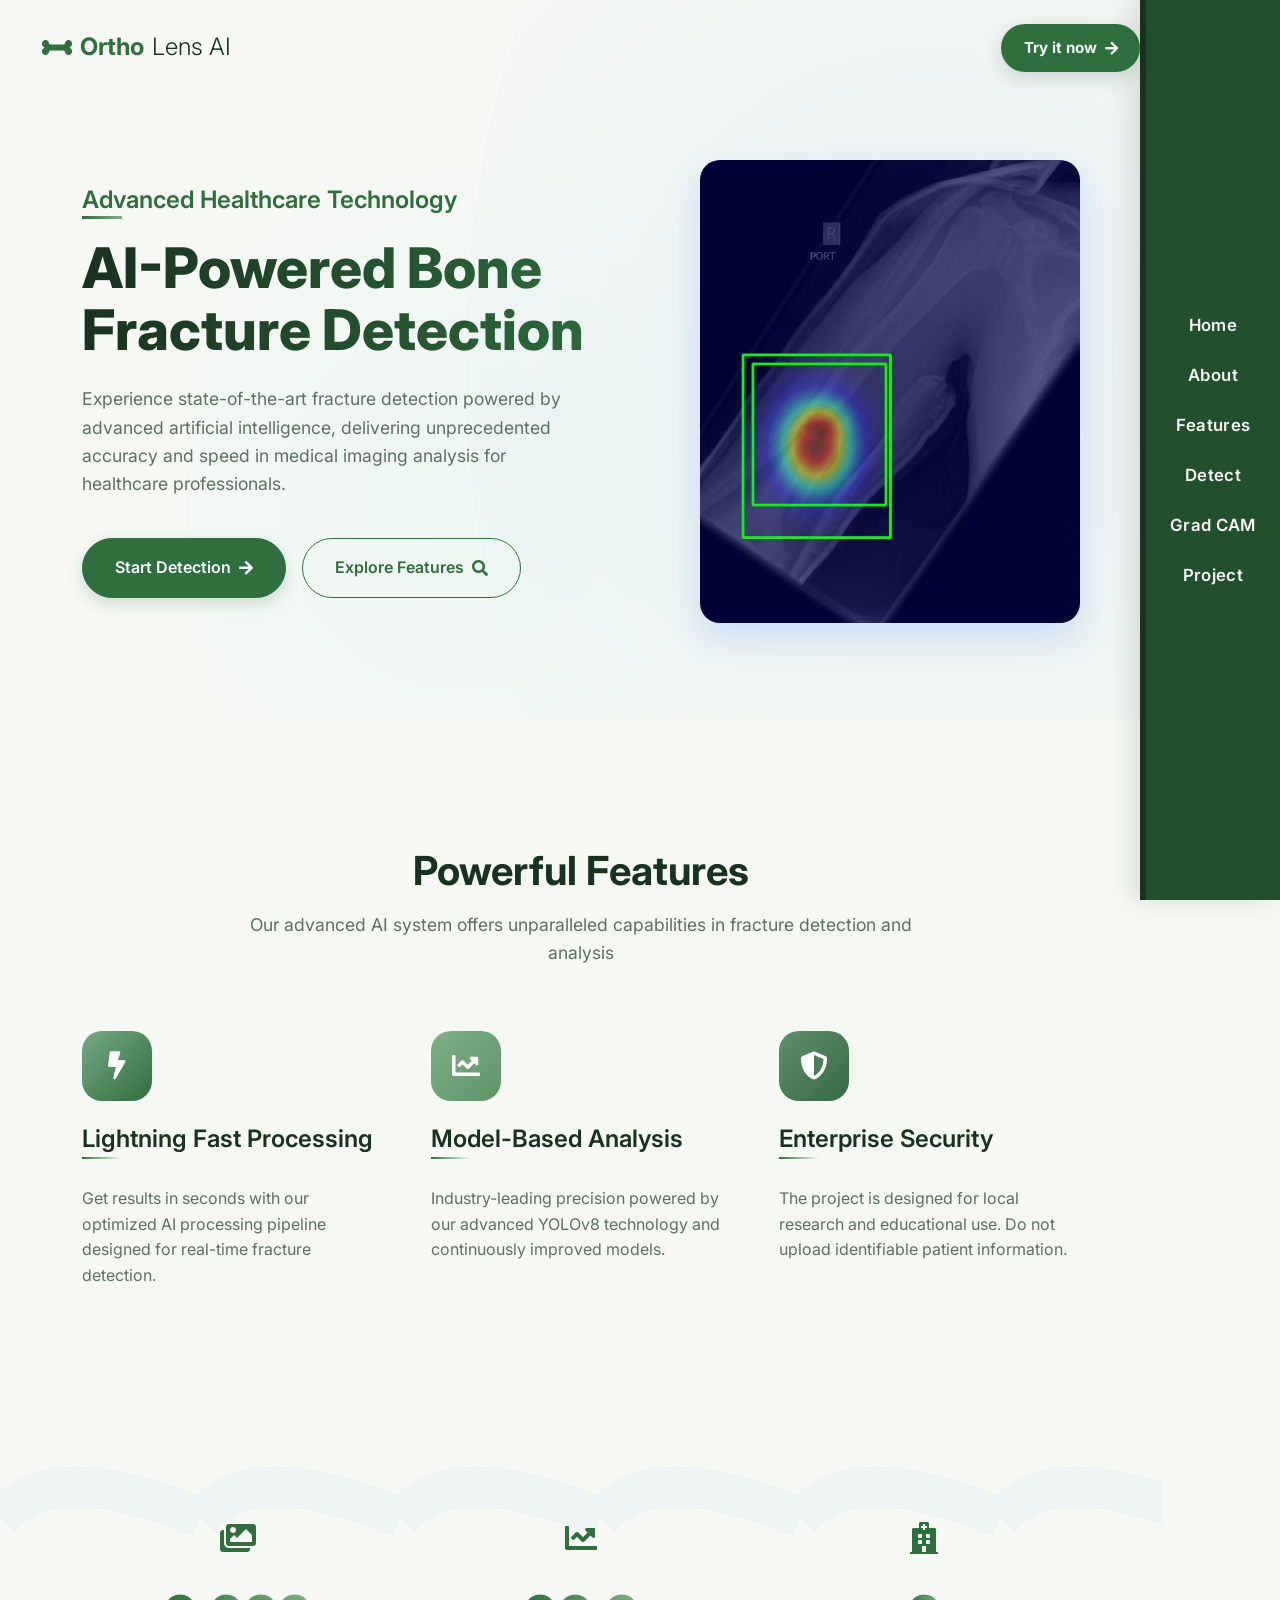
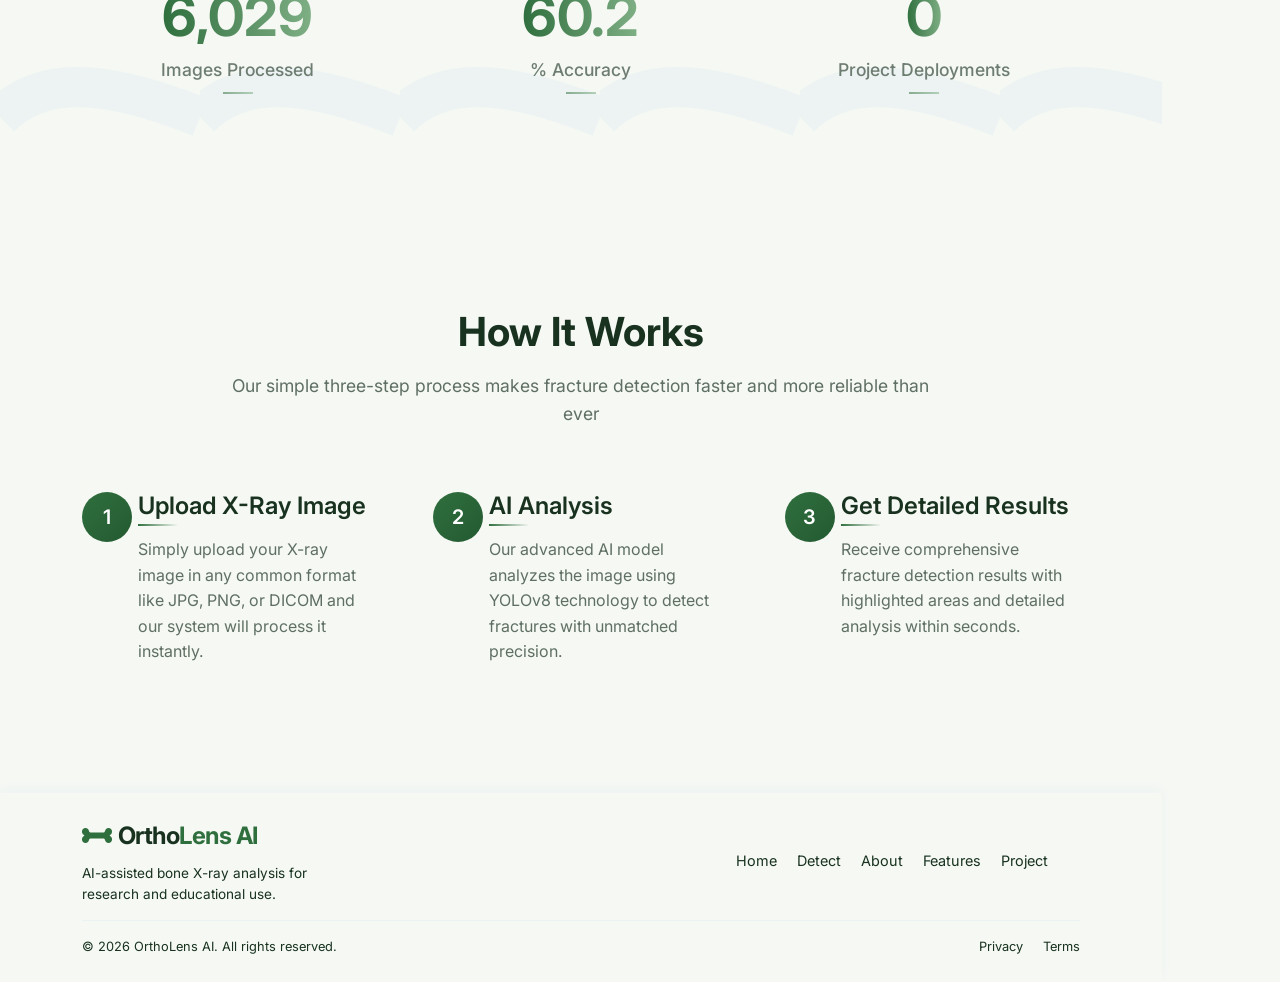
<file: frontend/index.html>
<!DOCTYPE html>
<html lang="en">
  <head>
    <meta charset="UTF-8" />
    <meta name="viewport" content="width=width=device-width, initial-scale=1.0" />
    <title>OrthoLens AI - Home</title>
    <link rel="stylesheet" href="styles.css" />
    <link rel="stylesheet" href="footer-styles.css" />
    <link rel="preconnect" href="https://fonts.googleapis.com">
    <link rel="preconnect" href="https://fonts.gstatic.com" crossorigin>
    <link href="https://fonts.googleapis.com/css2?family=Inter:wght@300;400;500;600;700;800&display=swap" rel="stylesheet">
    <link rel="stylesheet" href="https://cdnjs.cloudflare.com/ajax/libs/font-awesome/5.15.4/css/all.min.css" />
    <style>
      :root {
        --primary: #2F6F3E;
        --primary-dark: #245A31;
        --secondary: #E8F0E8;
        --accent: #7FAF85;
        --text: #18321F;
        --text-light: #5F6F63;
        --surface-1: #FFFFFF;
        --surface-2: #F5F8F3;
        --white: #FFFFFF;
        --heading-font: 'Inter', sans-serif;
        --body-font: 'Inter', sans-serif;
      }
      * {
        margin: 0;
        padding: 0;
        box-sizing: border-box;
      }

      @keyframes fade-in {
        0% { opacity: 0; transform: translateY(20px); }
        100% { opacity: 1; transform: translateY(0); }
      }

      @keyframes slide-in-left {
        0% { opacity: 0; transform: translateX(-30px); }
        100% { opacity: 1; transform: translateX(0); }
      }

      @keyframes slide-in-right {
        0% { opacity: 0; transform: translateX(30px); }
        100% { opacity: 1; transform: translateX(0); }
      }

      @keyframes scale-in {
        0% { opacity: 0; transform: scale(0.9); }
        100% { opacity: 1; transform: scale(1); }
      }

      @keyframes float {
        0% { transform: translateY(0px); }
        50% { transform: translateY(-10px); }
        100% { transform: translateY(0px); }
      }

      @keyframes floating {
        0% {
          transform: translateY(0px) rotate(0deg);
        }
        25% {
          transform: translateY(-15px) rotate(1deg);
        }
        50% {
          transform: translateY(0px) rotate(0deg);
        }
        75% {
          transform: translateY(8px) rotate(-1deg);
        }
        100% {
          transform: translateY(0px) rotate(0deg);
        }
      }
      
      @keyframes shadow-pulse {
        0% {
          transform: scale(1);
          opacity: 0.5;
        }
        25% {
          transform: scale(0.8);
          opacity: 0.3;
        }
        50% {
          transform: scale(1);
          opacity: 0.5;
        }
        75% {
          transform: scale(1.2);
          opacity: 0.7;
        }
        100% {
          transform: scale(1);
          opacity: 0.5;
        }
      }

      body {
        font-family: var(--body-font);
        background-color: var(--surface-2);
        color: var(--text);
        line-height: 1.6;
        overflow-x: hidden;
        margin: 0;
      }

      /* HEADER AND NAVIGATION - Make it consistent with other pages */
      .header {
        position: fixed;
        top: 0;
        left: 0;
        width: 100%;
        z-index: 1000;
        transition: background-color 0.3s ease, box-shadow 0.3s ease;
        padding: 1rem 0;
        background-color: var(--surface-2);
      }

      .header.scrolled {
        background-color: var(--surface-2);
        backdrop-filter: blur(10px);
        box-shadow: 0 4px 20px rgba(0, 0, 0, 0.06);
      }
      
      .container {
        width: 90%;
        max-width: 1400px;
        margin: 0 auto;
      }

      .nav-container {
        display: flex;
        justify-content: space-between;
        align-items: center;
      }

      .logo {
        font-weight: 700;
        font-size: 1.5rem;
        color: var(--primary);
        text-decoration: none;
        display: flex;
        align-items: center;
        gap: 0.5rem;
      }

      .logo span {
        font-weight: 300;
        color: var(--text);
      }

      .nav-links {
        display: flex;
        gap: 2rem;
        align-items: center;
      }

      .nav-links a {
        color: var(--text);
        text-decoration: none;
        font-weight: 500;
        font-size: 1rem;
        transition: color 0.3s ease;
        position: relative;
      }

      .nav-links a::after {
        content: '';
        position: absolute;
        bottom: -5px;
        left: 0;
        width: 0;
        height: 2px;
        background-color: var(--primary);
        transition: width 0.3s ease;
      }

      .nav-links a:hover {
        color: var(--primary);
      }

      .nav-links a:hover::after {
        width: 100%;
      }

      .active-indicator {
        display: block;
        position: absolute;
        bottom: -5px;
        left: 0;
        width: 100%;
        height: 2px;
        background-color: var(--primary);
      }

      .cta-button {
        background-color: var(--primary);
        color: var(--white);
        border: none;
        border-radius: 50px;
        padding: 0.75rem 1.5rem;
        font-weight: 600;
        cursor: pointer;
        transition: transform 0.3s ease, background-color 0.3s ease, box-shadow 0.3s ease;
        box-shadow: 0 4px 15px rgba(0, 98, 255, 0.15);
        display: inline-flex;
        align-items: center;
        gap: 0.5rem;
        text-decoration: none;
      }

      .cta-button:hover {
        background-color: var(--primary-dark);
        transform: translateY(-2px);
        box-shadow: 0 6px 20px rgba(0, 98, 255, 0.2);
      }

      .mobile-menu-button {
        display: none;
        background: none;
        border: none;
        color: var(--text);
        font-size: 1.5rem;
        cursor: pointer;
      }

      /* HERO SECTION - Make top padding consistent with fixed header */
      .hero {
        padding-top: 10rem;
        padding-bottom: 6rem;
        position: relative;
        overflow: hidden;
      }

      .hero-bg {
        position: absolute;
        top: -50%;
        right: -20%;
        width: 80%;
        height: 200%;
        background: radial-gradient(circle at center, rgba(0, 98, 255, 0.05) 0%, rgba(234, 239, 255, 0) 70%);
        border-radius: 50%;
        z-index: -1;
        animation: float 10s ease-in-out infinite;
      }
      
      .hero-bg::after {
        content: '';
        position: absolute;
        top: 30%;
        left: -30%;
        width: 60%;
        height: 60%;
        background: radial-gradient(circle at center, rgba(0, 209, 255, 0.03) 0%, rgba(234, 239, 255, 0) 70%);
        border-radius: 50%;
        z-index: -1;
        animation: float 15s ease-in-out infinite reverse;
      }

      .hero-grid {
        display: grid;
        grid-template-columns: 1.2fr 0.8fr;
        gap: 3rem;
        align-items: center;
      }

      .hero-content {
        animation: fade-in 1s ease forwards;
      }

      .hero-heading {
        font-size: 3.5rem;
        line-height: 1.1;
        margin-bottom: 1.5rem;
        font-family: var(--heading-font);
        font-weight: 800;
        background: linear-gradient(90deg, var(--text) 0%, var(--primary) 100%);
        -webkit-background-clip: text;
        -webkit-text-fill-color: transparent;
      }

      .hero-subheading {
        font-size: 1.5rem;
        color: var(--primary);
        margin-bottom: 1.5rem;
        font-weight: 600;
        position: relative;
        display: inline-block;
      }
      
      .hero-subheading::after {
        content: "";
        position: absolute;
        bottom: -5px;
        left: 0;
        width: 40px;
        height: 3px;
        background: linear-gradient(90deg, var(--primary) 0%, var(--accent) 100%);
      }

      .hero-description {
        font-size: 1.1rem;
        color: var(--text-light);
        margin-bottom: 2.5rem;
        max-width: 90%;
      }

      .hero-buttons {
        display: flex;
        gap: 1rem;
      }

      .hero-image-container {
        display: flex;
        justify-content: center;
        align-items: center;
        position: relative;
      }

      .hero-image {
        max-width: 100%;
        height: auto;
        border-radius: 20px;
        box-shadow: 0 15px 35px rgba(0, 98, 255, 0.15);
        animation: floating 6s ease-in-out infinite;
        transition: all 0.3s ease;
      }
      
      .hero-image::after {
        content: '';
        position: absolute;
        width: 90%;
        height: 10px;
        bottom: -10px;
        left: 5%;
        border-radius: 50%;
        background: rgba(0, 0, 0, 0.1);
        filter: blur(5px);
        animation: shadow-pulse 6s ease-in-out infinite;
      }

      /* FEATURES SECTION - Redesigned without cards */
      .features {
        padding: 8rem 0;
        position: relative;
      }

      .section-title {
        font-size: 2.5rem;
        margin-bottom: 1rem;
        text-align: center;
        font-weight: 700;
      }

      .section-description {
        font-size: 1.1rem;
        color: var(--text-light);
        text-align: center;
        max-width: 700px;
        margin: 0 auto 4rem;
      }

      .features-grid {
        display: grid;
        grid-template-columns: repeat(3, 1fr);
        gap: 3rem;
      }

      .feature {
        position: relative;
        opacity: 0;
        transform: translateY(20px);
        transition: transform 0.3s ease;
        display: flex;
        flex-direction: column;
      }
      
      .feature:hover {
        transform: translateY(-5px);
      }

      .feature-icon {
        display: inline-flex;
        align-items: center;
        justify-content: center;
        width: 70px;
        height: 70px;
        border-radius: 20px;
        margin-bottom: 1.5rem;
        font-size: 1.75rem;
        color: var(--white);
        position: relative;
      }

      .feature:nth-child(1) .feature-icon {
        background: linear-gradient(135deg, #78A982, #2F6F3E);
      }

      .feature:nth-child(2) .feature-icon {
        background: linear-gradient(135deg, #7FAF85, #5F9469);
      }

      .feature:nth-child(3) .feature-icon {
        background: linear-gradient(135deg, #628D6B, #356B42);
      }

      .feature-title {
        font-size: 1.5rem;
        margin-bottom: 1rem;
        font-weight: 600;
        color: var(--text);
        position: relative;
      }
      
      .feature-title::after {
        content: '';
        position: absolute;
        bottom: -5px;
        left: 0;
        width: 40px;
        height: 2px;
        background: linear-gradient(90deg, var(--primary), transparent);
      }

      .feature-description {
        color: var(--text-light);
        font-size: 1rem;
        line-height: 1.6;
        margin-top: 1rem;
      }

      /* STATISTICS SECTION - Redesigned without card style */
      .stats {
        padding: 4rem 0;
        position: relative;
        background: url('data:image/svg+xml;utf8,<svg width="100" height="100" viewBox="0 0 100 100" xmlns="http://www.w3.org/2000/svg"><path d="M0 50 C20 30, 50 30, 100 50" stroke="rgba(0,98,255,0.03)" fill="none" stroke-width="20"/></svg>');
        background-size: 200px;
      }

      .stats-container {
        background: none;
        border-radius: 0;
        padding: 0;
        color: var(--text);
        display: flex;
        justify-content: space-between;
        gap: 2rem;
        text-align: center;
        box-shadow: none;
      }

      .stat-item {
        opacity: 0;
        transform: translateY(20px);
        position: relative;
        flex: 1;
        display: flex;
        flex-direction: column;
        align-items: center;
        padding: 2rem 0;
      }
      
      .stat-item::after {
        content: "";
        position: absolute;
        top: 15%;
        right: 0;
        height: 70%;
        width: 1px;
        background: linear-gradient(to bottom, transparent, var(--primary-light), transparent);
        opacity: 0.5;
      }
      
      .stat-item:last-child::after {
        display: none;
      }
      
      .stat-icon {
        margin-bottom: 1.5rem;
        font-size: 2rem;
        color: var(--primary);
      }

      .stat-number {
        font-size: 3.5rem;
        font-weight: 700;
        line-height: 1;
        margin-bottom: 0.75rem;
        background: linear-gradient(90deg, var(--primary) 0%, var(--accent) 100%);
        -webkit-background-clip: text;
        -webkit-text-fill-color: transparent;
      }

      .stat-label {
        font-size: 1.1rem;
        color: var(--text-light);
        font-weight: 500;
        position: relative;
      }
      
      .stat-label::after {
        content: "";
        position: absolute;
        bottom: -10px;
        left: 50%;
        transform: translateX(-50%);
        width: 30px;
        height: 2px;
        background: linear-gradient(90deg, var(--primary), var(--accent));
        opacity: 0.6;
      }

      /* WORKFLOW SECTION - Redesigned without cards */
      .workflow {
        padding: 8rem 0;
        position: relative;
        overflow: hidden;
      }

      .workflow-grid {
        display: flex;
        justify-content: space-between;
        gap: 3.5rem;
        position: relative;
        counter-reset: workflow-counter;
        margin-top: 3rem;
      }

      .workflow-item {
        flex: 1;
        position: relative;
        padding-left: 3.5rem;
        opacity: 0;
        transform: translateY(20px);
        transition: transform 0.3s ease;
      }
      
      .workflow-item:hover {
        transform: translateY(-5px);
      }

      .workflow-item:before {
        counter-increment: workflow-counter;
        content: counter(workflow-counter);
        position: absolute;
        left: 0;
        top: 0;
        width: 50px;
        height: 50px;
        background: linear-gradient(135deg, var(--primary) 0%, var(--primary-dark) 100%);
        color: var(--white);
        border-radius: 50%;
        display: flex;
        align-items: center;
        justify-content: center;
        font-weight: 600;
        font-size: 1.25rem;
      }

      .workflow-title {
        font-size: 1.5rem;
        margin-bottom: 1rem;
        font-weight: 600;
        color: var(--text);
        position: relative;
      }
      
      .workflow-title::after {
        content: "";
        position: absolute;
        bottom: -5px;
        left: 0;
        width: 40px;
        height: 2px;
        background: linear-gradient(90deg, var(--primary), transparent);
      }

      .workflow-description {
        color: var(--text-light);
        font-size: 1rem;
        line-height: 1.6;
        text-align: left;
      }

      .workflow-connect {
        position: absolute;
        top: 25px;
        left: 50%;
        transform: translateX(-50%);
        height: 1px;
        width: 50%;
        background: linear-gradient(to right, 
          transparent, 
          var(--primary-light) 20%, 
          var(--primary-light) 80%, 
          transparent
        );
        opacity: 0.4;
      }

      /* TESTIMONIALS SECTION - Enhanced Design with Indian Doctors */
      .testimonials {
        padding: 8rem 0;
        background-color: var(--surface-2);
        position: relative;
      }
      
      .testimonials::before {
        content: "";
        position: absolute;
        top: 0;
        left: 0;
        width: 100%;
        height: 100%;
        background: url('data:image/svg+xml;utf8,<svg width="100" height="100" viewBox="0 0 100 100" xmlns="http://www.w3.org/2000/svg"><path d="M25,30 Q35,20 45,30 T65,30" stroke="rgba(0,98,255,0.03)" fill="none" stroke-width="4"/></svg>');
        opacity: 0.5;
        z-index: 0;
      }

      .testimonials-grid {
        display: grid;
        grid-template-columns: repeat(2, 1fr);
        gap: 2.5rem;
        position: relative;
        z-index: 1;
      }

      .testimonial {
        background: var(--surface-1);
        border-radius: 16px;
        padding: 2.5rem 2rem;
        box-shadow: 0 10px 35px rgba(0, 0, 0, 0.03);
        position: relative;
        opacity: 0;
        transform: translateY(20px);
        transition: transform 0.3s ease, box-shadow 0.3s ease;
      }
      
      .testimonial:hover {
        transform: translateY(-5px);
        box-shadow: 0 15px 35px rgba(0, 98, 255, 0.1);
      }

      .testimonial-quote {
        font-size: 1.15rem;
        color: var(--text);
        margin-bottom: 1.75rem;
        font-weight: 500;
        line-height: 1.7;
        position: relative;
      }

      .testimonial-quote::before {
        content: '"';
        position: absolute;
        top: -30px;
        left: -10px;
        font-size: 6rem;
        color: rgba(0, 98, 255, 0.07);
        font-family: serif;
        line-height: 1;
      }

      .testimonial-author {
        display: flex;
        align-items: center;
        gap: 1rem;
        margin-top: 1rem;
        position: relative;
      }
      
      .testimonial-author::before {
        content: "";
        position: absolute;
        top: -15px;
        left: 0;
        width: 40px;
        height: 2px;
        background: linear-gradient(90deg, var(--primary) 0%, var(--accent) 100%);
        opacity: 0.5;
      }

      .testimonial-avatar {
        width: 60px;
        height: 60px;
        border-radius: 12px;
        background: linear-gradient(135deg, var(--primary) 0%, var(--accent) 100%);
        color: var(--white);
        display: flex;
        align-items: center;
        justify-content: center;
        font-weight: 600;
        font-size: 1.4rem;
      }

      .testimonial-info {
        flex: 1;
      }

      .testimonial-name {
        font-weight: 700;
        font-size: 1.15rem;
        margin-bottom: 0.25rem;
        color: var(--text);
      }

      .testimonial-role {
        color: var(--primary);
        font-size: 0.9rem;
        font-weight: 500;
      }
      
      .testimonial-hospital {
        color: var(--text-light);
        font-size: 0.85rem;
        margin-top: 0.25rem;
      }

      /* SUCCESS STORIES SECTION - Enhanced Card Design */
      .success-stories {
        padding: 8rem 0;
        position: relative;
        background-color: var(--surface-2);
        overflow: hidden;
      }
      
      .success-stories-bg {
        position: absolute;
        top: 0;
        left: 0;
        width: 100%;
        height: 100%;
        background: url('data:image/svg+xml;utf8,<svg width="60" height="60" viewBox="0 0 60 60" xmlns="http://www.w3.org/2000/svg"><path d="M15 15 L45 15 L45 45 L15 45 Z" stroke="rgba(0,98,255,0.03)" fill="none" stroke-width="1"/></svg>');
        opacity: 0.3;
        z-index: 0;
      }
      
      .success-stories-header {
        text-align: center;
        position: relative;
        margin-bottom: 4rem;
      }
      
      .success-stories-title {
        font-size: 2.5rem;
        margin-bottom: 1rem;
        font-weight: 700;
        color: var(--text);
        position: relative;
        display: inline-block;
      }
      
      .success-stories-title::after {
        content: "";
        position: absolute;
        bottom: -10px;
        left: 50%;
        transform: translateX(-50%);
        width: 80px;
        height: 3px;
        background: linear-gradient(90deg, var(--primary), var(--accent));
      }
      
      .success-stories-subtitle {
        font-size: 1.1rem;
        color: var(--text-light);
        max-width: 700px;
        margin: 1.5rem auto 0;
      }

      .success-stories-grid {
        display: grid;
        grid-template-columns: repeat(3, 1fr);
        gap: 2.5rem;
        position: relative;
        z-index: 1;
      }
      
      .success-story {
        background: linear-gradient(145deg, var(--surface-1), #f8faff);
        border-radius: 20px;
        overflow: hidden;
        box-shadow: 0 15px 35px rgba(0, 0, 0, 0.05);
        transition: all 0.4s cubic-bezier(0.175, 0.885, 0.32, 1.275);
        opacity: 0;
        transform: translateY(20px);
        position: relative;
        height: 100%;
        display: flex;
        flex-direction: column;
      }
      
      .success-story:hover {
        transform: translateY(-10px);
        box-shadow: 0 25px 50px rgba(0, 98, 255, 0.15);
      }
      
      .success-story-content {
        padding: 2rem;
        flex: 1;
        display: flex;
        flex-direction: column;
      }
      
      .success-story-meta {
        display: flex;
        justify-content: space-between;
        align-items: center;
        margin-bottom: 1.5rem;
      }
      
      .success-story-tag {
        background: linear-gradient(135deg, var(--primary), var(--primary-dark));
        color: var(--white);
        padding: 0.5rem 1rem;
        border-radius: 50px;
        font-size: 0.8rem;
        font-weight: 600;
        letter-spacing: 0.5px;
        box-shadow: 0 4px 10px rgba(0, 98, 255, 0.2);
        display: inline-block;
      }
      
      .success-story-date {
        color: var(--primary);
        font-size: 0.9rem;
        font-weight: 500;
        display: flex;
        align-items: center;
      }
      
      .success-story-date i {
        margin-right: 0.4rem;
        font-size: 0.8rem;
      }
      
      .success-story-title {
        font-size: 1.4rem;
        font-weight: 700;
        margin-bottom: 1rem;
        color: var(--text);
        line-height: 1.4;
        transition: color 0.3s ease;
        position: relative;
      }
      
      .success-story:hover .success-story-title {
        color: var(--primary);
      }
      
      .success-story-title::after {
        content: "";
        position: absolute;
        bottom: -8px;
        left: 0;
        width: 0;
        height: 2px;
        background: linear-gradient(90deg, var(--primary), var(--accent));
        transition: width 0.3s ease;
      }
      
      .success-story:hover .success-story-title::after {
        width: 50px;
      }
      
      .success-story-excerpt {
        font-size: 0.95rem;
        color: var(--text-light);
        margin-bottom: 1.5rem;
        line-height: 1.7;
        flex-grow: 1;
      }
      
      .success-story-stats {
        display: flex;
        justify-content: space-between;
        border-top: 1px solid rgba(0, 0, 0, 0.05);
        padding-top: 1.25rem;
        margin-top: auto;
      }
      
      .success-story-stat {
        display: flex;
        flex-direction: column;
        align-items: center;
        position: relative;
        transition: transform 0.3s ease;
      }
      
      .success-story:hover .success-story-stat {
        transform: translateY(-5px);
      }
      
      .success-story-stat:first-child::after {
        content: "";
        position: absolute;
        top: 0;
        right: -25%;
        height: 100%;
        width: 1px;
        background: linear-gradient(to bottom, transparent, rgba(0, 98, 255, 0.1), transparent);
      }
      
      .success-story-stat-value {
        font-weight: 800;
        font-size: 1.6rem;
        color: var(--primary);
        margin-bottom: 0.25rem;
        background: linear-gradient(90deg, var(--primary), var(--accent));
        -webkit-background-clip: text;
        -webkit-text-fill-color: transparent;
      }
      
      .success-story-stat-label {
        font-size: 0.8rem;
        color: var(--text-light);
        font-weight: 500;
      }
      
      .success-story-link {
        position: absolute;
        bottom: 0;
        right: 0;
        background: var(--primary);
        color: var(--white);
        width: 40px;
        height: 40px;
        display: flex;
        align-items: center;
        justify-content: center;
        border-radius: 20px 0 0 0;
        transition: all 0.3s ease;
        opacity: 0;
        transform: translate(100%, 100%);
      }
      
      .success-story:hover .success-story-link {
        opacity: 1;
        transform: translate(0, 0);
      }
      
      .success-stories-cta {
        margin-top: 4rem;
        text-align: center;
      }
      
      .btn-success-stories {
        background: linear-gradient(135deg, var(--primary) 0%, var(--primary-dark) 100%);
        color: var(--white);
        border: none;
        border-radius: 50px;
        padding: 1rem 2.5rem;
        font-weight: 600;
        font-size: 1.1rem;
        cursor: pointer;
        transition: all 0.3s ease;
        box-shadow: 0 10px 20px rgba(0, 98, 255, 0.15);
        display: inline-flex;
        align-items: center;
        gap: 0.75rem;
        text-decoration: none;
        position: relative;
        overflow: hidden;
      }
      
      .btn-success-stories::before {
        content: "";
        position: absolute;
        top: 0;
        left: -100%;
        width: 100%;
        height: 100%;
        background: linear-gradient(90deg, transparent, rgba(255, 255, 255, 0.2), transparent);
        transition: left 0.7s ease;
      }
      
      .btn-success-stories:hover {
        transform: translateY(-3px);
        box-shadow: 0 15px 30px rgba(0, 98, 255, 0.2);
      }
      
      .btn-success-stories:hover::before {
        left: 100%;
      }
      
      @media (max-width: 1200px) {
        .success-stories-grid {
          grid-template-columns: repeat(2, 1fr);
        }
      }
      
      @media (max-width: 768px) {
        .success-stories-grid {
          grid-template-columns: 1fr;
        }
        
        .success-story {
          max-width: 500px;
          margin: 0 auto;
        }
      }



      /* RESPONSIVE STYLES */
      @media (max-width: 1200px) {
        .hero-heading {
          font-size: 3rem;
        }
        
        .features-grid,
        .workflow-grid {
          grid-template-columns: repeat(2, 1fr);
        }
        
        .stats-container {
          padding: 3rem 2rem;
        }
      }

      @media (max-width: 992px) {
        .hero-grid {
          grid-template-columns: 1fr;
        }
        
        .hero-heading {
          font-size: 2.5rem;
        }
        
        .nav-links {
          display: none;
        }
        
        .mobile-menu-button {
          display: block;
        }
        
        .mobile-nav {
          position: fixed;
          top: 0;
          left: 0;
          width: 100%;
          height: 100vh;
          background-color: var(--white);
          display: flex;
          flex-direction: column;
          padding: 2rem;
          transform: translateY(-100%);
          transition: transform 0.3s ease;
          z-index: 1001;
        }
        
        .mobile-nav.active {
          transform: translateY(0);
        }
        
        .mobile-nav-header {
          display: flex;
          justify-content: space-between;
          align-items: center;
          margin-bottom: 2rem;
        }
        
        .mobile-nav-close {
          background: none;
          border: none;
          font-size: 1.5rem;
          cursor: pointer;
        }
        
        .mobile-nav-links {
          display: flex;
          flex-direction: column;
          gap: 1.5rem;
        }
        
        .mobile-nav-links a {
          color: var(--text);
          text-decoration: none;
          font-size: 1.2rem;
          font-weight: 600;
        }
        
        .footer-grid {
          grid-template-columns: repeat(2, 1fr);
        }
      }

      @media (max-width: 768px) {
        .hero-heading {
          font-size: 2.2rem;
        }
        
        .features-grid,
        .workflow-grid,
        .testimonials-grid,
        .stats-container {
          grid-template-columns: 1fr;
        }
        
        .stats-container {
          padding: 2.5rem 1.5rem;
        }
        
        .section-title {
          font-size: 2rem;
        }
        
        .workflow-connect {
          display: none;
        }
        
        .footer-bottom {
          flex-direction: column;
          gap: 1rem;
          text-align: center;
        }
        
        .footer-legal {
          justify-content: center;
        }
      }

      @media (max-width: 480px) {
        .hero-buttons {
          flex-direction: column;
          gap: 1rem;
        }
        
        .footer-grid {
          grid-template-columns: 1fr;
        }
        
        .cta-container {
          padding: 3rem 1.5rem;
        }
        
        .cta-title {
          font-size: 2rem;
        }
      }
    </style>
      <style>
  .hero-buttons .btn-primary {
    background: #2F6F3E !important;
    color: #FFFFFF !important;
    border: 1px solid #2F6F3E !important;
    box-shadow: 0 6px 16px rgba(47, 111, 62, 0.18) !important;
  }

  .hero-buttons .btn-primary:hover {
    background: #245A31 !important;
    border-color: #245A31 !important;
    transform: translateY(-2px);
  }

  .hero-buttons .btn-secondary {
    background: transparent !important;
    color: #2F6F3E !important;
    border: 1px solid #2F6F3E !important;
  }

  .hero-buttons .btn-secondary:hover {
    background: #E8F0E8 !important;
    color: #245A31 !important;
    transform: translateY(-2px);
  }
</style>
  </head>

  <body>
    <!-- NAVIGATION -->
    <div id="nav-placeholder"></div>

    <!-- HERO SECTION -->
    <section class="hero">
      <div class="hero-bg"></div>
      <div class="container hero-grid">
        <div class="hero-content">
          <h2 class="hero-subheading">Advanced Healthcare Technology</h2>
          <h1 class="hero-heading">AI-Powered Bone Fracture Detection</h1>
          <p class="hero-description">
            Experience state-of-the-art fracture detection powered by advanced artificial intelligence, 
            delivering unprecedented accuracy and speed in medical imaging analysis for healthcare professionals.
          </p>
          <div class="hero-buttons">
            <a href="detect.html" class="btn-primary">
              Start Detection <i class="fas fa-arrow-right"></i>
            </a>
            <a href="features.html" class="btn-secondary">
              Explore Features <i class="fas fa-search"></i>
            </a>
          </div>
        </div>
        <div class="hero-image-container">
          <img src="images/ai-fracture-detection.jpg" alt="AI-Powered Bone Fracture Detection Illustration" class="hero-image">
        </div>
      </div>
    </section>

    <!-- FEATURES SECTION -->
    <section class="features">
      <div class="container">
        <h2 class="section-title">Powerful Features</h2>
        <p class="section-description">
          Our advanced AI system offers unparalleled capabilities in fracture detection and analysis
        </p>
        <div class="features-grid">
          <div class="feature" data-aos="fade-up" data-aos-delay="100">
            <div class="feature-icon">
              <i class="fas fa-bolt"></i>
            </div>
            <h3 class="feature-title">Lightning Fast Processing</h3>
            <p class="feature-description">
              Get results in seconds with our optimized AI processing pipeline designed for real-time fracture detection.
            </p>
          </div>
          <div class="feature" data-aos="fade-up" data-aos-delay="200">
            <div class="feature-icon">
              <i class="fas fa-chart-line"></i>
            </div>
            <h3 class="feature-title">Model-Based Analysis</h3>
            <p class="feature-description">
              Industry-leading precision powered by our advanced YOLOv8 technology and continuously improved models.
            </p>
          </div>
          <div class="feature" data-aos="fade-up" data-aos-delay="300">
            <div class="feature-icon">
              <i class="fas fa-shield-alt"></i>
            </div>
            <h3 class="feature-title">Enterprise Security</h3>
            <p class="feature-description">
              The project is designed for local research and educational use. Do not upload identifiable patient information.
            </p>
          </div>
        </div>
      </div>
    </section>

    <!-- STATISTICS SECTION -->
    <section class="stats">
      <div class="container">
        <div class="stats-container">
          <div class="stat-item" data-aos="fade-up" data-aos-delay="100">
            <div class="stat-icon"><i class="fas fa-images"></i></div>
            <div class="stat-number" data-target="10000">0</div>
            <div class="stat-label">Images Processed</div>
          </div>
          <div class="stat-item" data-aos="fade-up" data-aos-delay="200">
            <div class="stat-icon"><i class="fas fa-chart-line"></i></div>
            <div class="stat-number" data-target="99.8">0</div>
            <div class="stat-label">% Accuracy</div>
          </div>
          <div class="stat-item" data-aos="fade-up" data-aos-delay="300">
            <div class="stat-icon"><i class="fas fa-hospital"></i></div>
            <div class="stat-number" data-target="1">0</div>
            <div class="stat-label">Project Deployments</div>
          </div>
        </div>
      </div>
    </section>

    <!-- WORKFLOW SECTION -->
    <section class="workflow">
      <div class="container">
        <h2 class="section-title">How It Works</h2>
        <p class="section-description">
          Our simple three-step process makes fracture detection faster and more reliable than ever
        </p>
        <div class="workflow-grid">
          <div class="workflow-connect"></div>
          <div class="workflow-connect"></div>
          <div class="workflow-item" data-aos="fade-right" data-aos-delay="100">
            <h3 class="workflow-title">Upload X-Ray Image</h3>
            <p class="workflow-description">
              Simply upload your X-ray image in any common format like JPG, PNG, or DICOM and our system will process it instantly.
            </p>
          </div>
          <div class="workflow-item" data-aos="fade-right" data-aos-delay="200">
            <h3 class="workflow-title">AI Analysis</h3>
            <p class="workflow-description">
              Our advanced AI model analyzes the image using YOLOv8 technology to detect fractures with unmatched precision.
            </p>
          </div>
          <div class="workflow-item" data-aos="fade-right" data-aos-delay="300">
            <h3 class="workflow-title">Get Detailed Results</h3>
            <p class="workflow-description">
              Receive comprehensive fracture detection results with highlighted areas and detailed analysis within seconds.
            </p>
          </div>
        </div>
      </div>
    </section>

    <!-- FOOTER -->
    <div id="footer-placeholder"></div>

    <!-- Font Awesome -->
    <link rel="stylesheet" href="https://cdnjs.cloudflare.com/ajax/libs/font-awesome/5.15.4/css/all.min.css" />

    <!-- Scripts -->
    <script src="nav-handler.js"></script>
    <script src="footer-handler.js"></script>
    <script>
      // Intersection Observer for animations
      const fadeElements = document.querySelectorAll('.feature, .stat-item, .workflow-item, .testimonial, .success-story');
      const observer = new IntersectionObserver((entries) => {
        entries.forEach(entry => {
          if (entry.isIntersecting) {
            entry.target.style.opacity = '1';
            entry.target.style.transform = 'translateY(0)';
            observer.unobserve(entry.target);
          }
        });
      }, { threshold: 0.1 });

      fadeElements.forEach(element => {
        observer.observe(element);
      });

      // Stats counter animation
      const statsSection = document.querySelector('.stats');
      const statNumbers = document.querySelectorAll('.stat-number');
      let animated = false;

      const statsObserver = new IntersectionObserver((entries) => {
        if (entries[0].isIntersecting && !animated) {
          animated = true;
          animateNumbers();
        }
      }, { threshold: 0.5 });

      if (statsSection) {
        statsObserver.observe(statsSection);
      }

      function animateNumbers() {
        statNumbers.forEach(statNumber => {
          const target = parseFloat(statNumber.dataset.target);
          const duration = 2000; 
          const startTime = performance.now();
          
          function updateNumber(currentTime) {
            const elapsed = currentTime - startTime;
            const progress = Math.min(elapsed / duration, 1);
            const easing = 1 - Math.pow(1 - progress, 3); // Cubic ease-out
            
            const currentValue = easing * target;
            
            if (Number.isInteger(target)) {
              statNumber.textContent = Math.floor(currentValue).toLocaleString();
            } else {
              statNumber.textContent = currentValue.toFixed(1);
            }
            
            if (progress < 1) {
              requestAnimationFrame(updateNumber);
            } else {
              statNumber.textContent = target.toString();
            }
          }
          
          requestAnimationFrame(updateNumber);
        });
      }
    </script>
  </body>
</html>
</file>
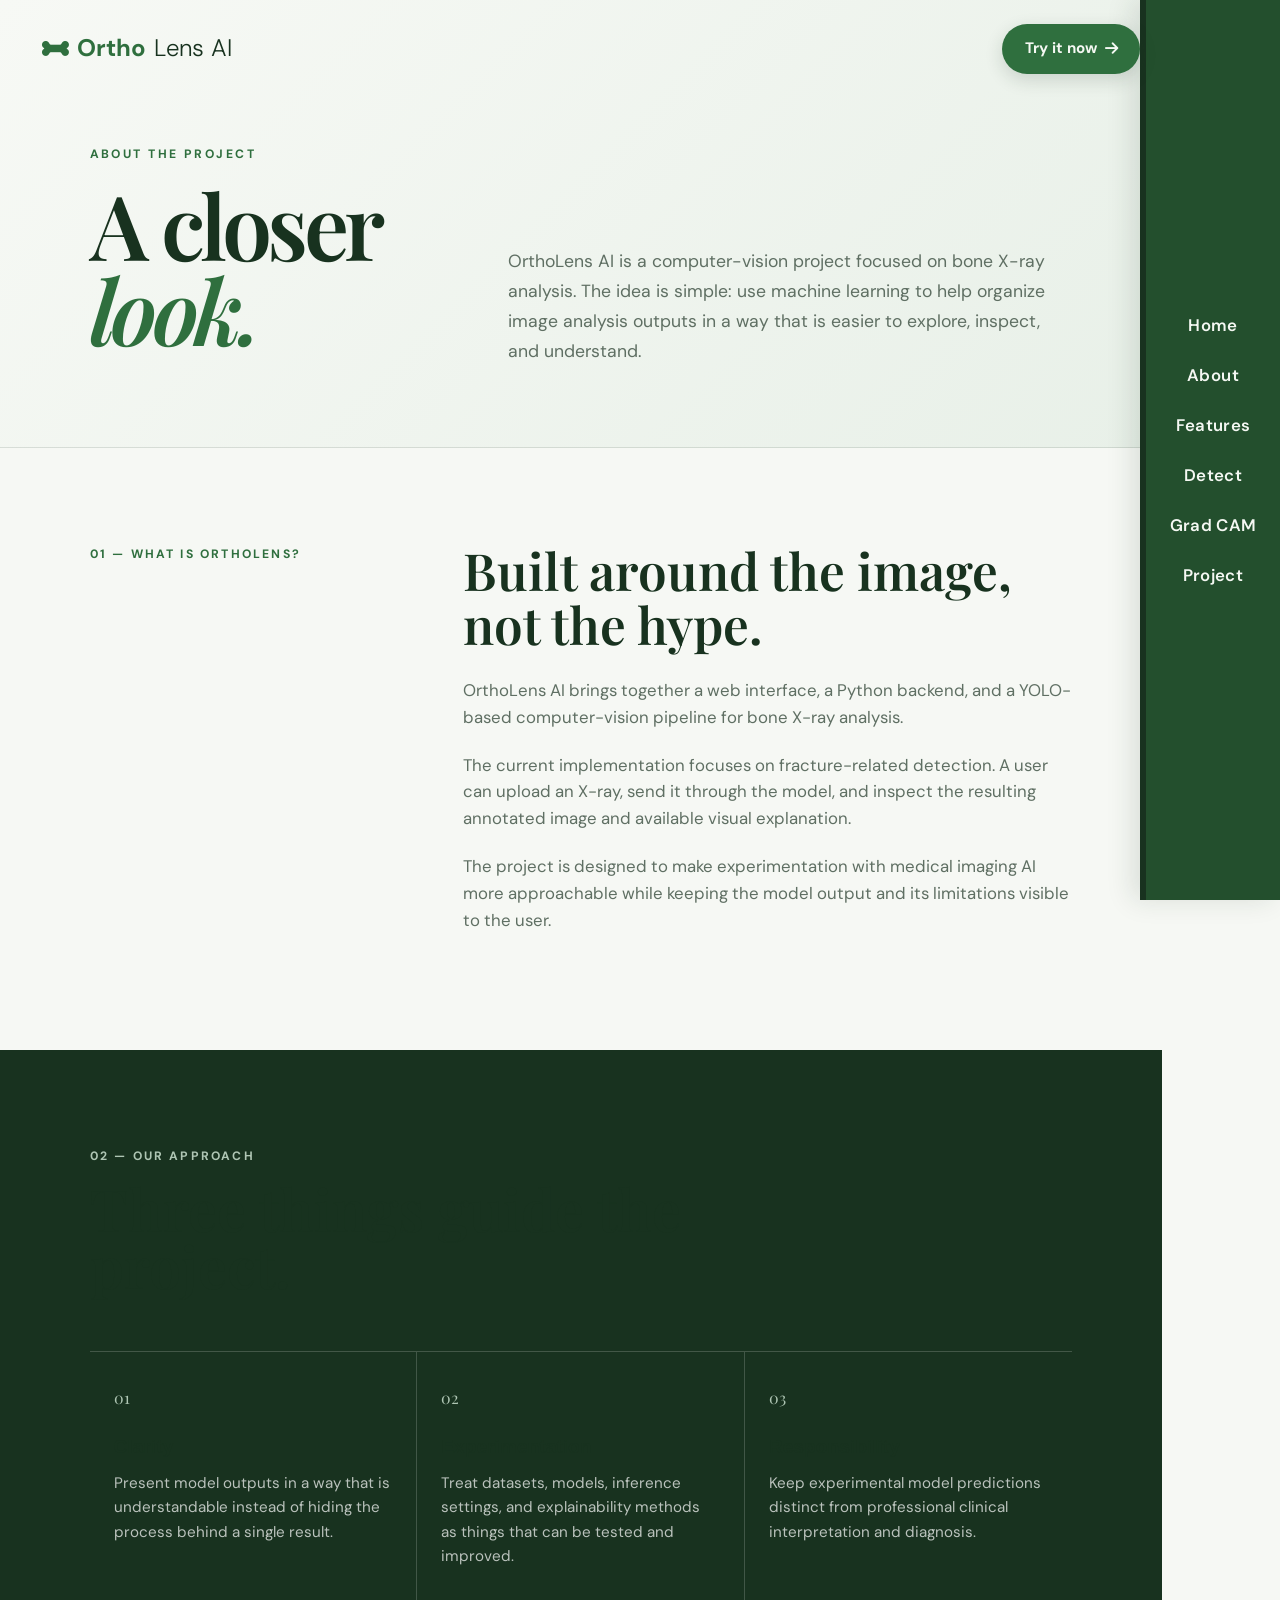
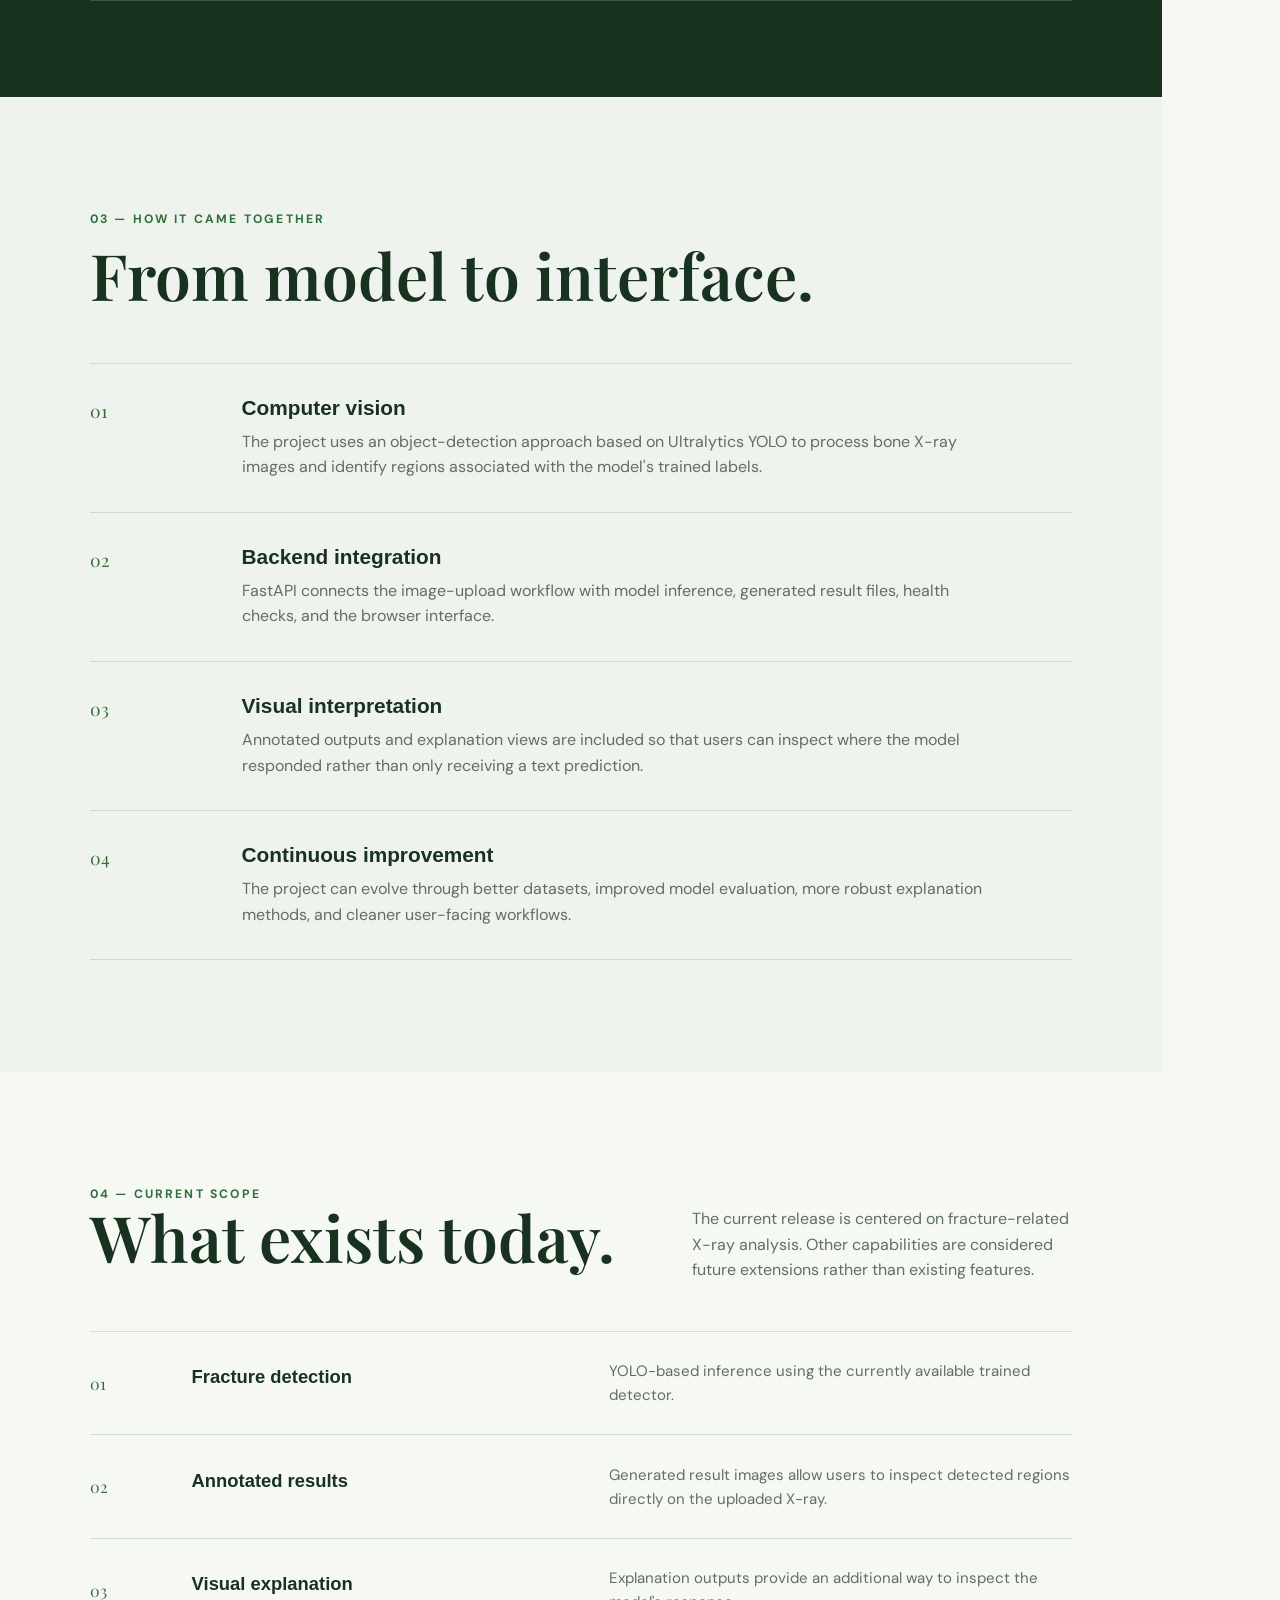
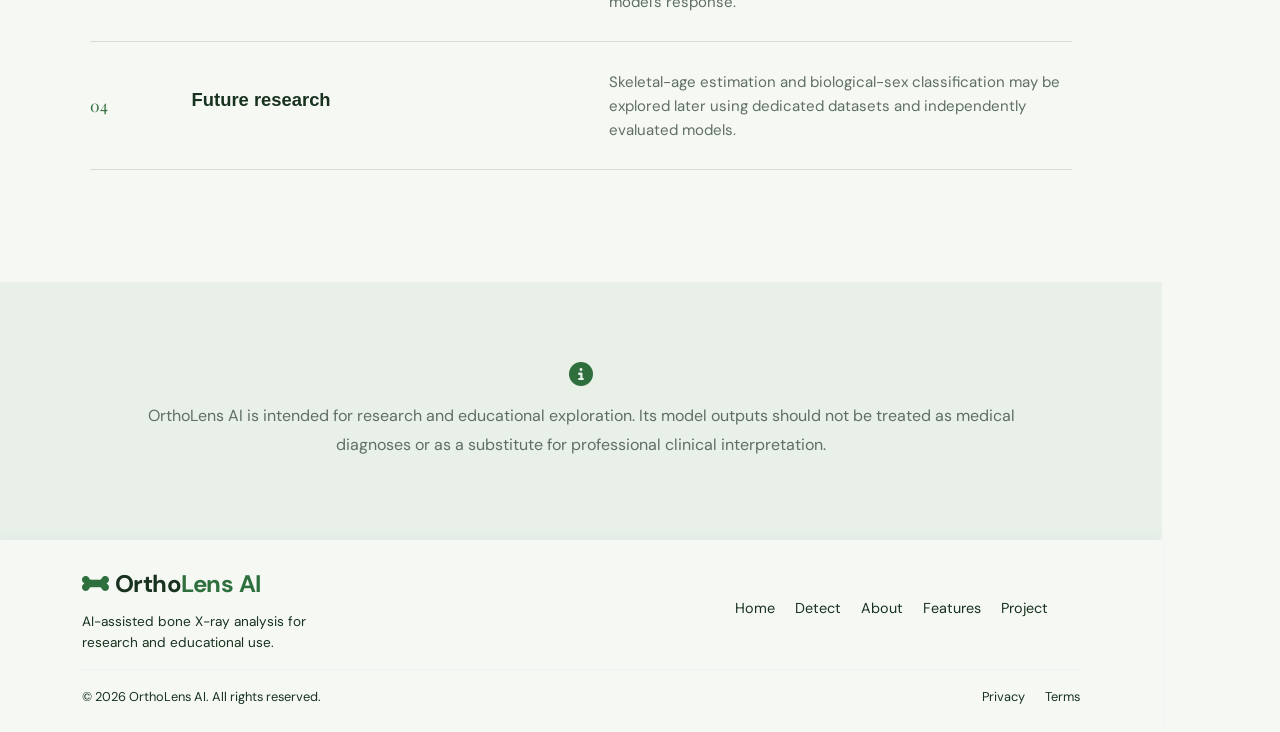
<file: frontend/about.html>
<!DOCTYPE html>
<html lang="en">
<head>
  <meta charset="UTF-8" />
  <meta name="viewport" content="width=device-width, initial-scale=1.0" />

  <title>OrthoLens AI — About</title>
  <link rel="stylesheet" href="styles.css" />
  <link rel="stylesheet" href="footer-styles.css" />

  <link
    rel="stylesheet"
    href="https://cdnjs.cloudflare.com/ajax/libs/font-awesome/6.4.0/css/all.min.css"
  />

  <link rel="preconnect" href="https://fonts.googleapis.com">
  <link rel="preconnect" href="https://fonts.gstatic.com" crossorigin>

  <link
    href="https://fonts.googleapis.com/css2?family=DM+Sans:wght@400;500;600;700&family=Playfair+Display:wght@500;600;700&display=swap"
    rel="stylesheet"
  />

  <style>
    :root {
      --green: #2F6F3E;
      --green-dark: #18321F;
      --green-soft: #E8F0E8;
      --cream: #F6F8F4;
      --paper: #EEF3ED;
      --ink: #18321F;
      --muted: #5F6F63;
      --line: rgba(24, 50, 31, 0.14);
      --white: #FFFFFF;
    }

    * {
      margin: 0;
      padding: 0;
      box-sizing: border-box;
    }

    html {
      scroll-behavior: smooth;
    }

    body {
      font-family: "DM Sans", sans-serif;
      background: var(--cream);
      color: var(--ink);
      line-height: 1.7;
      overflow-x: hidden;
    }

    /* HERO */

    .about-hero {
      padding: 9rem 7vw 5rem;
      background:
        linear-gradient(
          135deg,
          #F7F9F5 0%,
          #E8F0E8 100%
        );
      border-bottom: 1px solid var(--line);
    }

    .about-hero-inner {
      max-width: 1200px;
      margin: 0 auto;
      display: grid;
      grid-template-columns: 0.75fr 1.25fr;
      gap: 5rem;
      align-items: end;
    }

    .about-label {
      font-size: 0.76rem;
      text-transform: uppercase;
      letter-spacing: 0.2em;
      font-weight: 700;
      color: var(--green);
    }

    .about-hero h1 {
      font-family: "Playfair Display", serif;
      font-size: clamp(3.5rem, 7vw, 7rem);
      line-height: 0.95;
      font-weight: 600;
      letter-spacing: -0.05em;
      margin-top: 1rem;
    }

    .about-hero h1 span {
      display: block;
      font-style: italic;
      color: var(--green);
    }

    .about-hero-copy {
      max-width: 650px;
      color: var(--muted);
      font-size: 1.1rem;
    }

    /* INTRO */

    .about-intro {
      max-width: 1200px;
      margin: 0 auto;
      padding: 6rem 7vw;
    }

    .intro-grid {
      display: grid;
      grid-template-columns: 0.65fr 1.35fr;
      gap: 5rem;
    }

    .section-kicker {
      font-size: 0.76rem;
      text-transform: uppercase;
      letter-spacing: 0.18em;
      color: var(--green);
      font-weight: 700;
    }

    .intro-main h2 {
      font-family: "Playfair Display", serif;
      font-size: clamp(2.4rem, 4vw, 4.3rem);
      line-height: 1.05;
      font-weight: 600;
      margin-bottom: 1.6rem;
    }

    .intro-main p {
      color: var(--muted);
      font-size: 1.05rem;
      margin-bottom: 1.3rem;
      max-width: 780px;
    }

    /* PRINCIPLES */

    .principles {
      background: var(--green-dark);
      color: var(--white);
      padding: 6rem 7vw;
    }

    .principles-inner {
      max-width: 1200px;
      margin: 0 auto;
    }

    .principles-heading {
      max-width: 700px;
      margin-bottom: 3.5rem;
    }

    .principles-heading .section-kicker {
      color: #AFC6B4;
    }

    .principles-heading h2 {
      font-family: "Playfair Display", serif;
      font-size: clamp(2.6rem, 4.5vw, 4.8rem);
      line-height: 1;
      font-weight: 600;
      margin-top: 0.8rem;
    }

    .principles-grid {
      display: grid;
      grid-template-columns: repeat(3, 1fr);
      border-top: 1px solid rgba(255, 255, 255, 0.18);
      border-bottom: 1px solid rgba(255, 255, 255, 0.18);
    }

    .principle {
      padding: 2rem 1.5rem;
      border-right: 1px solid rgba(255, 255, 255, 0.18);
    }

    .principle:last-child {
      border-right: none;
    }

    .principle-number {
      color: #AFC6B4;
      font-family: "Playfair Display", serif;
      font-size: 1rem;
      margin-bottom: 1.5rem;
    }

    .principle h3 {
      font-size: 1.2rem;
      margin-bottom: 0.8rem;
    }

    .principle p {
      color: rgba(255, 255, 255, 0.7);
      font-size: 0.95rem;
    }

    /* STORY */

    .story {
      padding: 7rem 7vw;
      background: var(--paper);
    }

    .story-inner {
      max-width: 1100px;
      margin: 0 auto;
    }

    .story-heading {
      margin-bottom: 3.5rem;
    }

    .story-heading h2 {
      font-family: "Playfair Display", serif;
      font-size: clamp(2.8rem, 5vw, 5rem);
      line-height: 1;
      font-weight: 600;
      margin-top: 0.8rem;
    }

    .story-row {
      display: grid;
      grid-template-columns: 120px 1fr;
      gap: 2rem;
      padding: 2rem 0;
      border-top: 1px solid var(--line);
    }

    .story-row:last-child {
      border-bottom: 1px solid var(--line);
    }

    .story-index {
      font-family: "Playfair Display", serif;
      font-size: 1.1rem;
      color: var(--green);
    }

    .story-row h3 {
      font-size: 1.3rem;
      margin-bottom: 0.5rem;
    }

    .story-row p {
      color: var(--muted);
      max-width: 750px;
    }

    /* CURRENT SCOPE */

    .scope {
      padding: 7rem 7vw;
      background: var(--cream);
    }

    .scope-inner {
      max-width: 1200px;
      margin: 0 auto;
    }

    .scope-header {
      display: flex;
      justify-content: space-between;
      gap: 3rem;
      align-items: end;
      margin-bottom: 3rem;
    }

    .scope-header h2 {
      font-family: "Playfair Display", serif;
      font-size: clamp(2.8rem, 5vw, 5rem);
      line-height: 1;
      font-weight: 600;
    }

    .scope-header p {
      max-width: 380px;
      color: var(--muted);
    }

    .scope-list {
      border-top: 1px solid var(--line);
    }

    .scope-item {
      display: grid;
      grid-template-columns: 70px 1fr 1.2fr;
      gap: 2rem;
      padding: 1.7rem 0;
      border-bottom: 1px solid var(--line);
      align-items: center;
    }

    .scope-item-number {
      color: var(--green);
      font-family: "Playfair Display", serif;
    }

    .scope-item h3 {
      font-size: 1.15rem;
    }

    .scope-item p {
      color: var(--muted);
      font-size: 0.94rem;
    }

    /* NOTE */

    .about-note {
      padding: 5rem 7vw;
      background: var(--green-soft);
    }

    .about-note-inner {
      max-width: 900px;
      margin: 0 auto;
      text-align: center;
    }

    .about-note-inner i {
      color: var(--green);
      font-size: 1.5rem;
      margin-bottom: 1rem;
    }

    .about-note-inner p {
      color: var(--muted);
      font-size: 1rem;
      line-height: 1.8;
    }

    /* RESPONSIVE */

    @media (max-width: 900px) {
      .about-hero-inner,
      .intro-grid {
        grid-template-columns: 1fr;
        gap: 2rem;
      }

      .principles-grid {
        grid-template-columns: 1fr;
      }

      .principle {
        border-right: none;
        border-bottom: 1px solid rgba(255, 255, 255, 0.18);
      }

      .principle:last-child {
        border-bottom: none;
      }

      .scope-header {
        display: block;
      }

      .scope-header p {
        margin-top: 1rem;
      }

      .scope-item {
        grid-template-columns: 50px 1fr;
      }

      .scope-item p {
        grid-column: 2;
      }
    }

    @media (max-width: 600px) {
      .about-hero,
      .about-intro,
      .principles,
      .story,
      .scope,
      .about-note {
        padding-left: 1.25rem;
        padding-right: 1.25rem;
      }

      .about-hero {
        padding-top: 7.5rem;
      }

      .story-row {
        grid-template-columns: 50px 1fr;
        gap: 1rem;
      }

      .scope-item {
        display: block;
      }

      .scope-item-number {
        display: block;
        margin-bottom: 0.5rem;
      }

      .scope-item h3 {
        margin-bottom: 0.4rem;
      }
    }
  </style>
</head>

<body>

  <!-- Shared navigation -->
  <div id="nav-placeholder"></div>

  <main>

    <!-- HERO -->
    <section class="about-hero">

      <div class="about-hero-inner">

        <div>
          <div class="about-label">About the project</div>

          <h1>
            A closer
            <span>look.</span>
          </h1>
        </div>

        <div class="about-hero-copy">
          OrthoLens AI is a computer-vision project focused on bone X-ray
          analysis. The idea is simple: use machine learning to help organize
          image analysis outputs in a way that is easier to explore, inspect,
          and understand.
        </div>

      </div>

    </section>

    <!-- INTRO -->
    <section class="about-intro">

      <div class="intro-grid">

        <div>
          <div class="section-kicker">01 — What is OrthoLens?</div>
        </div>

        <div class="intro-main">

          <h2>
            Built around the image, not the hype.
          </h2>

          <p>
            OrthoLens AI brings together a web interface, a Python backend,
            and a YOLO-based computer-vision pipeline for bone X-ray analysis.
          </p>

          <p>
            The current implementation focuses on fracture-related detection.
            A user can upload an X-ray, send it through the model, and inspect
            the resulting annotated image and available visual explanation.
          </p>

          <p>
            The project is designed to make experimentation with medical
            imaging AI more approachable while keeping the model output and
            its limitations visible to the user.
          </p>

        </div>

      </div>

    </section>

    <!-- PRINCIPLES -->
    <section class="principles">

      <div class="principles-inner">

        <div class="principles-heading">

          <div class="section-kicker">02 — Our approach</div>

          <h2>
            Three things guide the project.
          </h2>

        </div>

        <div class="principles-grid">

          <div class="principle">

            <div class="principle-number">01</div>

            <h3>Clarity</h3>

            <p>
              Present model outputs in a way that is understandable instead
              of hiding the process behind a single result.
            </p>

          </div>

          <div class="principle">

            <div class="principle-number">02</div>

            <h3>Experimentation</h3>

            <p>
              Treat datasets, models, inference settings, and explainability
              methods as things that can be tested and improved.
            </p>

          </div>

          <div class="principle">

            <div class="principle-number">03</div>

            <h3>Responsibility</h3>

            <p>
              Keep experimental model predictions distinct from professional
              clinical interpretation and diagnosis.
            </p>

          </div>

        </div>

      </div>

    </section>

    <!-- STORY -->
    <section class="story">

      <div class="story-inner">

        <div class="story-heading">

          <div class="section-kicker">03 — How it came together</div>

          <h2>
            From model to interface.
          </h2>

        </div>

        <div class="story-row">

          <div class="story-index">01</div>

          <div>
            <h3>Computer vision</h3>
            <p>
              The project uses an object-detection approach based on
              Ultralytics YOLO to process bone X-ray images and identify
              regions associated with the model's trained labels.
            </p>
          </div>

        </div>

        <div class="story-row">

          <div class="story-index">02</div>

          <div>
            <h3>Backend integration</h3>
            <p>
              FastAPI connects the image-upload workflow with model inference,
              generated result files, health checks, and the browser interface.
            </p>
          </div>

        </div>

        <div class="story-row">

          <div class="story-index">03</div>

          <div>
            <h3>Visual interpretation</h3>
            <p>
              Annotated outputs and explanation views are included so that
              users can inspect where the model responded rather than only
              receiving a text prediction.
            </p>
          </div>

        </div>

        <div class="story-row">

          <div class="story-index">04</div>

          <div>
            <h3>Continuous improvement</h3>
            <p>
              The project can evolve through better datasets, improved model
              evaluation, more robust explanation methods, and cleaner
              user-facing workflows.
            </p>
          </div>

        </div>

      </div>

    </section>

    <!-- CURRENT SCOPE -->
    <section class="scope">

      <div class="scope-inner">

        <div class="scope-header">

          <div>
            <div class="section-kicker">04 — Current scope</div>
            <h2>What exists today.</h2>
          </div>

          <p>
            The current release is centered on fracture-related X-ray
            analysis. Other capabilities are considered future extensions
            rather than existing features.
          </p>

        </div>

        <div class="scope-list">

          <div class="scope-item">

            <div class="scope-item-number">01</div>

            <h3>Fracture detection</h3>

            <p>
              YOLO-based inference using the currently available trained
              detector.
            </p>

          </div>

          <div class="scope-item">

            <div class="scope-item-number">02</div>

            <h3>Annotated results</h3>

            <p>
              Generated result images allow users to inspect detected regions
              directly on the uploaded X-ray.
            </p>

          </div>

          <div class="scope-item">

            <div class="scope-item-number">03</div>

            <h3>Visual explanation</h3>

            <p>
              Explanation outputs provide an additional way to inspect the
              model's response.
            </p>

          </div>

          <div class="scope-item">

            <div class="scope-item-number">04</div>

            <h3>Future research</h3>

            <p>
              Skeletal-age estimation and biological-sex classification may
              be explored later using dedicated datasets and independently
              evaluated models.
            </p>

          </div>

        </div>

      </div>

    </section>

    <!-- NOTE -->
    <section class="about-note">

      <div class="about-note-inner">

        <i class="fas fa-info-circle"></i>

        <p>
          OrthoLens AI is intended for research and educational exploration.
          Its model outputs should not be treated as medical diagnoses or as a
          substitute for professional clinical interpretation.
        </p>

      </div>

    </section>

  </main>

  <!-- Shared footer -->
  <div id="footer-placeholder"></div>

  <script src="nav-handler.js"></script>
  <script src="footer-handler.js"></script>

</body>
</html>
</file>
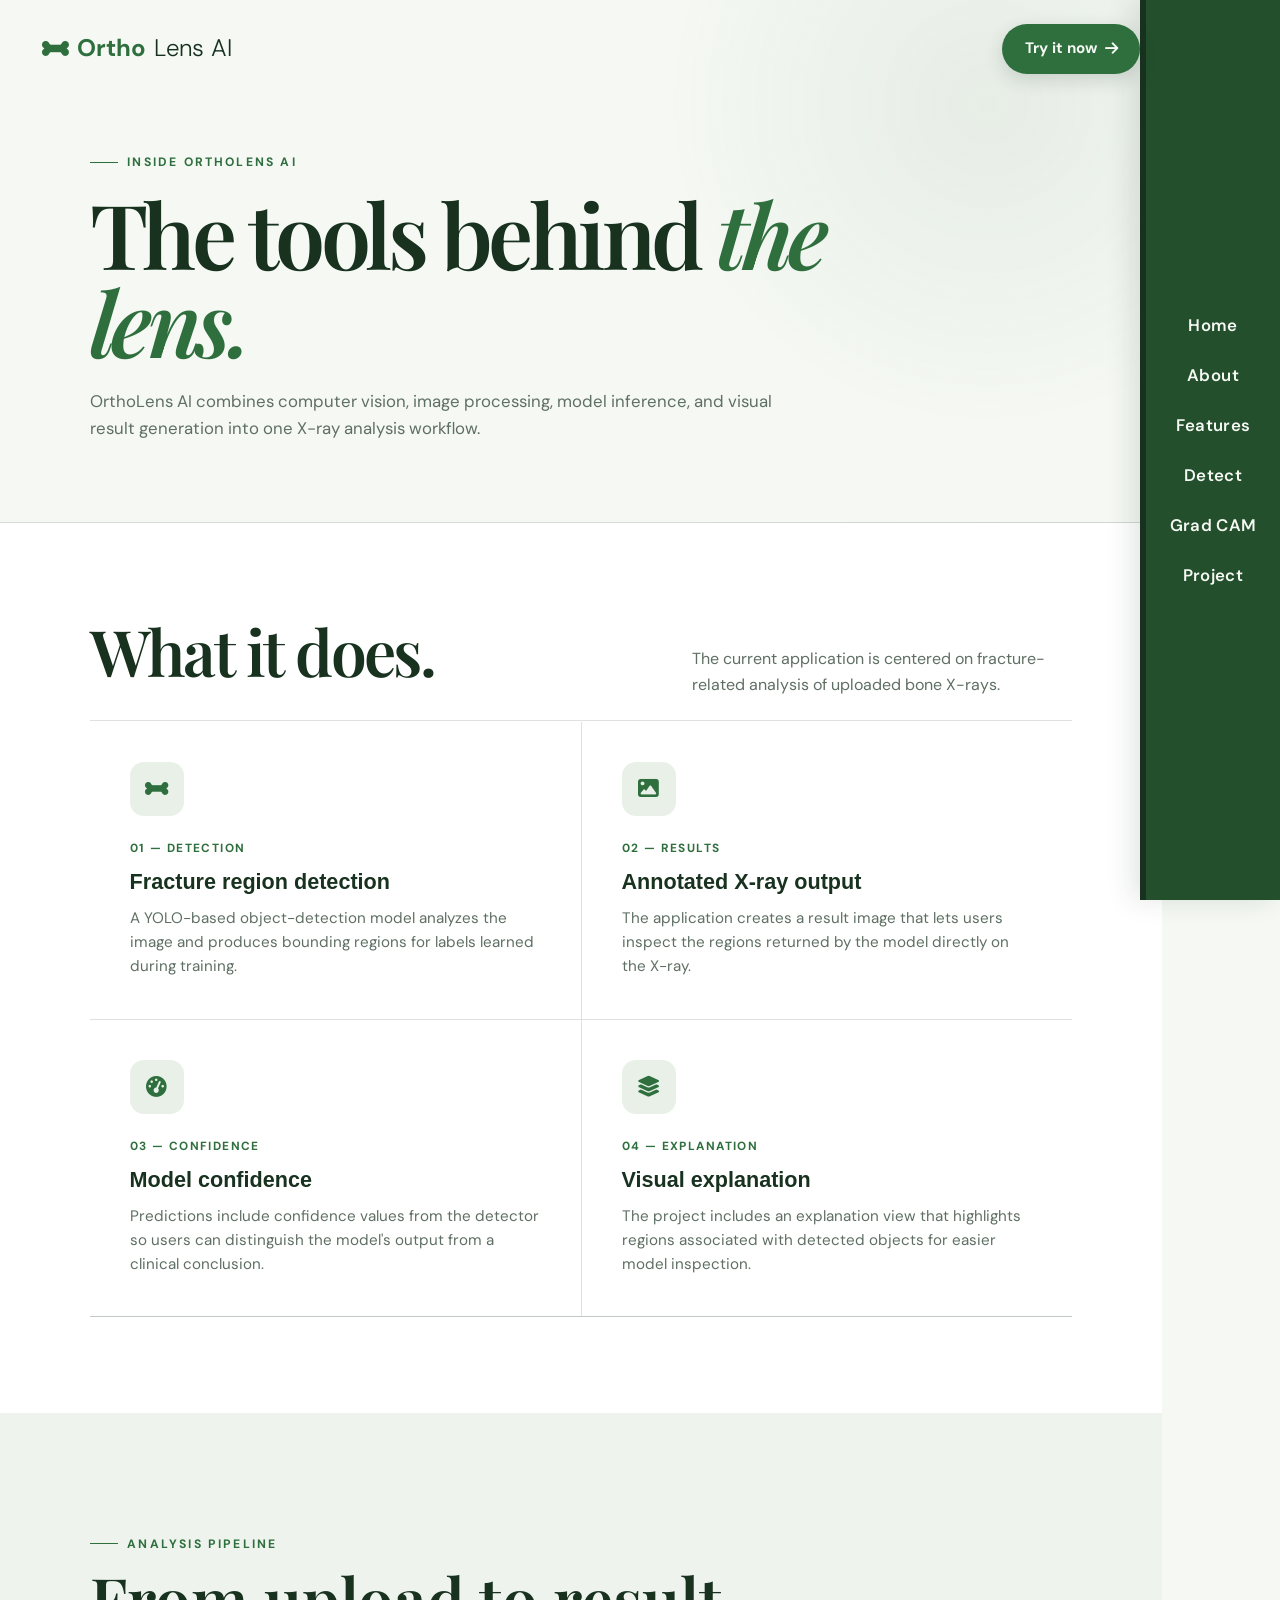
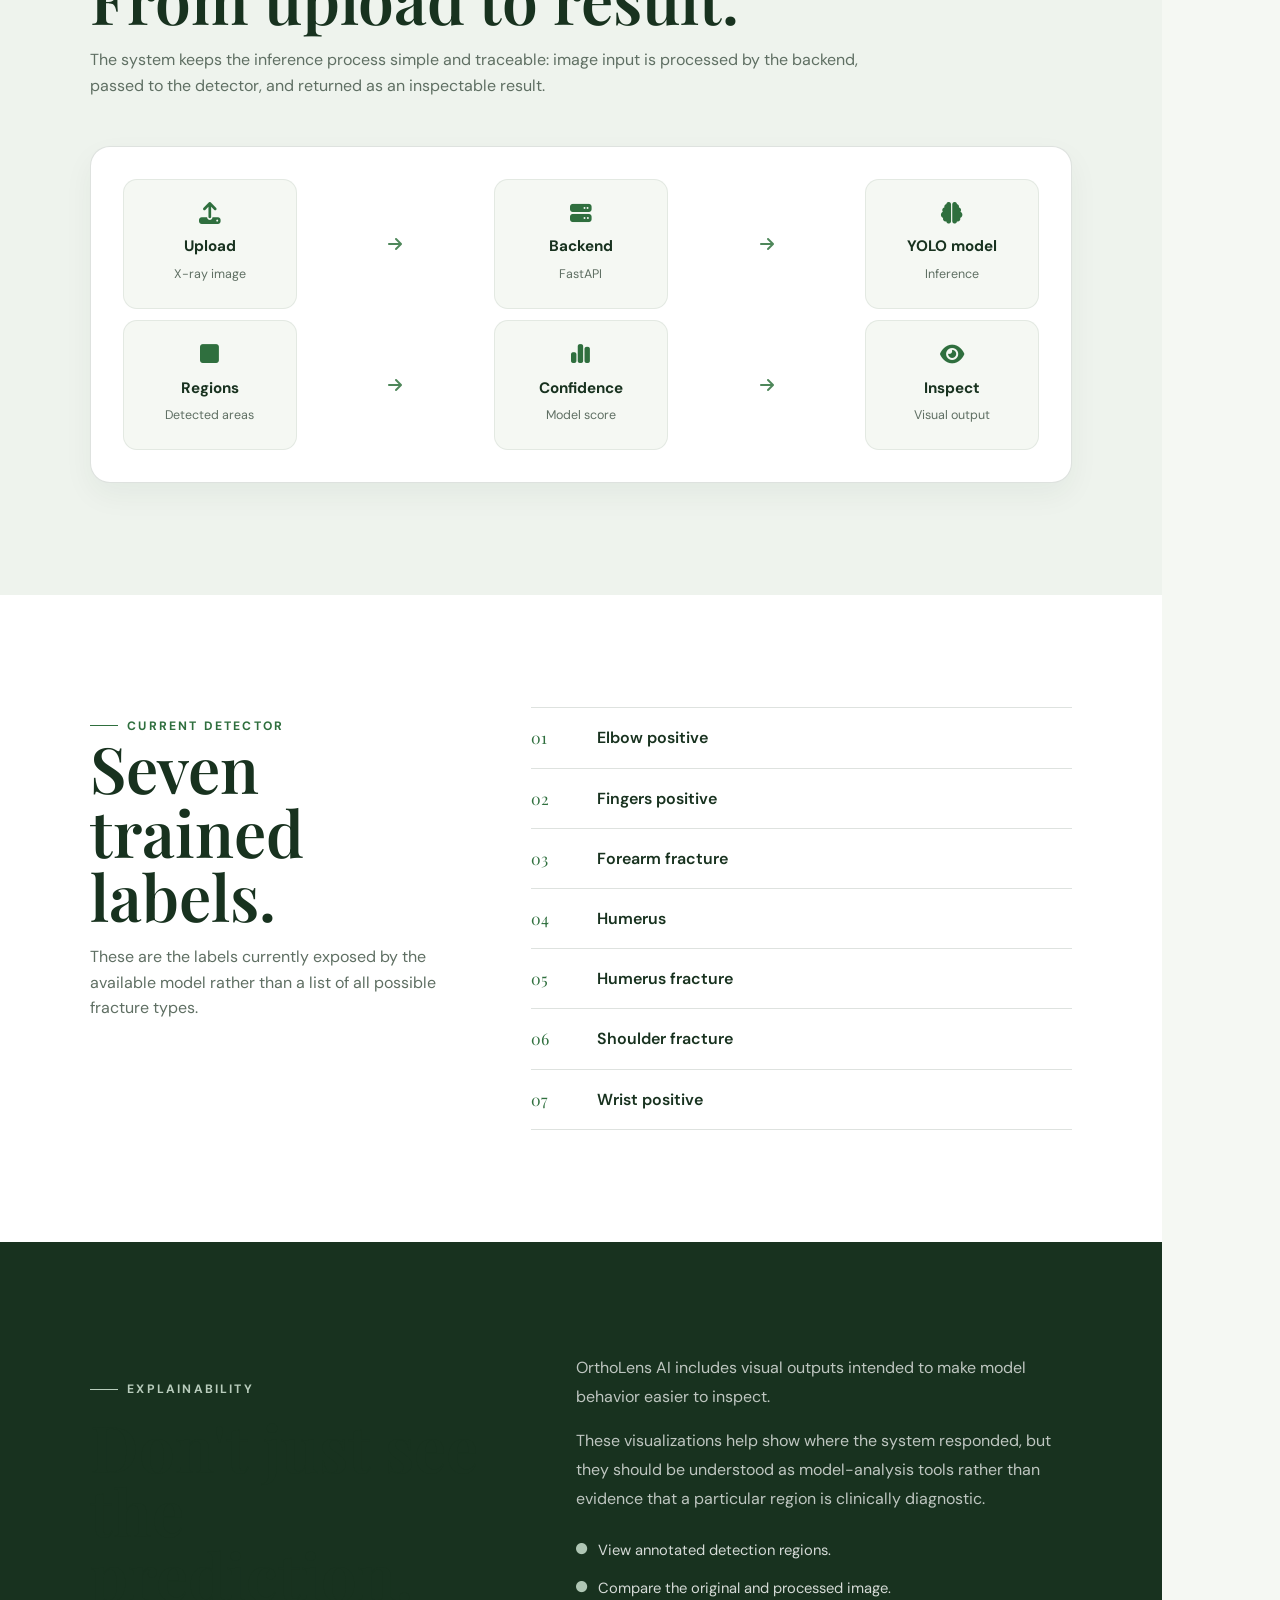
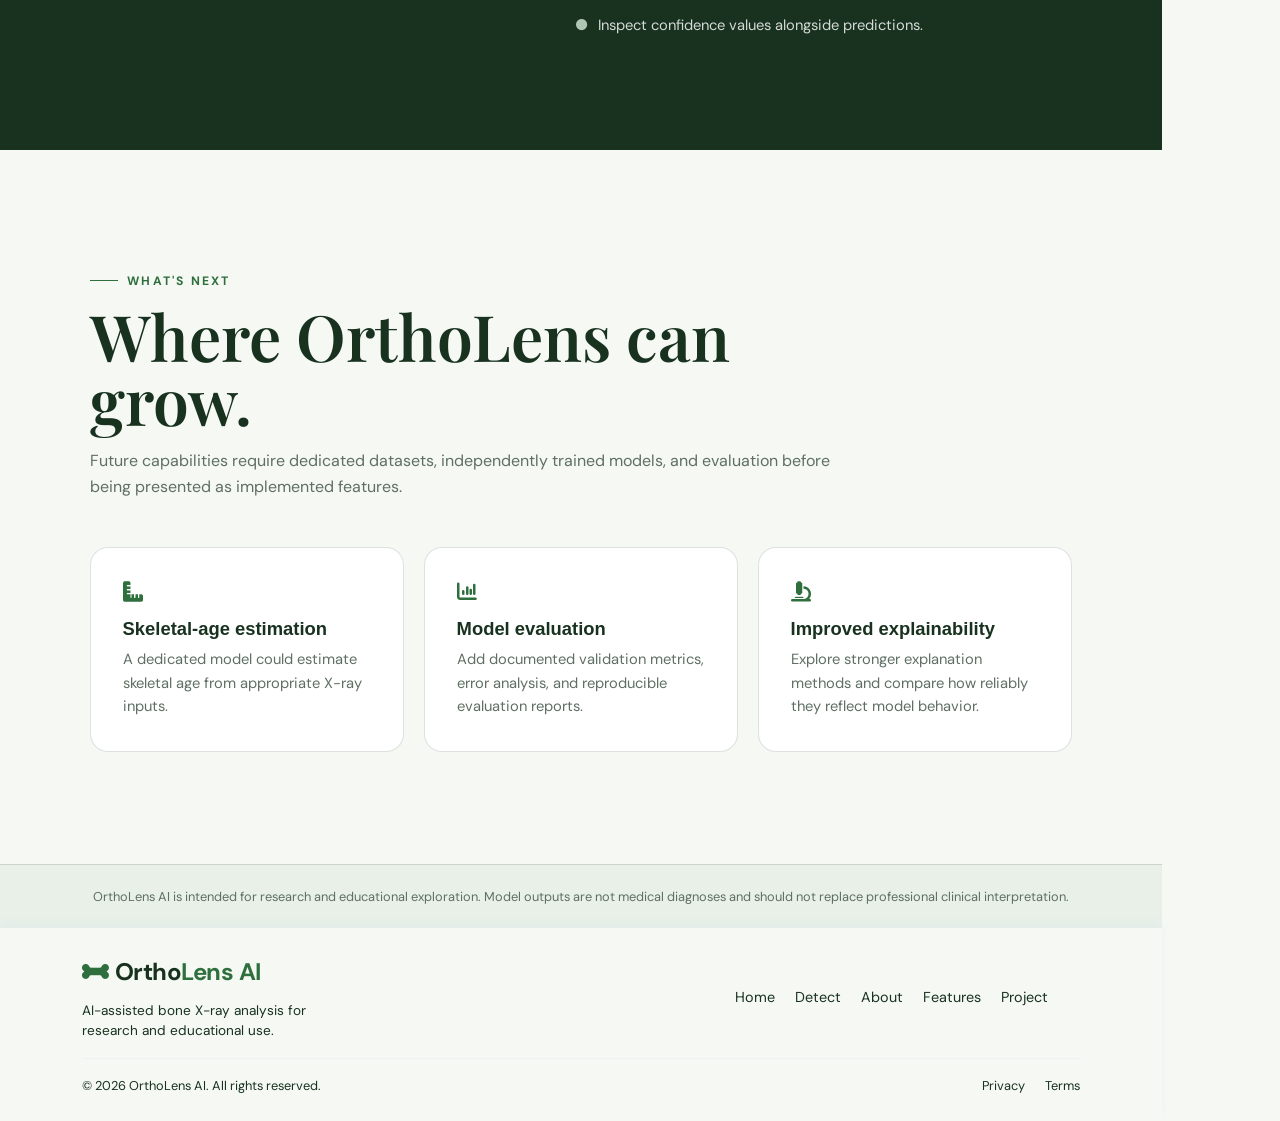
<file: frontend/features.html>
<!DOCTYPE html>
<html lang="en">
<head>
  <meta charset="UTF-8" />
  <meta name="viewport" content="width=device-width, initial-scale=1.0" />
  <title>OrthoLens AI — Features</title>

  <link rel="stylesheet" href="styles.css" />
  <link rel="stylesheet" href="footer-styles.css" />

  <link
    rel="stylesheet"
    href="https://cdnjs.cloudflare.com/ajax/libs/font-awesome/6.4.0/css/all.min.css"
  />

  <link rel="preconnect" href="https://fonts.googleapis.com">
  <link rel="preconnect" href="https://fonts.gstatic.com" crossorigin>

  <link
    href="https://fonts.googleapis.com/css2?family=DM+Sans:wght@400;500;600;700&family=Playfair+Display:wght@500;600;700&display=swap"
    rel="stylesheet"
  />

  <style>
    :root {
      --green: #2F6F3E;
      --green-dark: #18321F;
      --green-mid: #4E875A;
      --green-soft: #E8F0E8;
      --bg: #F5F8F3;
      --bg-alt: #EEF3ED;
      --white: #FFFFFF;
      --text: #18321F;
      --muted: #5F6F63;
      --line: rgba(24, 50, 31, 0.14);
    }

    * {
      margin: 0;
      padding: 0;
      box-sizing: border-box;
    }

    html {
      scroll-behavior: smooth;
    }

    body {
      font-family: "DM Sans", sans-serif;
      background: var(--bg);
      color: var(--text);
      line-height: 1.7;
      overflow-x: hidden;
    }

    /* =====================================================
       HERO
    ===================================================== */

    .features-hero {
      padding: 9rem 7vw 5rem;
      background:
        radial-gradient(
          circle at 85% 20%,
          rgba(47, 111, 62, 0.08),
          transparent 30%
        ),
        var(--bg);
      border-bottom: 1px solid var(--line);
    }

    .features-hero-inner {
      max-width: 1200px;
      margin: 0 auto;
    }

    .eyebrow {
      display: inline-flex;
      align-items: center;
      gap: 0.6rem;
      color: var(--green);
      font-size: 0.76rem;
      font-weight: 700;
      letter-spacing: 0.18em;
      text-transform: uppercase;
    }

    .eyebrow::before {
      content: "";
      width: 28px;
      height: 1px;
      background: var(--green);
    }

    .features-hero h1 {
      max-width: 900px;
      margin-top: 1rem;
      font-family: "Playfair Display", serif;
      font-size: clamp(3.4rem, 7vw, 6.5rem);
      line-height: 0.98;
      font-weight: 600;
      letter-spacing: -0.05em;
    }

    .features-hero h1 span {
      color: var(--green);
      font-style: italic;
    }

    .features-hero p {
      max-width: 700px;
      margin-top: 1.5rem;
      color: var(--muted);
      font-size: 1.05rem;
    }

    /* =====================================================
       FEATURE OVERVIEW
    ===================================================== */

    .overview {
      padding: 6rem 7vw;
      background: var(--white);
    }

    .section-inner {
      max-width: 1200px;
      margin: 0 auto;
    }

    .section-header {
      display: flex;
      justify-content: space-between;
      align-items: end;
      gap: 3rem;
      padding-bottom: 1.4rem;
      border-bottom: 1px solid var(--line);
    }

    .section-header h2 {
      font-family: "Playfair Display", serif;
      font-size: clamp(2.6rem, 5vw, 4.8rem);
      line-height: 1;
      font-weight: 600;
      letter-spacing: -0.04em;
    }

    .section-header p {
      max-width: 380px;
      color: var(--muted);
    }

    .feature-grid {
      display: grid;
      grid-template-columns: repeat(2, 1fr);
      gap: 1px;
      margin-top: 1px;
      background: var(--line);
      border-bottom: 1px solid var(--line);
    }

    .feature-card {
      background: var(--white);
      padding: 2.5rem;
      min-height: 280px;
      transition:
        background 0.25s ease,
        transform 0.25s ease;
    }

    .feature-card:hover {
      background: #F7FAF6;
    }

    .feature-icon {
      width: 54px;
      height: 54px;
      display: flex;
      align-items: center;
      justify-content: center;
      border-radius: 14px;
      margin-bottom: 1.4rem;
      background: var(--green-soft);
      color: var(--green);
      font-size: 1.3rem;
    }

    .feature-number {
      color: var(--green);
      font-size: 0.74rem;
      font-weight: 700;
      letter-spacing: 0.12em;
      margin-bottom: 0.7rem;
    }

    .feature-card h3 {
      font-size: 1.35rem;
      margin-bottom: 0.65rem;
    }

    .feature-card p {
      color: var(--muted);
      max-width: 520px;
      font-size: 0.95rem;
    }

    /* =====================================================
       MODEL SECTION
    ===================================================== */

    .model-section {
      padding: 7rem 7vw;
      background: var(--bg-alt);
    }

    .model-header {
      max-width: 780px;
      margin-bottom: 3rem;
    }

    .model-header h2 {
      font-family: "Playfair Display", serif;
      font-size: clamp(2.8rem, 5vw, 5rem);
      line-height: 1;
      font-weight: 600;
      margin-top: 0.8rem;
    }

    .model-header p {
      color: var(--muted);
      margin-top: 1rem;
    }

    .model-box {
      background: var(--white);
      border: 1px solid var(--line);
      border-radius: 20px;
      padding: 2rem;
      box-shadow: 0 12px 30px rgba(24, 50, 31, 0.05);
    }

    .model-flow {
      display: grid;
      grid-template-columns: repeat(5, 1fr);
      align-items: center;
      gap: 0.7rem;
    }

    .flow-step {
      min-height: 130px;
      padding: 1.2rem;
      border-radius: 14px;
      background: var(--bg);
      border: 1px solid rgba(24, 50, 31, 0.08);
      text-align: center;
      display: flex;
      flex-direction: column;
      align-items: center;
      justify-content: center;
    }

    .flow-step i {
      color: var(--green);
      font-size: 1.35rem;
      margin-bottom: 0.6rem;
    }

    .flow-step strong {
      font-size: 0.95rem;
    }

    .flow-step span {
      color: var(--muted);
      font-size: 0.78rem;
      margin-top: 0.25rem;
    }

    .flow-arrow {
      text-align: center;
      color: var(--green-mid);
      font-size: 1rem;
    }

    /* =====================================================
       LABELS
    ===================================================== */

    .labels-section {
      padding: 7rem 7vw;
      background: var(--white);
    }

    .labels-layout {
      display: grid;
      grid-template-columns: 0.8fr 1.2fr;
      gap: 5rem;
      align-items: start;
    }

    .labels-title h2 {
      font-family: "Playfair Display", serif;
      font-size: clamp(2.7rem, 5vw, 4.8rem);
      line-height: 1;
      font-weight: 600;
    }

    .labels-title p {
      margin-top: 1rem;
      color: var(--muted);
      max-width: 380px;
    }

    .labels-list {
      border-top: 1px solid var(--line);
    }

    .label-row {
      display: grid;
      grid-template-columns: 50px 1fr;
      gap: 1rem;
      padding: 1rem 0;
      border-bottom: 1px solid var(--line);
      align-items: center;
    }

    .label-index {
      color: var(--green);
      font-family: "Playfair Display", serif;
      font-size: 1rem;
    }

    .label-name {
      font-weight: 600;
    }

    /* =====================================================
       EXPLAINABILITY
    ===================================================== */

    .explainability {
      padding: 7rem 7vw;
      background: var(--green-dark);
      color: var(--white);
    }

    .explainability-inner {
      max-width: 1200px;
      margin: 0 auto;
      display: grid;
      grid-template-columns: 0.9fr 1.1fr;
      gap: 5rem;
      align-items: center;
    }

    .explainability h2 {
      font-family: "Playfair Display", serif;
      font-size: clamp(2.8rem, 5vw, 5rem);
      line-height: 1;
      font-weight: 600;
    }

    .explainability .eyebrow {
      color: #B8CCBC;
      margin-bottom: 1rem;
    }

    .explainability .eyebrow::before {
      background: #B8CCBC;
    }

    .explainability-copy p {
      color: rgba(255, 255, 255, 0.72);
      margin-bottom: 1rem;
      line-height: 1.8;
    }

    .explainability-points {
      display: grid;
      gap: 0.8rem;
      margin-top: 1.5rem;
    }

    .explainability-point {
      display: flex;
      gap: 0.7rem;
      align-items: flex-start;
      color: rgba(255, 255, 255, 0.82);
      font-size: 0.92rem;
    }

    .explainability-point i {
      color: #AFC6B4;
      font-size: 0.7rem;
      margin-top: 0.4rem;
    }

    /* =====================================================
       FUTURE
    ===================================================== */

    .future-section {
      padding: 7rem 7vw;
      background: var(--bg);
    }

    .future-header {
      max-width: 760px;
      margin-bottom: 3rem;
    }

    .future-header h2 {
      font-family: "Playfair Display", serif;
      font-size: clamp(2.8rem, 5vw, 5rem);
      line-height: 1;
      font-weight: 600;
      margin-top: 0.8rem;
    }

    .future-header p {
      color: var(--muted);
      margin-top: 1rem;
    }

    .future-grid {
      display: grid;
      grid-template-columns: repeat(3, 1fr);
      gap: 1.2rem;
    }

    .future-card {
      padding: 2rem;
      background: var(--white);
      border: 1px solid var(--line);
      border-radius: 18px;
    }

    .future-card i {
      color: var(--green);
      font-size: 1.25rem;
      margin-bottom: 1rem;
    }

    .future-card h3 {
      margin-bottom: 0.5rem;
      font-size: 1.15rem;
    }

    .future-card p {
      color: var(--muted);
      font-size: 0.92rem;
    }

    /* =====================================================
       DISCLAIMER
    ===================================================== */

    .features-note {
      padding: 1.3rem 7vw;
      border-top: 1px solid var(--line);
      background: var(--green-soft);
      color: var(--muted);
      text-align: center;
      font-size: 0.8rem;
    }

    /* =====================================================
       RESPONSIVE
    ===================================================== */

    @media (max-width: 950px) {
      .feature-grid,
      .future-grid {
        grid-template-columns: 1fr;
      }

      .model-flow {
        grid-template-columns: 1fr;
      }

      .flow-arrow {
        display: none;
      }

      .labels-layout,
      .explainability-inner {
        grid-template-columns: 1fr;
        gap: 2.5rem;
      }

      .section-header {
        display: block;
      }

      .section-header p {
        margin-top: 1rem;
      }
    }

    @media (max-width: 650px) {
      .features-hero,
      .overview,
      .model-section,
      .labels-section,
      .explainability,
      .future-section,
      .features-note {
        padding-left: 1.25rem;
        padding-right: 1.25rem;
      }

      .features-hero {
        padding-top: 7.5rem;
      }

      .feature-card {
        padding: 1.8rem;
      }

      .model-box {
        padding: 1rem;
      }

      .flow-step {
        min-height: 100px;
      }
    }
  </style>
</head>

<body>

  <!-- Shared Navigation -->
  <div id="nav-placeholder"></div>

  <main>

    <!-- ==================================================
         HERO
    ================================================== -->

    <section class="features-hero">

      <div class="features-hero-inner">

        <div class="eyebrow">
          Inside OrthoLens AI
        </div>

        <h1>
          The tools behind
          <span>the lens.</span>
        </h1>

        <p>
          OrthoLens AI combines computer vision, image processing, model
          inference, and visual result generation into one X-ray analysis
          workflow.
        </p>

      </div>

    </section>

    <!-- ==================================================
         FEATURE OVERVIEW
    ================================================== -->

    <section class="overview">

      <div class="section-inner">

        <div class="section-header">

          <h2>
            What it does.
          </h2>

          <p>
            The current application is centered on fracture-related analysis
            of uploaded bone X-rays.
          </p>

        </div>

        <div class="feature-grid">

          <article class="feature-card">

            <div class="feature-icon">
              <i class="fas fa-bone"></i>
            </div>

            <div class="feature-number">01 — DETECTION</div>

            <h3>Fracture region detection</h3>

            <p>
              A YOLO-based object-detection model analyzes the image and
              produces bounding regions for labels learned during training.
            </p>

          </article>

          <article class="feature-card">

            <div class="feature-icon">
              <i class="fas fa-image"></i>
            </div>

            <div class="feature-number">02 — RESULTS</div>

            <h3>Annotated X-ray output</h3>

            <p>
              The application creates a result image that lets users inspect
              the regions returned by the model directly on the X-ray.
            </p>

          </article>

          <article class="feature-card">

            <div class="feature-icon">
              <i class="fas fa-gauge-high"></i>
            </div>

            <div class="feature-number">03 — CONFIDENCE</div>

            <h3>Model confidence</h3>

            <p>
              Predictions include confidence values from the detector so users
              can distinguish the model's output from a clinical conclusion.
            </p>

          </article>

          <article class="feature-card">

            <div class="feature-icon">
              <i class="fas fa-layer-group"></i>
            </div>

            <div class="feature-number">04 — EXPLANATION</div>

            <h3>Visual explanation</h3>

            <p>
              The project includes an explanation view that highlights regions
              associated with detected objects for easier model inspection.
            </p>

          </article>

        </div>

      </div>

    </section>

    <!-- ==================================================
         MODEL FLOW
    ================================================== -->

    <section class="model-section">

      <div class="section-inner">

        <div class="model-header">

          <div class="eyebrow">
            Analysis pipeline
          </div>

          <h2>
            From upload to result.
          </h2>

          <p>
            The system keeps the inference process simple and traceable:
            image input is processed by the backend, passed to the detector,
            and returned as an inspectable result.
          </p>

        </div>

        <div class="model-box">

          <div class="model-flow">

            <div class="flow-step">
              <i class="fas fa-upload"></i>
              <strong>Upload</strong>
              <span>X-ray image</span>
            </div>

            <div class="flow-arrow">
              <i class="fas fa-arrow-right"></i>
            </div>

            <div class="flow-step">
              <i class="fas fa-server"></i>
              <strong>Backend</strong>
              <span>FastAPI</span>
            </div>

            <div class="flow-arrow">
              <i class="fas fa-arrow-right"></i>
            </div>

            <div class="flow-step">
              <i class="fas fa-brain"></i>
              <strong>YOLO model</strong>
              <span>Inference</span>
            </div>

          </div>

          <div class="model-flow" style="margin-top: 0.7rem;">

            <div class="flow-step">
              <i class="fas fa-square"></i>
              <strong>Regions</strong>
              <span>Detected areas</span>
            </div>

            <div class="flow-arrow">
              <i class="fas fa-arrow-right"></i>
            </div>

            <div class="flow-step">
              <i class="fas fa-chart-simple"></i>
              <strong>Confidence</strong>
              <span>Model score</span>
            </div>

            <div class="flow-arrow">
              <i class="fas fa-arrow-right"></i>
            </div>

            <div class="flow-step">
              <i class="fas fa-eye"></i>
              <strong>Inspect</strong>
              <span>Visual output</span>
            </div>

          </div>

        </div>

      </div>

    </section>

    <!-- ==================================================
         MODEL LABELS
    ================================================== -->

    <section class="labels-section">

      <div class="section-inner labels-layout">

        <div class="labels-title">

          <div class="eyebrow">
            Current detector
          </div>

          <h2>
            Seven trained labels.
          </h2>

          <p>
            These are the labels currently exposed by the available model
            rather than a list of all possible fracture types.
          </p>

        </div>

        <div class="labels-list">

          <div class="label-row">
            <div class="label-index">01</div>
            <div class="label-name">Elbow positive</div>
          </div>

          <div class="label-row">
            <div class="label-index">02</div>
            <div class="label-name">Fingers positive</div>
          </div>

          <div class="label-row">
            <div class="label-index">03</div>
            <div class="label-name">Forearm fracture</div>
          </div>

          <div class="label-row">
            <div class="label-index">04</div>
            <div class="label-name">Humerus</div>
          </div>

          <div class="label-row">
            <div class="label-index">05</div>
            <div class="label-name">Humerus fracture</div>
          </div>

          <div class="label-row">
            <div class="label-index">06</div>
            <div class="label-name">Shoulder fracture</div>
          </div>

          <div class="label-row">
            <div class="label-index">07</div>
            <div class="label-name">Wrist positive</div>
          </div>

        </div>

      </div>

    </section>

    <!-- ==================================================
         EXPLAINABILITY
    ================================================== -->

    <section class="explainability">

      <div class="explainability-inner">

        <div>

          <div class="eyebrow">
            Explainability
          </div>

          <h2>
            Don't just see
            the prediction.
          </h2>

        </div>

        <div class="explainability-copy">

          <p>
            OrthoLens AI includes visual outputs intended to make model
            behavior easier to inspect.
          </p>

          <p>
            These visualizations help show where the system responded, but
            they should be understood as model-analysis tools rather than
            evidence that a particular region is clinically diagnostic.
          </p>

          <div class="explainability-points">

            <div class="explainability-point">
              <i class="fas fa-circle"></i>
              <span>View annotated detection regions.</span>
            </div>

            <div class="explainability-point">
              <i class="fas fa-circle"></i>
              <span>Compare the original and processed image.</span>
            </div>

            <div class="explainability-point">
              <i class="fas fa-circle"></i>
              <span>Inspect confidence values alongside predictions.</span>
            </div>

          </div>

        </div>

      </div>

    </section>

    <!-- ==================================================
         FUTURE
    ================================================== -->

    <section class="future-section">

      <div class="section-inner">

        <div class="future-header">

          <div class="eyebrow">
            What's next
          </div>

          <h2>
            Where OrthoLens can grow.
          </h2>

          <p>
            Future capabilities require dedicated datasets, independently
            trained models, and evaluation before being presented as
            implemented features.
          </p>

        </div>

        <div class="future-grid">

          <article class="future-card">
            <i class="fas fa-ruler-combined"></i>
            <h3>Skeletal-age estimation</h3>
            <p>
              A dedicated model could estimate skeletal age from appropriate
              X-ray inputs.
            </p>
          </article>

          <article class="future-card">
            <i class="fas fa-chart-column"></i>
            <h3>Model evaluation</h3>
            <p>
              Add documented validation metrics, error analysis, and
              reproducible evaluation reports.
            </p>
          </article>

          <article class="future-card">
            <i class="fas fa-microscope"></i>
            <h3>Improved explainability</h3>
            <p>
              Explore stronger explanation methods and compare how reliably
              they reflect model behavior.
            </p>
          </article>

        </div>

      </div>

    </section>

    <!-- ==================================================
         DISCLAIMER
    ================================================== -->

    <div class="features-note">
      OrthoLens AI is intended for research and educational exploration.
      Model outputs are not medical diagnoses and should not replace
      professional clinical interpretation.
    </div>

  </main>

  <!-- Shared Footer -->
  <div id="footer-placeholder"></div>

  <script src="nav-handler.js"></script>
  <script src="footer-handler.js"></script>

</body>
</html>
</file>
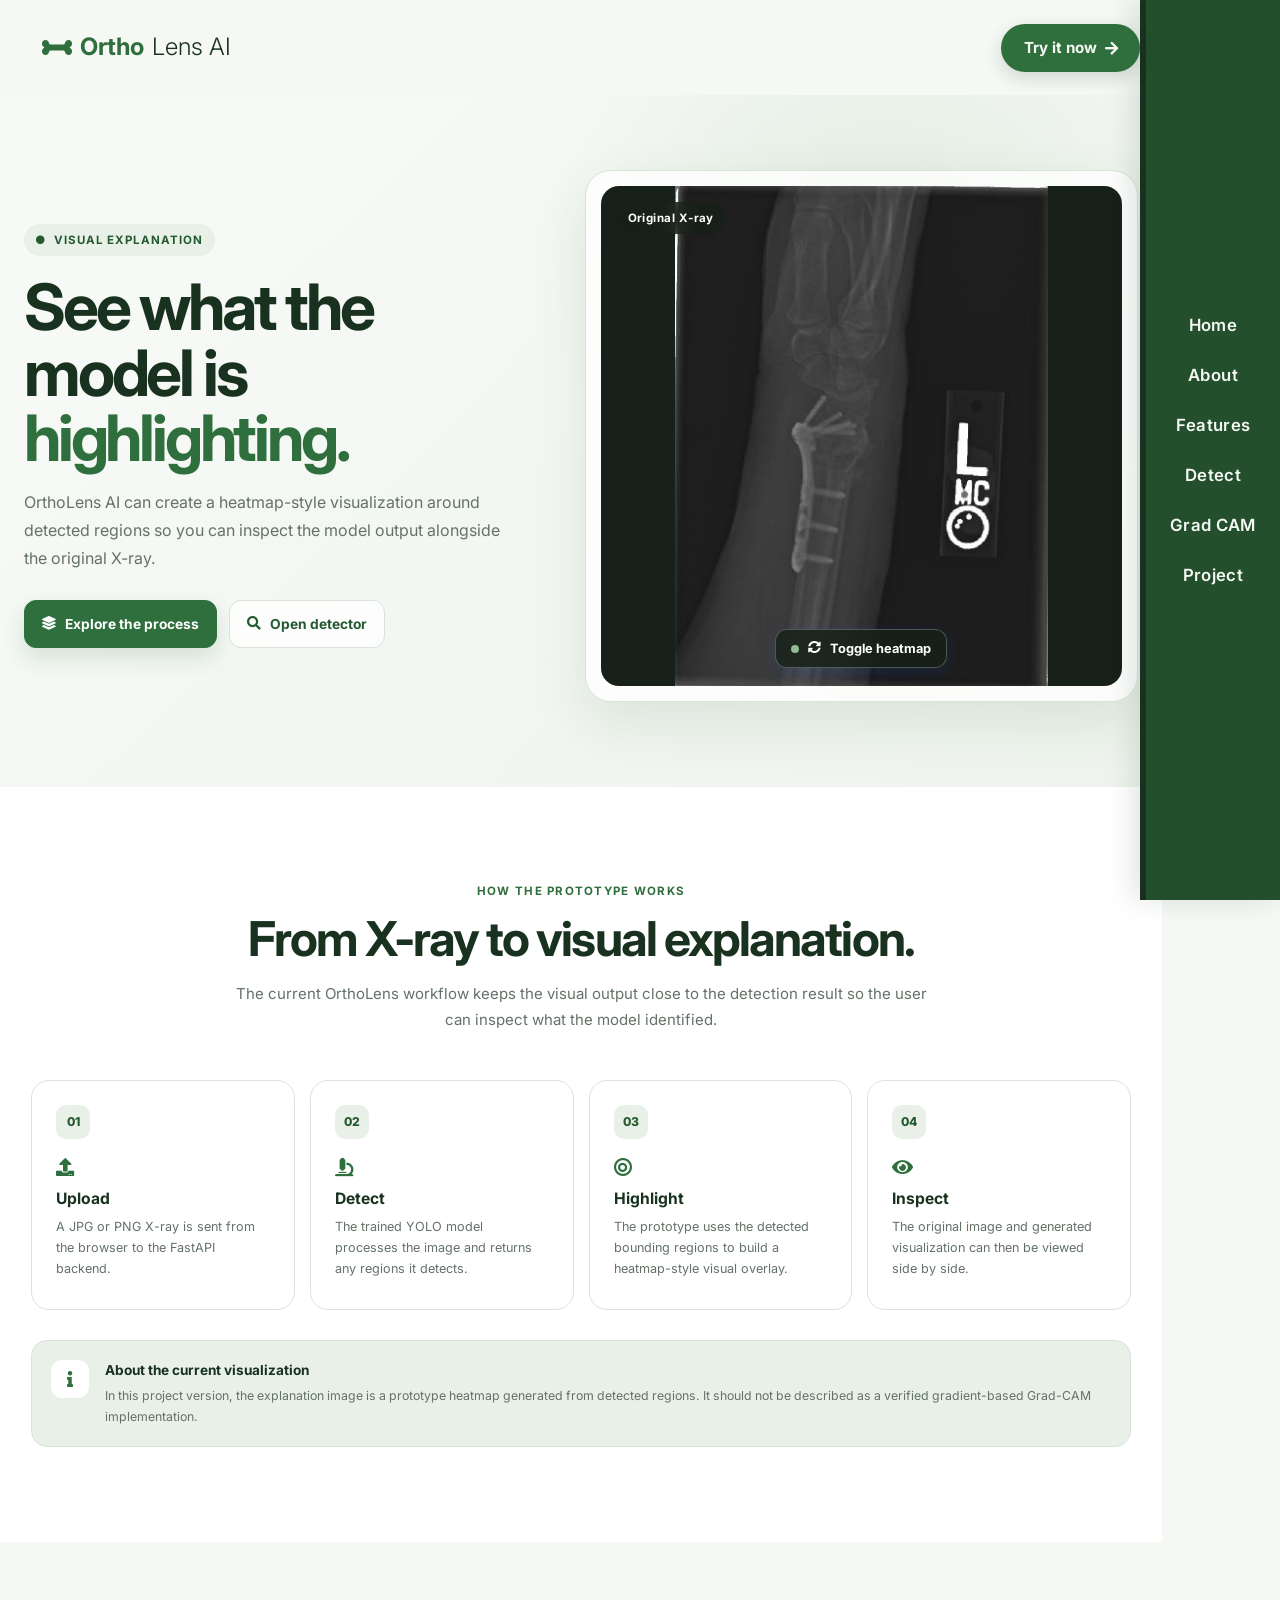
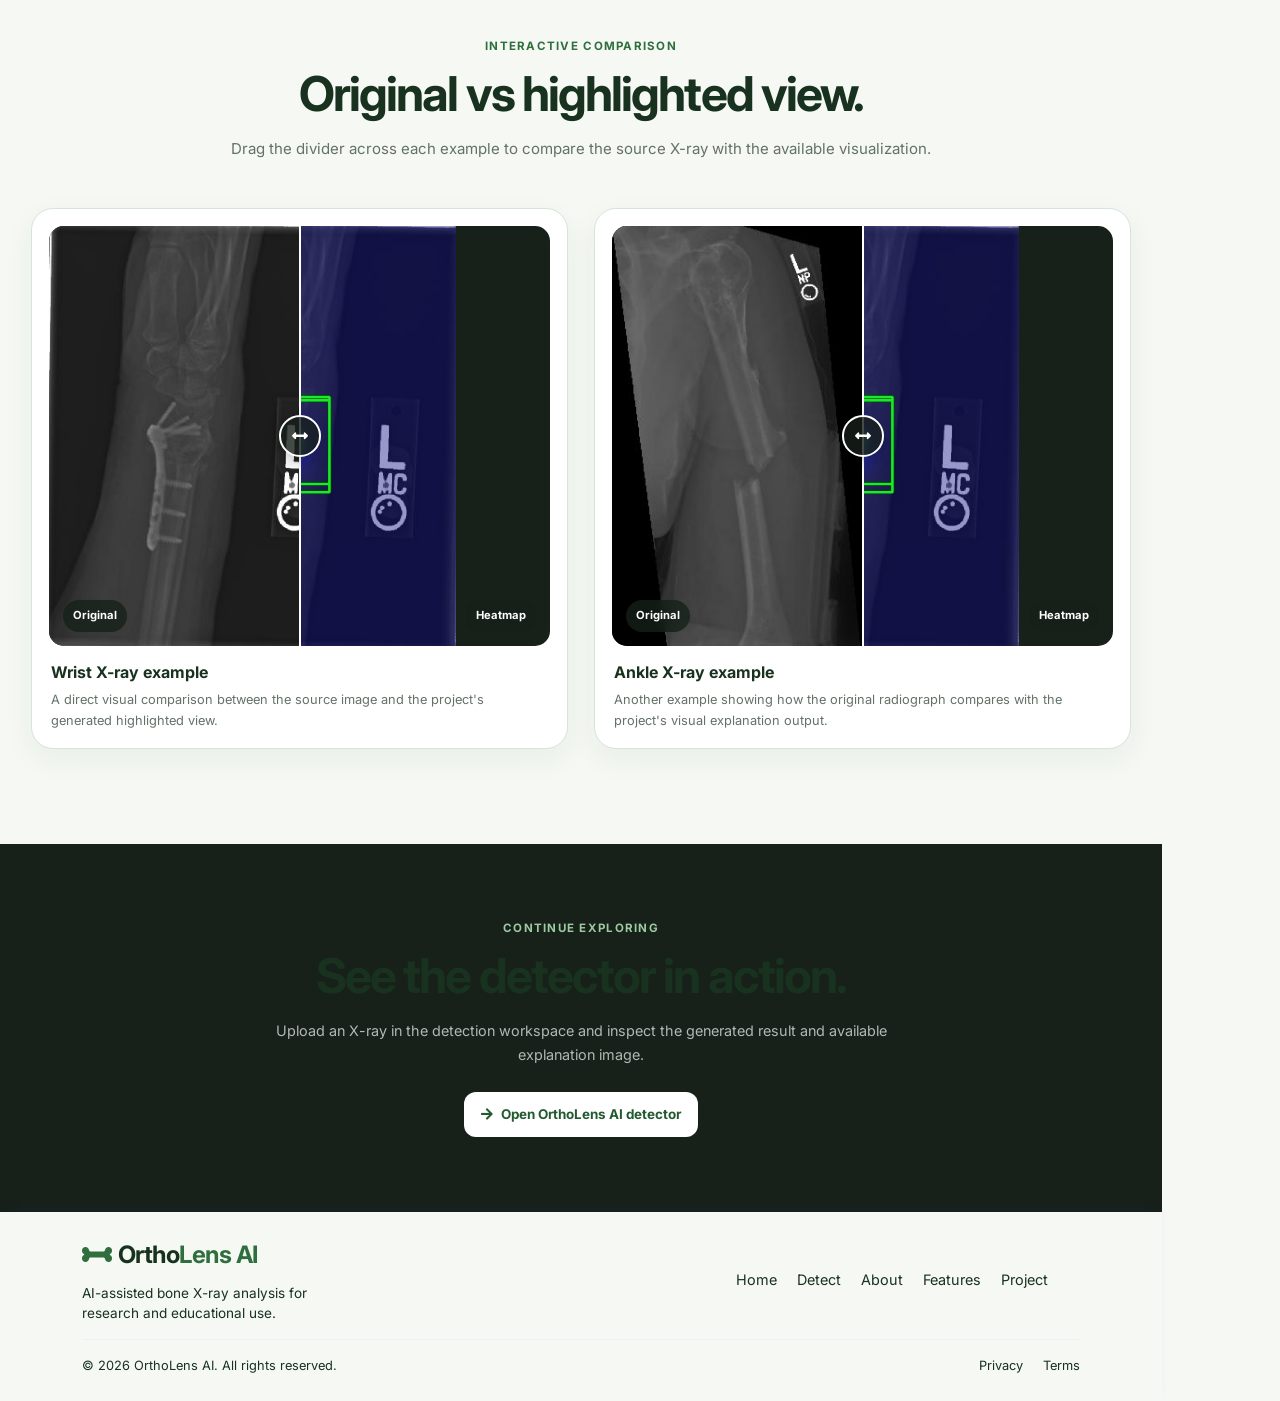
<file: frontend/gradcam.html>
<!DOCTYPE html>
<html lang="en">
<head>
  <meta charset="UTF-8">
  <meta name="viewport" content="width=device-width, initial-scale=1.0">

  <title>OrthoLens AI | Visual Explanation</title>
  <meta
    name="description"
    content="Explore how OrthoLens AI visualizes detected regions in bone X-rays."
  >
  <link rel="stylesheet" href="styles.css">
  <link rel="stylesheet" href="footer-styles.css">

  <link rel="preconnect" href="https://fonts.googleapis.com">
  <link rel="preconnect" href="https://fonts.gstatic.com" crossorigin>
  <link
    href="https://fonts.googleapis.com/css2?family=Inter:wght@300;400;500;600;700&display=swap"
    rel="stylesheet"
  >

  <link
    rel="stylesheet"
    href="https://cdnjs.cloudflare.com/ajax/libs/font-awesome/5.15.4/css/all.min.css"
  >

  <style>
    :root {
      --gc-green: #2f6f3e;
      --gc-green-dark: #245a31;
      --gc-green-light: #7faf85;
      --gc-soft: #e8f0e8;
      --gc-bg: #f5f8f3;
      --gc-text: #18321f;
      --gc-muted: #647268;
      --gc-border: #d8e4d8;
      --gc-white: #ffffff;
      --gc-dark: #172019;
    }

    * {
      box-sizing: border-box;
    }

    html {
      scroll-behavior: smooth;
    }

    body {
      margin: 0;
      background: var(--gc-bg);
      color: var(--gc-text);
      font-family: "Inter", sans-serif;
    }

    .gc-page {
      padding-top: 95px;
      overflow: hidden;
    }

    /* HERO */
    .gc-hero {
      position: relative;
      padding: 75px 0 85px;
      background:
        radial-gradient(
          circle at 75% 25%,
          rgba(127, 175, 133, 0.16),
          transparent 32%
        ),
        linear-gradient(
          135deg,
          #f8faf7 0%,
          #eef4ed 100%
        );
    }

    .gc-hero-inner {
      width: min(1160px, calc(100% - 48px));
      margin: 0 auto;
      display: grid;
      grid-template-columns: 0.95fr 1.05fr;
      gap: 60px;
      align-items: center;
    }

    .gc-eyebrow {
      display: inline-flex;
      align-items: center;
      gap: 8px;
      padding: 7px 12px;
      margin-bottom: 18px;
      border-radius: 999px;
      background: var(--gc-soft);
      color: var(--gc-green-dark);
      font-size: 0.72rem;
      font-weight: 700;
      letter-spacing: 0.08em;
      text-transform: uppercase;
    }

    .gc-eyebrow i {
      font-size: 0.55rem;
    }

    .gc-hero-copy h1 {
      margin: 0 0 18px;
      color: var(--gc-text);
      font-size: clamp(2.6rem, 5vw, 4.4rem);
      line-height: 1.02;
      letter-spacing: -0.05em;
      font-weight: 700;
    }

    .gc-hero-copy h1 span {
      color: var(--gc-green);
    }

    .gc-hero-copy p {
      max-width: 620px;
      margin: 0 0 28px;
      color: var(--gc-muted);
      line-height: 1.75;
      font-size: 1rem;
    }

    .gc-actions {
      display: flex;
      flex-wrap: wrap;
      gap: 12px;
    }

    .gc-primary-btn,
    .gc-secondary-btn {
      display: inline-flex;
      align-items: center;
      justify-content: center;
      gap: 9px;
      padding: 12px 17px;
      border-radius: 12px;
      font-family: inherit;
      font-size: 0.86rem;
      font-weight: 700;
      text-decoration: none;
      cursor: pointer;
      transition: 0.2s ease;
    }

    .gc-primary-btn {
      border: 1px solid var(--gc-green);
      background: var(--gc-green);
      color: #fff;
      box-shadow: 0 10px 22px rgba(47, 111, 62, 0.16);
    }

    .gc-primary-btn:hover {
      background: var(--gc-green-dark);
      transform: translateY(-2px);
    }

    .gc-secondary-btn {
      border: 1px solid var(--gc-border);
      background: rgba(255, 255, 255, 0.8);
      color: var(--gc-green-dark);
    }

    .gc-secondary-btn:hover {
      border-color: var(--gc-green-light);
      transform: translateY(-2px);
    }

    /* HERO VISUAL */
    .gc-visual-card {
      position: relative;
      padding: 15px;
      border: 1px solid var(--gc-border);
      border-radius: 26px;
      background: rgba(255, 255, 255, 0.78);
      box-shadow: 0 22px 55px rgba(36, 90, 49, 0.11);
    }

    .gc-image-stage {
      position: relative;
      height: 500px;
      overflow: hidden;
      border-radius: 18px;
      background: var(--gc-dark);
      perspective: 1200px;
    }

    .gc-image-face {
      position: absolute;
      inset: 0;
      opacity: 0;
      transform: scale(0.98);
      transition:
        opacity 0.45s ease,
        transform 0.45s ease;
      pointer-events: none;
    }

    .gc-image-face.active {
      opacity: 1;
      transform: scale(1);
    }

    .gc-image-face img {
      width: 100%;
      height: 100%;
      object-fit: contain;
      display: block;
    }

    .gc-image-label {
      position: absolute;
      top: 16px;
      left: 16px;
      padding: 7px 11px;
      border-radius: 999px;
      background: rgba(23, 32, 25, 0.75);
      color: white;
      font-size: 0.72rem;
      font-weight: 700;
      letter-spacing: 0.04em;
      backdrop-filter: blur(8px);
    }

    .gc-toggle {
      position: absolute;
      left: 50%;
      bottom: 18px;
      transform: translateX(-50%);
      display: inline-flex;
      align-items: center;
      gap: 9px;
      padding: 11px 15px;
      border: 1px solid rgba(255, 255, 255, 0.24);
      border-radius: 12px;
      background: rgba(23, 32, 25, 0.82);
      color: #fff;
      font-family: inherit;
      font-size: 0.8rem;
      font-weight: 700;
      cursor: pointer;
      backdrop-filter: blur(12px);
      transition: 0.2s ease;
    }

    .gc-toggle:hover {
      background: rgba(47, 111, 62, 0.92);
    }

    .gc-status {
      width: 8px;
      height: 8px;
      border-radius: 50%;
      background: #8fba95;
    }

    /* EXPLAINER */
    .gc-section {
      padding: 95px 0;
      background: var(--gc-white);
    }

    .gc-section.alt {
      background: var(--gc-bg);
    }

    .gc-container {
      width: min(1100px, calc(100% - 48px));
      margin: 0 auto;
    }

    .gc-section-header {
      max-width: 720px;
      margin: 0 auto 46px;
      text-align: center;
    }

    .gc-section-kicker {
      margin-bottom: 10px;
      color: var(--gc-green);
      font-size: 0.72rem;
      font-weight: 700;
      letter-spacing: 0.11em;
      text-transform: uppercase;
    }

    .gc-section-header h2 {
      margin: 0 0 13px;
      color: var(--gc-text);
      font-size: clamp(2rem, 4vw, 3rem);
      letter-spacing: -0.04em;
    }

    .gc-section-header p {
      margin: 0;
      color: var(--gc-muted);
      font-size: 0.94rem;
      line-height: 1.75;
    }

    /* PROCESS */
    .gc-process {
      display: grid;
      grid-template-columns: repeat(4, 1fr);
      gap: 15px;
    }

    .gc-process-card {
      position: relative;
      min-height: 230px;
      padding: 24px;
      border: 1px solid var(--gc-border);
      border-radius: 18px;
      background: var(--gc-white);
      transition: 0.2s ease;
    }

    .gc-process-card:hover {
      transform: translateY(-4px);
      border-color: #bfd1c1;
      box-shadow: 0 14px 32px rgba(36, 90, 49, 0.08);
    }

    .gc-number {
      display: inline-flex;
      align-items: center;
      justify-content: center;
      width: 34px;
      height: 34px;
      margin-bottom: 19px;
      border-radius: 10px;
      background: var(--gc-soft);
      color: var(--gc-green-dark);
      font-size: 0.76rem;
      font-weight: 800;
    }

    .gc-process-card i {
      display: block;
      margin-bottom: 14px;
      color: var(--gc-green);
      font-size: 1.15rem;
    }

    .gc-process-card h3 {
      margin: 0 0 8px;
      color: var(--gc-text);
      font-size: 0.98rem;
    }

    .gc-process-card p {
      margin: 0;
      color: var(--gc-muted);
      font-size: 0.79rem;
      line-height: 1.65;
    }

    /* COMPARISON */
    .gc-comparison-grid {
      display: grid;
      grid-template-columns: repeat(2, minmax(0, 1fr));
      gap: 26px;
    }

    .gc-comparison-card {
      padding: 17px;
      border: 1px solid var(--gc-border);
      border-radius: 22px;
      background: var(--gc-white);
      box-shadow: 0 10px 30px rgba(36, 90, 49, 0.06);
    }

    .gc-comparison-stage {
      position: relative;
      height: 420px;
      overflow: hidden;
      border-radius: 15px;
      background: var(--gc-dark);
      touch-action: none;
      user-select: none;
    }

    .gc-comparison-stage img {
      width: 100%;
      height: 100%;
      object-fit: contain;
      display: block;
      pointer-events: none;
    }

    .gc-comparison-after {
      position: absolute;
      inset: 0;
    }

    .gc-comparison-before {
      position: absolute;
      top: 0;
      left: 0;
      width: 50%;
      height: 100%;
      overflow: hidden;
      z-index: 2;
    }

    .gc-comparison-before img {
      width: 100%;
      height: 100%;
      object-fit: cover;
      object-position: left center;
    }

    .gc-comparison-divider {
      position: absolute;
      top: 0;
      bottom: 0;
      left: 50%;
      width: 2px;
      background: white;
      z-index: 4;
      transform: translateX(-1px);
    }

    .gc-comparison-handle {
      position: absolute;
      left: 50%;
      top: 50%;
      width: 42px;
      height: 42px;
      transform: translate(-50%, -50%);
      border: 2px solid white;
      border-radius: 50%;
      background: rgba(23, 32, 25, 0.8);
      color: white;
      display: flex;
      align-items: center;
      justify-content: center;
      z-index: 5;
      cursor: ew-resize;
      box-shadow: 0 4px 15px rgba(0, 0, 0, 0.25);
    }

    .gc-side-label {
      position: absolute;
      bottom: 14px;
      padding: 7px 10px;
      border-radius: 999px;
      background: rgba(23, 32, 25, 0.78);
      color: white;
      font-size: 0.7rem;
      font-weight: 700;
      z-index: 6;
      backdrop-filter: blur(6px);
    }

    .gc-side-label.before {
      left: 14px;
    }

    .gc-side-label.after {
      right: 14px;
    }

    .gc-card-title {
      margin: 17px 2px 6px;
      color: var(--gc-text);
      font-size: 1rem;
      font-weight: 700;
    }

    .gc-card-description {
      margin: 0 2px;
      color: var(--gc-muted);
      font-size: 0.8rem;
      line-height: 1.65;
    }

    /* ACCURACY NOTE */
    .gc-note {
      display: grid;
      grid-template-columns: auto 1fr;
      gap: 16px;
      align-items: start;
      margin-top: 30px;
      padding: 19px;
      border: 1px solid var(--gc-border);
      border-radius: 16px;
      background: var(--gc-soft);
    }

    .gc-note-icon {
      width: 38px;
      height: 38px;
      display: flex;
      align-items: center;
      justify-content: center;
      border-radius: 11px;
      background: var(--gc-white);
      color: var(--gc-green);
    }

    .gc-note strong {
      display: block;
      margin-bottom: 5px;
      color: var(--gc-text);
      font-size: 0.85rem;
    }

    .gc-note p {
      margin: 0;
      color: var(--gc-muted);
      font-size: 0.77rem;
      line-height: 1.65;
    }

    /* CTA */
    .gc-cta {
      padding: 75px 0;
      background: var(--gc-dark);
      color: white;
    }

    .gc-cta-inner {
      width: min(1000px, calc(100% - 48px));
      margin: 0 auto;
      text-align: center;
    }

    .gc-cta .gc-section-kicker {
      color: #9ccaa3;
    }

    .gc-cta h2 {
      margin: 0 0 14px;
      font-size: clamp(2rem, 4vw, 3rem);
      letter-spacing: -0.04em;
    }

    .gc-cta p {
      max-width: 640px;
      margin: 0 auto 24px;
      color: rgba(255, 255, 255, 0.68);
      line-height: 1.7;
      font-size: 0.9rem;
    }

    .gc-cta-btn {
      display: inline-flex;
      align-items: center;
      gap: 8px;
      padding: 12px 17px;
      border-radius: 12px;
      background: white;
      color: var(--gc-green-dark);
      text-decoration: none;
      font-size: 0.84rem;
      font-weight: 700;
      transition: 0.2s ease;
    }

    .gc-cta-btn:hover {
      transform: translateY(-2px);
    }

    /* RESPONSIVE */
    @media (max-width: 950px) {
      .gc-hero-inner {
        grid-template-columns: 1fr;
      }

      .gc-hero-copy {
        max-width: 700px;
      }

      .gc-process {
        grid-template-columns: repeat(2, 1fr);
      }
    }

    @media (max-width: 700px) {
      .gc-page {
        padding-top: 88px;
      }

      .gc-container,
      .gc-hero-inner,
      .gc-cta-inner {
        width: min(100% - 28px, 1160px);
      }

      .gc-hero {
        padding: 50px 0 55px;
      }

      .gc-visual-card {
        padding: 9px;
      }

      .gc-image-stage {
        height: 380px;
      }

      .gc-process {
        grid-template-columns: 1fr;
      }

      .gc-comparison-grid {
        grid-template-columns: 1fr;
      }

      .gc-comparison-stage {
        height: 340px;
      }

      .gc-section {
        padding: 70px 0;
      }
    }
  </style>
</head>

<body>

  <div id="nav-placeholder"></div>

  <main class="gc-page">

    <!-- HERO -->
    <section class="gc-hero">
      <div class="gc-hero-inner">

        <div class="gc-hero-copy">

          <div class="gc-eyebrow">
            <i class="fas fa-circle"></i>
            Visual explanation
          </div>

          <h1>
            See what the model is
            <span>highlighting.</span>
          </h1>

          <p>
            OrthoLens AI can create a heatmap-style visualization around
            detected regions so you can inspect the model output alongside
            the original X-ray.
          </p>

          <div class="gc-actions">
            <a href="#how-it-works" class="gc-primary-btn">
              <i class="fas fa-layer-group"></i>
              Explore the process
            </a>

            <a href="detect.html" class="gc-secondary-btn">
              <i class="fas fa-search"></i>
              Open detector
            </a>
          </div>

        </div>

        <div class="gc-visual-card">

          <div class="gc-image-stage" id="hero-visual">

            <div class="gc-image-face active" id="hero-original">
              <img
                src="./images/wrist-xray.jpg"
                alt="Wrist X-ray example"
              >
              <div class="gc-image-label">
                Original X-ray
              </div>
            </div>

            <div class="gc-image-face" id="hero-heatmap">
              <img
                src="./images/wrist-gradcam.jpg"
                alt="Wrist X-ray heatmap example"
              >
              <div class="gc-image-label">
                Heatmap view
              </div>
            </div>

            <button
              type="button"
              class="gc-toggle"
              id="flip-visual"
            >
              <span class="gc-status"></span>
              <i class="fas fa-sync-alt"></i>
              Toggle heatmap
            </button>

          </div>

        </div>

      </div>
    </section>

    <!-- PROCESS -->
    <section class="gc-section" id="how-it-works">

      <div class="gc-container">

        <div class="gc-section-header">
          <div class="gc-section-kicker">
            How the prototype works
          </div>

          <h2>From X-ray to visual explanation.</h2>

          <p>
            The current OrthoLens workflow keeps the visual output close
            to the detection result so the user can inspect what the model
            identified.
          </p>
        </div>

        <div class="gc-process">

          <article class="gc-process-card">
            <div class="gc-number">01</div>
            <i class="fas fa-upload"></i>
            <h3>Upload</h3>
            <p>
              A JPG or PNG X-ray is sent from the browser to the
              FastAPI backend.
            </p>
          </article>

          <article class="gc-process-card">
            <div class="gc-number">02</div>
            <i class="fas fa-microscope"></i>
            <h3>Detect</h3>
            <p>
              The trained YOLO model processes the image and returns
              any regions it detects.
            </p>
          </article>

          <article class="gc-process-card">
            <div class="gc-number">03</div>
            <i class="fas fa-bullseye"></i>
            <h3>Highlight</h3>
            <p>
              The prototype uses the detected bounding regions to build
              a heatmap-style visual overlay.
            </p>
          </article>

          <article class="gc-process-card">
            <div class="gc-number">04</div>
            <i class="fas fa-eye"></i>
            <h3>Inspect</h3>
            <p>
              The original image and generated visualization can then
              be viewed side by side.
            </p>
          </article>

        </div>

        <div class="gc-note">

          <div class="gc-note-icon">
            <i class="fas fa-info"></i>
          </div>

          <div>
            <strong>About the current visualization</strong>

            <p>
              In this project version, the explanation image is a
              prototype heatmap generated from detected regions.
              It should not be described as a verified gradient-based
              Grad-CAM implementation.
            </p>
          </div>

        </div>

      </div>

    </section>

    <!-- COMPARISON -->
    <section class="gc-section alt">

      <div class="gc-container">

        <div class="gc-section-header">
          <div class="gc-section-kicker">
            Interactive comparison
          </div>

          <h2>Original vs highlighted view.</h2>

          <p>
            Drag the divider across each example to compare the source
            X-ray with the available visualization.
          </p>
        </div>

        <div class="gc-comparison-grid">

          <!-- WRIST -->
          <article class="gc-comparison-card">

            <div class="gc-comparison-stage">

              <div class="gc-comparison-after">
                <img
                  src="./images/wrist-gradcam.jpg"
                  alt="Wrist X-ray highlighted view"
                >
              </div>

              <div
                class="gc-comparison-before"
                data-slider="50"
              >
                <img
                  src="./images/wrist-xray.jpg"
                  alt="Original wrist X-ray"
                >
              </div>

              <div
                class="gc-comparison-divider"
                style="left: 50%;"
              ></div>

              <div
                class="gc-comparison-handle"
                style="left: 50%;"
              >
                <i class="fas fa-arrows-alt-h"></i>
              </div>

              <div class="gc-side-label before">
                Original
              </div>

              <div class="gc-side-label after">
                Heatmap
              </div>

            </div>

            <h3 class="gc-card-title">
              Wrist X-ray example
            </h3>

            <p class="gc-card-description">
              A direct visual comparison between the source image and
              the project's generated highlighted view.
            </p>

          </article>

          <!-- ANKLE -->
          <article class="gc-comparison-card">

            <div class="gc-comparison-stage">

              <div class="gc-comparison-after">
                <img
                  src="./images/ankle-gradcam.jpg"
                  alt="Ankle X-ray highlighted view"
                >
              </div>

              <div
                class="gc-comparison-before"
                data-slider="50"
              >
                <img
                  src="./images/ankle-xray.jpg"
                  alt="Original ankle X-ray"
                >
              </div>

              <div
                class="gc-comparison-divider"
                style="left: 50%;"
              ></div>

              <div
                class="gc-comparison-handle"
                style="left: 50%;"
              >
                <i class="fas fa-arrows-alt-h"></i>
              </div>

              <div class="gc-side-label before">
                Original
              </div>

              <div class="gc-side-label after">
                Heatmap
              </div>

            </div>

            <h3 class="gc-card-title">
              Ankle X-ray example
            </h3>

            <p class="gc-card-description">
              Another example showing how the original radiograph compares
              with the project's visual explanation output.
            </p>

          </article>

        </div>

      </div>

    </section>

    <!-- CTA -->
    <section class="gc-cta">

      <div class="gc-cta-inner">

        <div class="gc-section-kicker">
          Continue exploring
        </div>

        <h2>
          See the detector in action.
        </h2>

        <p>
          Upload an X-ray in the detection workspace and inspect the
          generated result and available explanation image.
        </p>

        <a href="detect.html" class="gc-cta-btn">
          <i class="fas fa-arrow-right"></i>
          Open OrthoLens AI detector
        </a>

      </div>

    </section>

  </main>

  <div id="footer-placeholder"></div>

  <script src="nav-handler.js"></script>
  <script src="footer-handler.js"></script>

  <script>
    document.addEventListener("DOMContentLoaded", function () {

      /* Hero visual toggle */
      const toggleButton = document.getElementById("flip-visual");
      const originalFace = document.getElementById("hero-original");
      const heatmapFace = document.getElementById("hero-heatmap");

      let showingHeatmap = false;

      if (toggleButton) {
        toggleButton.addEventListener("click", function () {

          showingHeatmap = !showingHeatmap;

          if (showingHeatmap) {
            originalFace.classList.remove("active");
            heatmapFace.classList.add("active");

            toggleButton.innerHTML = `
              <span class="gc-status"></span>
              <i class="fas fa-eye"></i>
              Viewing heatmap
            `;
          } else {
            heatmapFace.classList.remove("active");
            originalFace.classList.add("active");

            toggleButton.innerHTML = `
              <span class="gc-status"></span>
              <i class="fas fa-sync-alt"></i>
              Toggle heatmap
            `;
          }

        });
      }

      /* Comparison sliders */
      const comparisonStages =
        document.querySelectorAll(".gc-comparison-stage");

      comparisonStages.forEach(function (stage) {

        const before =
          stage.querySelector(".gc-comparison-before");

        const divider =
          stage.querySelector(".gc-comparison-divider");

        const handle =
          stage.querySelector(".gc-comparison-handle");

        let dragging = false;

        function updateSlider(clientX) {

          const rect = stage.getBoundingClientRect();

          let position =
            ((clientX - rect.left) / rect.width) * 100;

          position = Math.max(0, Math.min(100, position));

          before.style.width = position + "%";
          divider.style.left = position + "%";
          handle.style.left = position + "%";
        }

        function startDrag(event) {
          dragging = true;

          if (event.pointerId !== undefined) {
            stage.setPointerCapture(event.pointerId);
          }

          updateSlider(event.clientX);
        }

        function moveDrag(event) {
          if (!dragging) return;
          updateSlider(event.clientX);
        }

        function stopDrag() {
          dragging = false;
        }

        stage.addEventListener("pointerdown", startDrag);
        stage.addEventListener("pointermove", moveDrag);
        stage.addEventListener("pointerup", stopDrag);
        stage.addEventListener("pointercancel", stopDrag);
        stage.addEventListener("pointerleave", function () {
          if (!event.buttons) {
            dragging = false;
          }
        });

      });

    });
  </script>

</body>
</html>
</file>
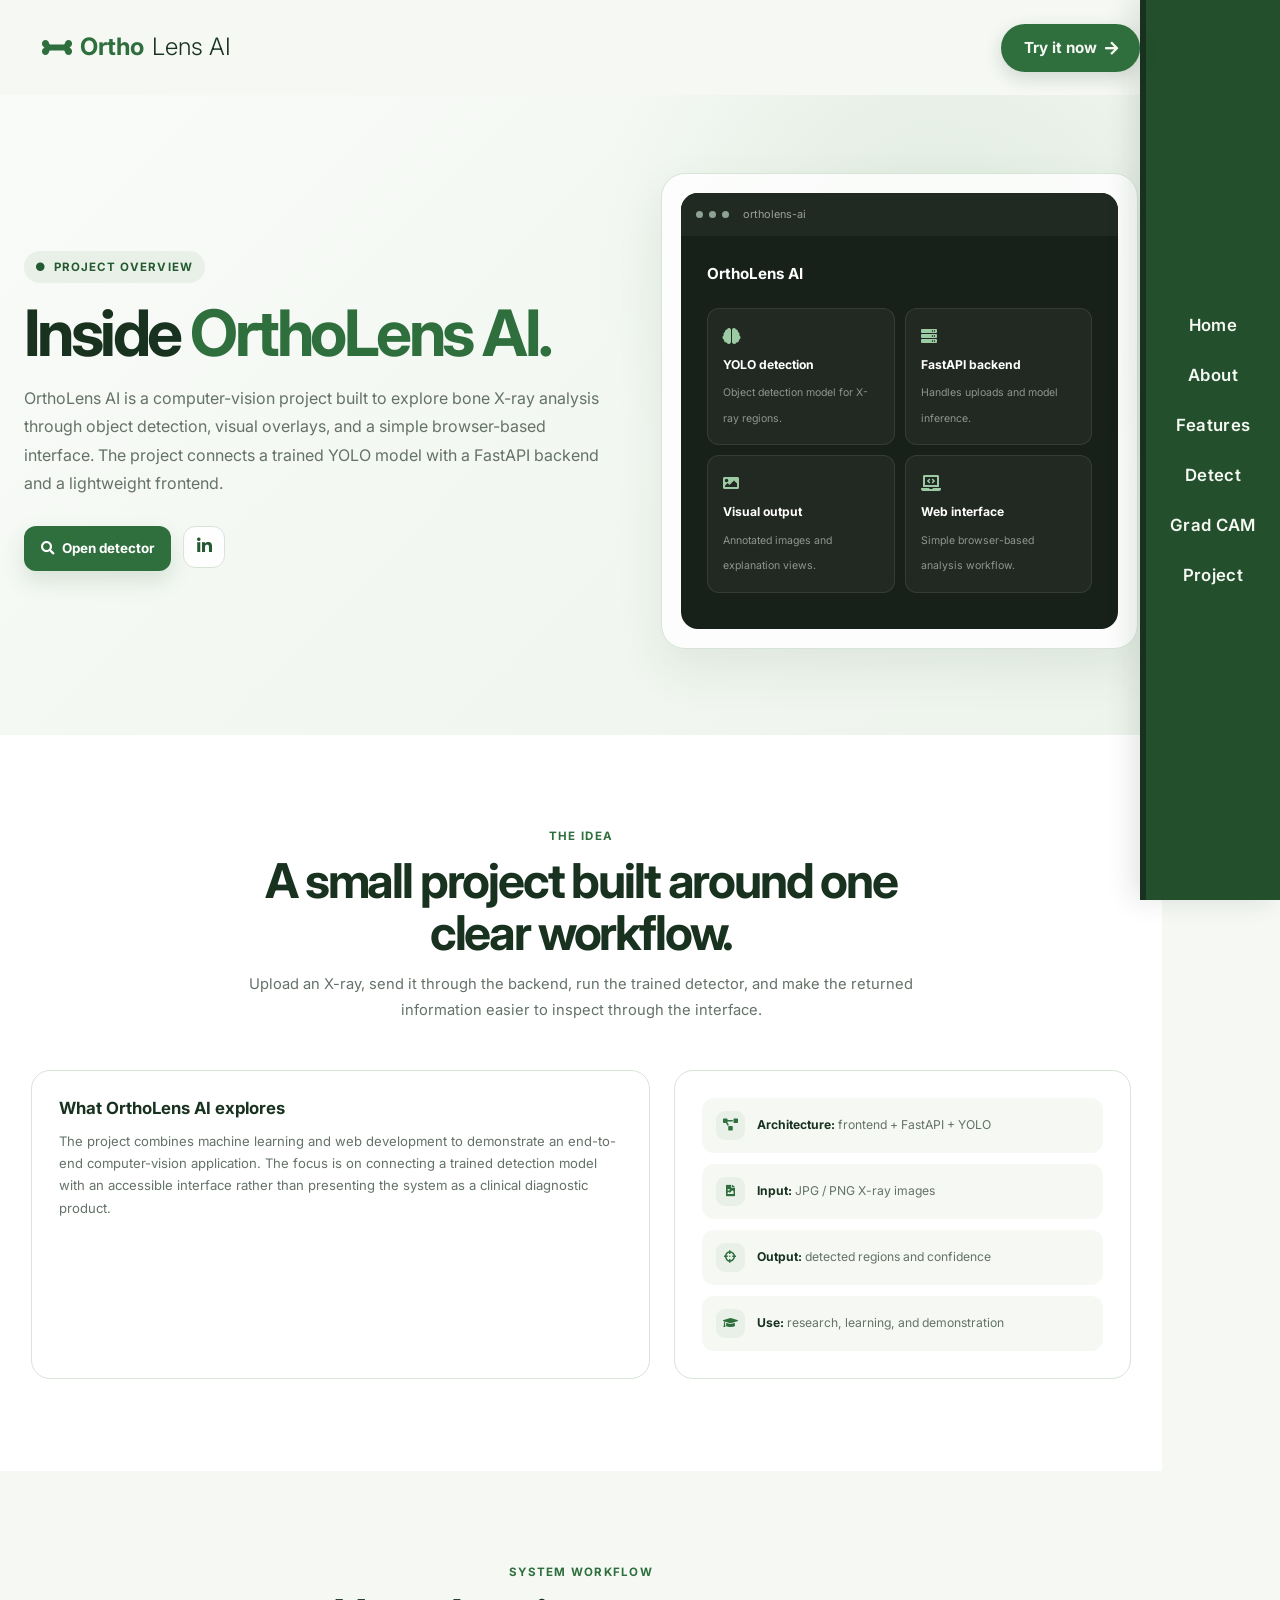
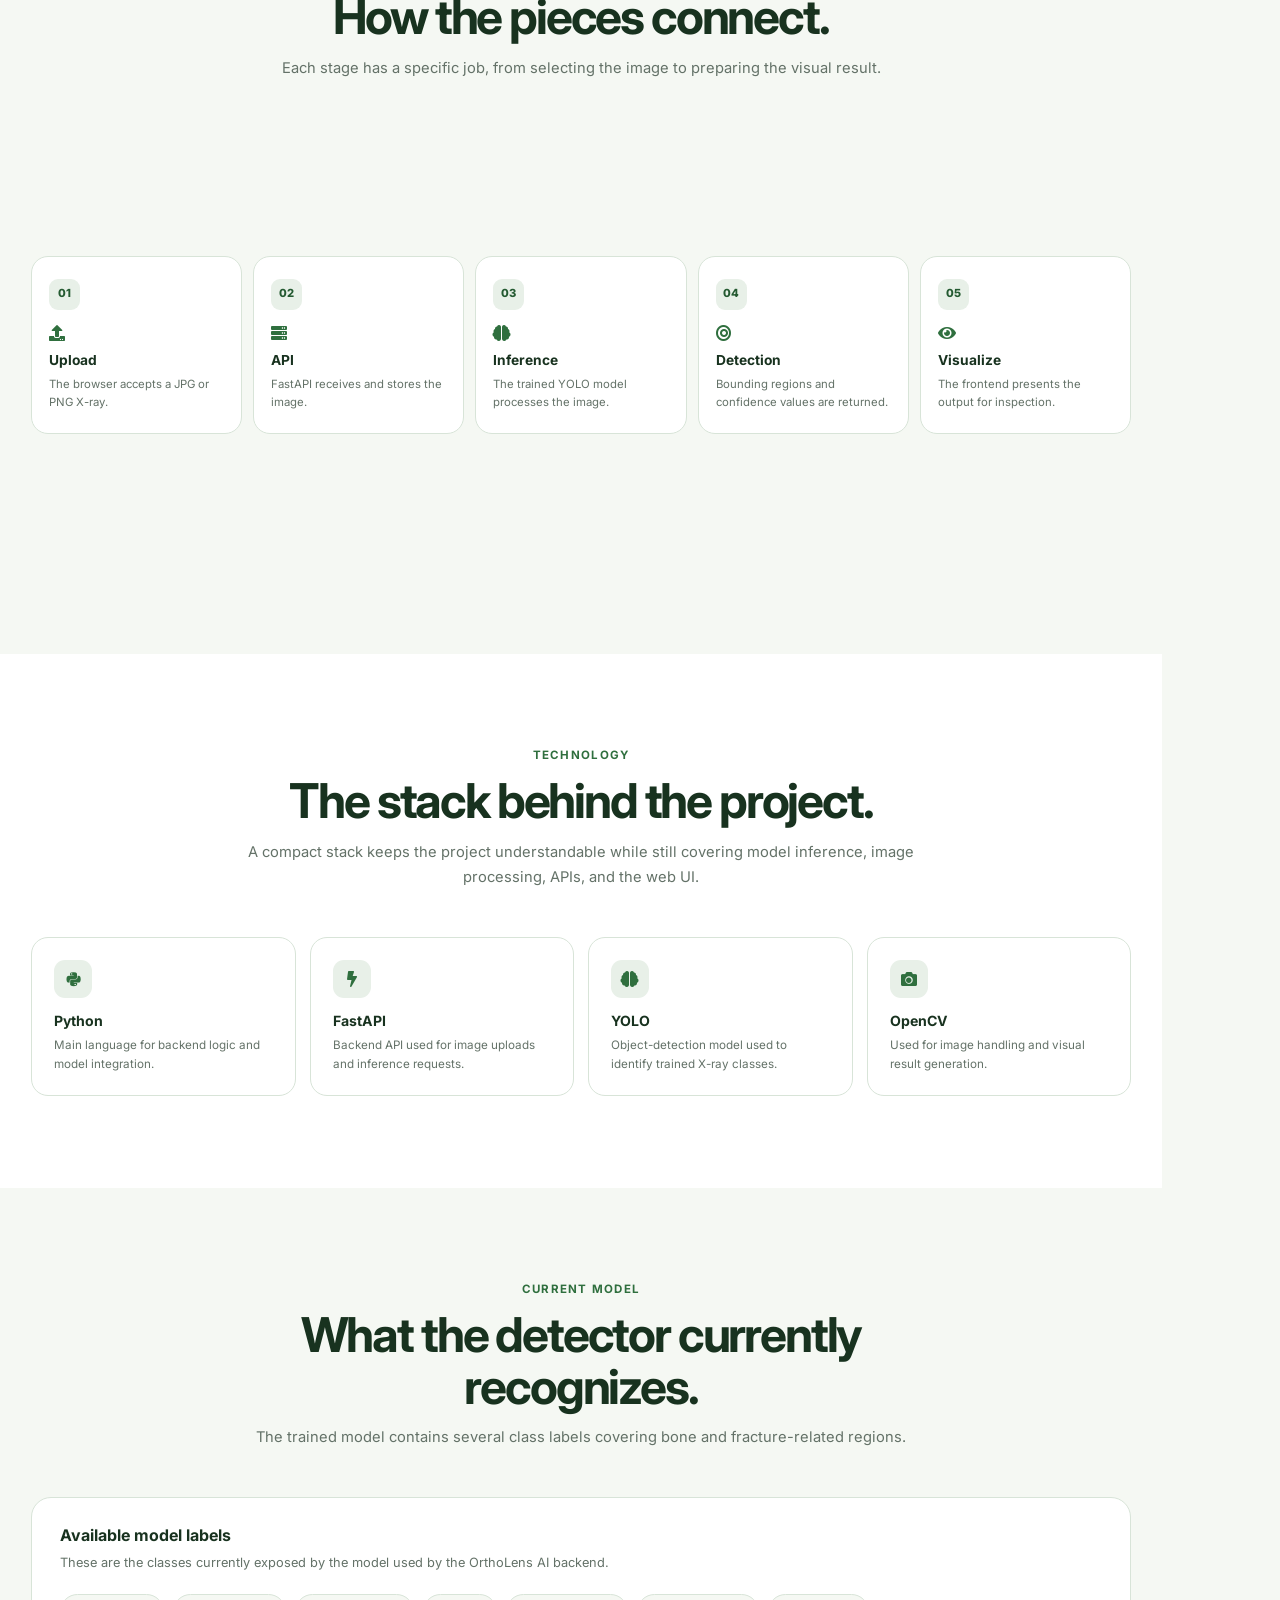
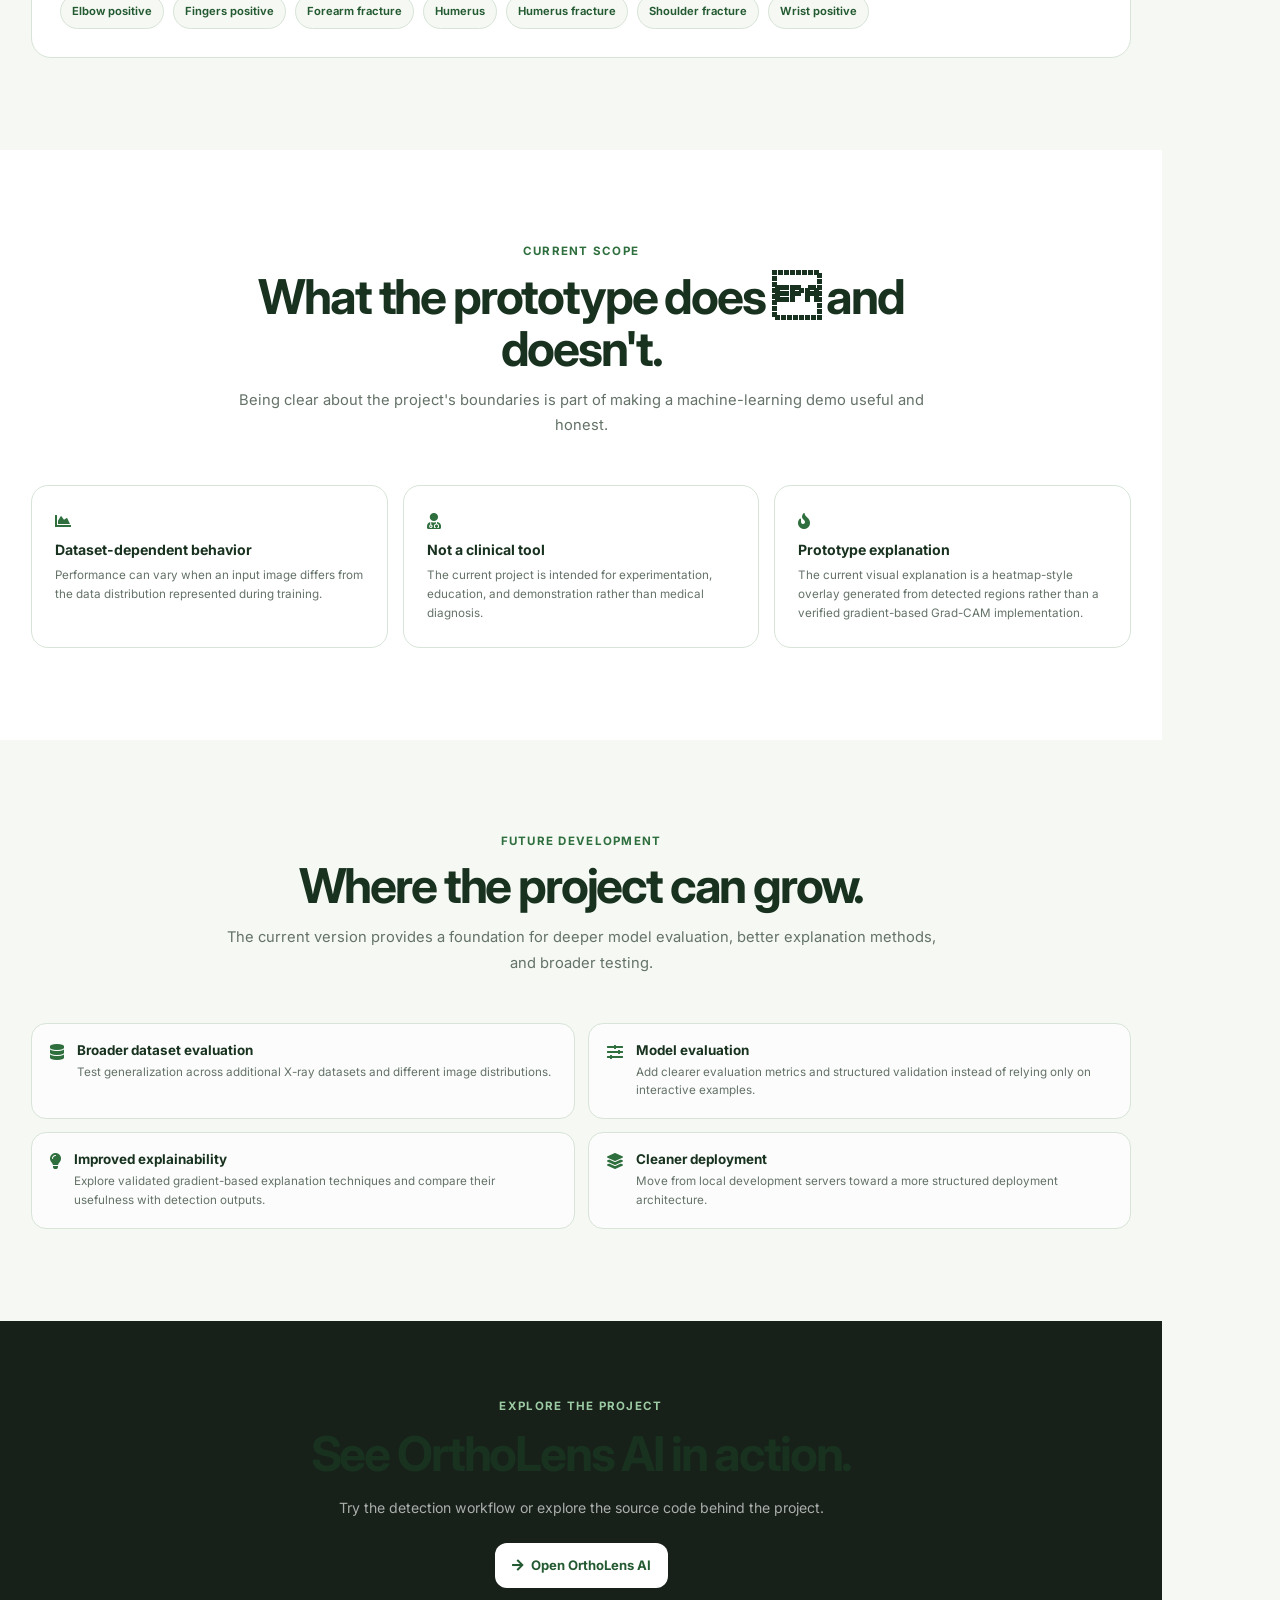
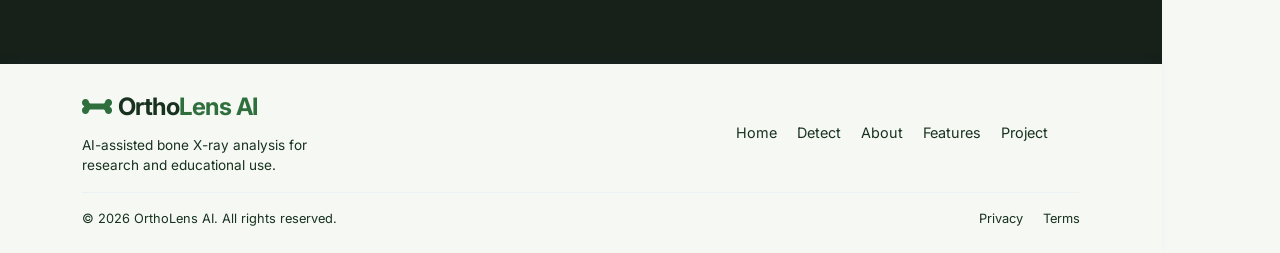
<file: frontend/project.html>
<!DOCTYPE html>
<html lang="en">
<head>
  <meta charset="UTF-8">
  <meta name="viewport" content="width=device-width, initial-scale=1.0">
  <title>OrthoLens AI | Project</title>
  <meta
    name="description"
    content="Explore the OrthoLens AI bone X-ray analysis project, workflow, technology stack, model capabilities, and future development."
  >

  <link rel="stylesheet" href="styles.css">
  <link rel="stylesheet" href="footer-styles.css">

  <link rel="preconnect" href="https://fonts.googleapis.com">
  <link rel="preconnect" href="https://fonts.gstatic.com" crossorigin>

  <link
    href="https://fonts.googleapis.com/css2?family=Inter:wght@300;400;500;600;700;800&display=swap"
    rel="stylesheet"
  >

  <link
    rel="stylesheet"
    href="https://cdnjs.cloudflare.com/ajax/libs/font-awesome/5.15.4/css/all.min.css"
  >

  <style>
    :root {
      --project-green: #2f6f3e;
      --project-green-dark: #245a31;
      --project-green-light: #7faf85;
      --project-soft: #e8f0e8;
      --project-bg: #f5f8f3;
      --project-text: #18321f;
      --project-muted: #647268;
      --project-border: #d8e4d8;
      --project-white: #ffffff;
      --project-dark: #172019;
    }

    * {
      box-sizing: border-box;
    }

    html {
      scroll-behavior: smooth;
    }

    body {
      margin: 0;
      font-family: "Inter", sans-serif;
      background: var(--project-bg);
      color: var(--project-text);
    }

    .project-page {
      padding-top: 95px;
    }

    /* HERO */
    .project-hero {
      padding: 78px 0 86px;
      background:
        radial-gradient(
          circle at 80% 25%,
          rgba(127, 175, 133, 0.17),
          transparent 32%
        ),
        linear-gradient(135deg, #f9fbf8 0%, #edf4ec 100%);
    }

    .project-hero-inner {
      width: min(1160px, calc(100% - 48px));
      margin: 0 auto;
      display: grid;
      grid-template-columns: 1.1fr 0.9fr;
      gap: 55px;
      align-items: center;
    }

    .project-kicker {
      display: inline-flex;
      align-items: center;
      gap: 8px;
      margin-bottom: 18px;
      padding: 7px 12px;
      border-radius: 999px;
      background: var(--project-soft);
      color: var(--project-green-dark);
      font-size: 0.72rem;
      font-weight: 700;
      letter-spacing: 0.09em;
      text-transform: uppercase;
    }

    .project-kicker i {
      font-size: 0.55rem;
    }

    .project-hero h1 {
      margin: 0 0 18px;
      font-size: clamp(2.7rem, 5vw, 4.6rem);
      line-height: 1.01;
      letter-spacing: -0.055em;
    }

    .project-hero h1 span {
      color: var(--project-green);
    }

    .project-hero p {
      max-width: 680px;
      margin: 0 0 28px;
      color: var(--project-muted);
      font-size: 1rem;
      line-height: 1.78;
    }

    .project-hero-actions {
      display: flex;
      flex-wrap: wrap;
      gap: 12px;
    }

    .project-btn {
      display: inline-flex;
      align-items: center;
      justify-content: center;
      gap: 8px;
      padding: 12px 17px;
      border-radius: 12px;
      text-decoration: none;
      font-size: 0.84rem;
      font-weight: 700;
      transition: 0.2s ease;
    }

    .project-btn.primary {
      background: var(--project-green);
      color: #fff;
      box-shadow: 0 10px 22px rgba(47, 111, 62, 0.16);
    }

    .project-btn.primary:hover {
      background: var(--project-green-dark);
      transform: translateY(-2px);
    }

    .project-linkedin { display: inline-flex; align-items: center; justify-content: center; width: 42px; height: 42px; border: 1px solid var(--project-border); border-radius: 12px; background: rgba(255,255,255,0.82); color: var(--project-green-dark); text-decoration: none; font-size: 1.05rem; transition: 0.2s ease; } .project-linkedin:hover { transform: translateY(-2px); background: var(--project-green); color: #fff; border-color: var(--project-green); } .project-btn.secondary {
      background: rgba(255, 255, 255, 0.82);
      border: 1px solid var(--project-border);
      color: var(--project-green-dark);
    }

    .project-btn.secondary:hover {
      transform: translateY(-2px);
      border-color: #b9ccb9;
    }

    /* PROJECT SNAPSHOT */
    .project-snapshot {
      padding: 19px;
      border: 1px solid var(--project-border);
      border-radius: 24px;
      background: rgba(255, 255, 255, 0.82);
      box-shadow: 0 20px 48px rgba(36, 90, 49, 0.09);
    }

    .snapshot-window {
      overflow: hidden;
      border-radius: 17px;
      background: var(--project-dark);
    }

    .snapshot-top {
      display: flex;
      align-items: center;
      gap: 6px;
      padding: 13px 15px;
      background: #202a22;
    }

    .snapshot-dot {
      width: 7px;
      height: 7px;
      border-radius: 50%;
      background: #8da293;
    }

    .snapshot-label {
      margin-left: 8px;
      color: rgba(255, 255, 255, 0.55);
      font-size: 0.68rem;
    }

    .snapshot-content {
      padding: 26px;
    }

    .snapshot-brand {
      margin-bottom: 21px;
      color: #fff;
      font-size: 0.95rem;
      font-weight: 700;
    }

    .snapshot-row {
      display: grid;
      grid-template-columns: 1fr 1fr;
      gap: 10px;
      margin-bottom: 10px;
    }

    .snapshot-card {
      min-height: 90px;
      padding: 15px;
      border: 1px solid rgba(255, 255, 255, 0.09);
      border-radius: 12px;
      background: rgba(255, 255, 255, 0.045);
    }

    .snapshot-card i {
      margin-bottom: 11px;
      color: #9ccaa3;
    }

    .snapshot-card strong {
      display: block;
      margin-bottom: 4px;
      color: #fff;
      font-size: 0.76rem;
    }

    .snapshot-card span {
      color: rgba(255, 255, 255, 0.5);
      font-size: 0.66rem;
      line-height: 1.45;
    }

    /* GENERAL */
    .project-section {
      padding: 92px 0;
      background: var(--project-white);
    }

    .project-section.alt {
      background: var(--project-bg);
    }

    .project-container {
      width: min(1100px, calc(100% - 48px));
      margin: 0 auto;
    }

    .project-header {
      max-width: 730px;
      margin: 0 auto 46px;
      text-align: center;
    }

    .project-header-kicker {
      margin-bottom: 10px;
      color: var(--project-green);
      font-size: 0.72rem;
      font-weight: 700;
      letter-spacing: 0.11em;
      text-transform: uppercase;
    }

    .project-header h2 {
      margin: 0 0 13px;
      font-size: clamp(2rem, 4vw, 3rem);
      line-height: 1.08;
      letter-spacing: -0.045em;
    }

    .project-header p {
      margin: 0;
      color: var(--project-muted);
      font-size: 0.92rem;
      line-height: 1.75;
    }

    /* OVERVIEW */
    .overview-grid {
      display: grid;
      grid-template-columns: 1.15fr 0.85fr;
      gap: 24px;
    }

    .overview-card {
      padding: 27px;
      border: 1px solid var(--project-border);
      border-radius: 19px;
      background: var(--project-white);
    }

    .overview-card h3 {
      margin: 0 0 12px;
      font-size: 1.05rem;
    }

    .overview-card p {
      margin: 0;
      color: var(--project-muted);
      font-size: 0.82rem;
      line-height: 1.7;
    }

    .project-facts {
      display: grid;
      gap: 11px;
    }

    .project-fact {
      display: flex;
      align-items: center;
      gap: 12px;
      padding: 13px 14px;
      border-radius: 12px;
      background: var(--project-bg);
    }

    .project-fact i {
      width: 29px;
      height: 29px;
      display: flex;
      align-items: center;
      justify-content: center;
      flex-shrink: 0;
      border-radius: 9px;
      background: var(--project-soft);
      color: var(--project-green);
      font-size: 0.75rem;
    }

    .project-fact span {
      color: var(--project-muted);
      font-size: 0.76rem;
    }

    .project-fact strong {
      color: var(--project-text);
    }

    /* WORKFLOW */
    .workflow {
      display: grid;
      grid-template-columns: repeat(5, 1fr);
      gap: 11px;
    }

    .workflow-step {
      position: relative;
      padding: 22px 17px;
      border: 1px solid var(--project-border);
      border-radius: 17px;
      background: var(--project-white);
    }

    .workflow-number {
      display: inline-flex;
      align-items: center;
      justify-content: center;
      width: 31px;
      height: 31px;
      margin-bottom: 15px;
      border-radius: 9px;
      background: var(--project-soft);
      color: var(--project-green-dark);
      font-size: 0.7rem;
      font-weight: 800;
    }

    .workflow-step i {
      display: block;
      margin-bottom: 11px;
      color: var(--project-green);
      font-size: 1rem;
    }

    .workflow-step h3 {
      margin: 0 0 7px;
      font-size: 0.86rem;
    }

    .workflow-step p {
      margin: 0;
      color: var(--project-muted);
      font-size: 0.71rem;
      line-height: 1.6;
    }

    /* TECH */
    .tech-grid {
      display: grid;
      grid-template-columns: repeat(4, 1fr);
      gap: 14px;
    }

    .tech-card {
      padding: 22px;
      border: 1px solid var(--project-border);
      border-radius: 17px;
      background: var(--project-white);
      transition: 0.2s ease;
    }

    .tech-card:hover {
      transform: translateY(-3px);
      box-shadow: 0 12px 28px rgba(36, 90, 49, 0.07);
    }

    .tech-icon {
      width: 38px;
      height: 38px;
      display: flex;
      align-items: center;
      justify-content: center;
      margin-bottom: 15px;
      border-radius: 11px;
      background: var(--project-soft);
      color: var(--project-green);
    }

    .tech-card h3 {
      margin: 0 0 6px;
      font-size: 0.88rem;
    }

    .tech-card p {
      margin: 0;
      color: var(--project-muted);
      font-size: 0.73rem;
      line-height: 1.6;
    }

    /* MODEL LABELS */
    .label-box {
      padding: 28px;
      border: 1px solid var(--project-border);
      border-radius: 20px;
      background: var(--project-white);
    }

    .label-box h3 {
      margin: 0 0 7px;
      font-size: 1rem;
    }

    .label-box > p {
      margin: 0 0 20px;
      color: var(--project-muted);
      font-size: 0.8rem;
      line-height: 1.65;
    }

    .labels {
      display: flex;
      flex-wrap: wrap;
      gap: 9px;
    }

    .label-pill {
      padding: 8px 11px;
      border: 1px solid var(--project-border);
      border-radius: 999px;
      background: var(--project-bg);
      color: var(--project-green-dark);
      font-size: 0.7rem;
      font-weight: 650;
    }

    /* LIMITATIONS */
    .limitations {
      display: grid;
      grid-template-columns: repeat(3, 1fr);
      gap: 15px;
    }

    .limitation {
      padding: 23px;
      border: 1px solid var(--project-border);
      border-radius: 17px;
      background: var(--project-white);
    }

    .limitation i {
      margin-bottom: 13px;
      color: var(--project-green);
      font-size: 1rem;
    }

    .limitation h3 {
      margin: 0 0 7px;
      font-size: 0.88rem;
    }

    .limitation p {
      margin: 0;
      color: var(--project-muted);
      font-size: 0.73rem;
      line-height: 1.65;
    }

    /* FUTURE */
    .future-list {
      display: grid;
      grid-template-columns: 1fr 1fr;
      gap: 13px;
    }

    .future-item {
      display: flex;
      gap: 13px;
      align-items: flex-start;
      padding: 18px;
      border: 1px solid var(--project-border);
      border-radius: 15px;
      background: rgba(255, 255, 255, 0.68);
    }

    .future-item i {
      margin-top: 2px;
      color: var(--project-green);
    }

    .future-item h3 {
      margin: 0 0 5px;
      font-size: 0.84rem;
    }

    .future-item p {
      margin: 0;
      color: var(--project-muted);
      font-size: 0.73rem;
      line-height: 1.6;
    }

    /* CTA */
    .project-cta {
      padding: 76px 0;
      background: var(--project-dark);
      color: #fff;
      text-align: center;
    }

    .project-cta-inner {
      width: min(900px, calc(100% - 48px));
      margin: 0 auto;
    }

    .project-cta .project-header-kicker {
      color: #9ccaa3;
    }

    .project-cta h2 {
      margin: 0 0 13px;
      font-size: clamp(2rem, 4vw, 3rem);
      letter-spacing: -0.045em;
    }

    .project-cta p {
      max-width: 630px;
      margin: 0 auto 24px;
      color: rgba(255, 255, 255, 0.64);
      font-size: 0.88rem;
      line-height: 1.7;
    }

    .project-cta-btn {
      display: inline-flex;
      align-items: center;
      gap: 8px;
      padding: 12px 17px;
      border-radius: 12px;
      background: #fff;
      color: var(--project-green-dark);
      text-decoration: none;
      font-size: 0.82rem;
      font-weight: 700;
      transition: 0.2s ease;
    }

    .project-cta-btn:hover {
      transform: translateY(-2px);
    }

    @media (max-width: 950px) {
      .project-hero-inner {
        grid-template-columns: 1fr;
      }

      .overview-grid {
        grid-template-columns: 1fr;
      }

      .workflow {
        grid-template-columns: repeat(2, 1fr);
      }

      .tech-grid {
        grid-template-columns: repeat(2, 1fr);
      }

      .limitations {
        grid-template-columns: 1fr;
      }
    }

    @media (max-width: 680px) {
      .project-page {
        padding-top: 88px;
      }

      .project-hero {
        padding: 52px 0 60px;
      }

      .project-hero-inner,
      .project-container,
      .project-cta-inner {
        width: min(100% - 28px, 1160px);
      }

      .project-snapshot {
        padding: 10px;
      }

      .snapshot-content {
        padding: 19px;
      }

      .workflow,
      .tech-grid,
      .future-list {
        grid-template-columns: 1fr;
      }

      .project-section {
        padding: 70px 0;
      }
    }
  </style>
</head>

<body>

  <div id="nav-placeholder"></div>

  <main class="project-page">

    <!-- HERO -->
    <section class="project-hero">

      <div class="project-hero-inner">

        <div>

          <div class="project-kicker">
            <i class="fas fa-circle"></i>
            Project overview
          </div>

          <h1>
            Inside <span>OrthoLens AI.</span>
          </h1>

          <p>
            OrthoLens AI is a computer-vision project built to explore
            bone X-ray analysis through object detection, visual overlays,
            and a simple browser-based interface. The project connects a
            trained YOLO model with a FastAPI backend and a lightweight
            frontend.
          </p>

          <div class="project-hero-actions">

            <a href="detect.html" class="project-btn primary">
              <i class="fas fa-search"></i>
              Open detector
            </a>

            <a href="https://www.linkedin.com/in/shuchitha-karnam-299752226/" target="_blank" rel="noopener noreferrer" class="project-linkedin" aria-label="LinkedIn profile" title="LinkedIn"><i class="fab fa-linkedin-in"></i></a>

          </div>

        </div>

        <div class="project-snapshot">

          <div class="snapshot-window">

            <div class="snapshot-top">
              <span class="snapshot-dot"></span>
              <span class="snapshot-dot"></span>
              <span class="snapshot-dot"></span>
              <span class="snapshot-label">ortholens-ai</span>
            </div>

            <div class="snapshot-content">

              <div class="snapshot-brand">
                OrthoLens AI
              </div>

              <div class="snapshot-row">

                <div class="snapshot-card">
                  <i class="fas fa-brain"></i>
                  <strong>YOLO detection</strong>
                  <span>Object detection model for X-ray regions.</span>
                </div>

                <div class="snapshot-card">
                  <i class="fas fa-server"></i>
                  <strong>FastAPI backend</strong>
                  <span>Handles uploads and model inference.</span>
                </div>

              </div>

              <div class="snapshot-row">

                <div class="snapshot-card">
                  <i class="fas fa-image"></i>
                  <strong>Visual output</strong>
                  <span>Annotated images and explanation views.</span>
                </div>

                <div class="snapshot-card">
                  <i class="fas fa-laptop-code"></i>
                  <strong>Web interface</strong>
                  <span>Simple browser-based analysis workflow.</span>
                </div>

              </div>

            </div>

          </div>

        </div>

      </div>

    </section>

    <!-- OVERVIEW -->
    <section class="project-section">

      <div class="project-container">

        <div class="project-header">

          <div class="project-header-kicker">
            The idea
          </div>

          <h2>
            A small project built around one clear workflow.
          </h2>

          <p>
            Upload an X-ray, send it through the backend, run the trained
            detector, and make the returned information easier to inspect
            through the interface.
          </p>

        </div>

        <div class="overview-grid">

          <div class="overview-card">

            <h3>What OrthoLens AI explores</h3>

            <p>
              The project combines machine learning and web development
              to demonstrate an end-to-end computer-vision application.
              The focus is on connecting a trained detection model with
              an accessible interface rather than presenting the system
              as a clinical diagnostic product.
            </p>

          </div>

          <div class="overview-card">

            <div class="project-facts">

              <div class="project-fact">
                <i class="fas fa-project-diagram"></i>
                <span><strong>Architecture:</strong> frontend + FastAPI + YOLO</span>
              </div>

              <div class="project-fact">
                <i class="fas fa-file-image"></i>
                <span><strong>Input:</strong> JPG / PNG X-ray images</span>
              </div>

              <div class="project-fact">
                <i class="fas fa-crosshairs"></i>
                <span><strong>Output:</strong> detected regions and confidence</span>
              </div>

              <div class="project-fact">
                <i class="fas fa-graduation-cap"></i>
                <span><strong>Use:</strong> research, learning, and demonstration</span>
              </div>

            </div>

          </div>

        </div>

      </div>

    </section>

    <!-- WORKFLOW -->
    <section class="project-section alt">

      <div class="project-container">

        <div class="project-header">

          <div class="project-header-kicker">
            System workflow
          </div>

          <h2>How the pieces connect.</h2>

          <p>
            Each stage has a specific job, from selecting the image to
            preparing the visual result.
          </p>

        </div>

        <div class="workflow">

          <article class="workflow-step">
            <div class="workflow-number">01</div>
            <i class="fas fa-upload"></i>
            <h3>Upload</h3>
            <p>
              The browser accepts a JPG or PNG X-ray.
            </p>
          </article>

          <article class="workflow-step">
            <div class="workflow-number">02</div>
            <i class="fas fa-server"></i>
            <h3>API</h3>
            <p>
              FastAPI receives and stores the image.
            </p>
          </article>

          <article class="workflow-step">
            <div class="workflow-number">03</div>
            <i class="fas fa-brain"></i>
            <h3>Inference</h3>
            <p>
              The trained YOLO model processes the image.
            </p>
          </article>

          <article class="workflow-step">
            <div class="workflow-number">04</div>
            <i class="fas fa-bullseye"></i>
            <h3>Detection</h3>
            <p>
              Bounding regions and confidence values are returned.
            </p>
          </article>

          <article class="workflow-step">
            <div class="workflow-number">05</div>
            <i class="fas fa-eye"></i>
            <h3>Visualize</h3>
            <p>
              The frontend presents the output for inspection.
            </p>
          </article>

        </div>

      </div>

    </section>

    <!-- TECHNOLOGY -->
    <section class="project-section">

      <div class="project-container">

        <div class="project-header">

          <div class="project-header-kicker">
            Technology
          </div>

          <h2>The stack behind the project.</h2>

          <p>
            A compact stack keeps the project understandable while still
            covering model inference, image processing, APIs, and the web UI.
          </p>

        </div>

        <div class="tech-grid">

          <article class="tech-card">
            <div class="tech-icon">
              <i class="fab fa-python"></i>
            </div>
            <h3>Python</h3>
            <p>
              Main language for backend logic and model integration.
            </p>
          </article>

          <article class="tech-card">
            <div class="tech-icon">
              <i class="fas fa-bolt"></i>
            </div>
            <h3>FastAPI</h3>
            <p>
              Backend API used for image uploads and inference requests.
            </p>
          </article>

          <article class="tech-card">
            <div class="tech-icon">
              <i class="fas fa-brain"></i>
            </div>
            <h3>YOLO</h3>
            <p>
              Object-detection model used to identify trained X-ray classes.
            </p>
          </article>

          <article class="tech-card">
            <div class="tech-icon">
              <i class="fas fa-camera"></i>
            </div>
            <h3>OpenCV</h3>
            <p>
              Used for image handling and visual result generation.
            </p>
          </article>

        </div>

      </div>

    </section>

    <!-- MODEL -->
    <section class="project-section alt">

      <div class="project-container">

        <div class="project-header">

          <div class="project-header-kicker">
            Current model
          </div>

          <h2>
            What the detector currently recognizes.
          </h2>

          <p>
            The trained model contains several class labels covering
            bone and fracture-related regions.
          </p>

        </div>

        <div class="label-box">

          <h3>Available model labels</h3>

          <p>
            These are the classes currently exposed by the model used by
            the OrthoLens AI backend.
          </p>

          <div class="labels">

            <span class="label-pill">Elbow positive</span>
            <span class="label-pill">Fingers positive</span>
            <span class="label-pill">Forearm fracture</span>
            <span class="label-pill">Humerus</span>
            <span class="label-pill">Humerus fracture</span>
            <span class="label-pill">Shoulder fracture</span>
            <span class="label-pill">Wrist positive</span>

          </div>

        </div>

      </div>

    </section>

    <!-- LIMITATIONS -->
    <section class="project-section">

      <div class="project-container">

        <div class="project-header">

          <div class="project-header-kicker">
            Current scope
          </div>

          <h2>What the prototype does  and doesn't.</h2>

          <p>
            Being clear about the project's boundaries is part of making
            a machine-learning demo useful and honest.
          </p>

        </div>

        <div class="limitations">

          <article class="limitation">
            <i class="fas fa-chart-area"></i>
            <h3>Dataset-dependent behavior</h3>
            <p>
              Performance can vary when an input image differs from the
              data distribution represented during training.
            </p>
          </article>

          <article class="limitation">
            <i class="fas fa-user-md"></i>
            <h3>Not a clinical tool</h3>
            <p>
              The current project is intended for experimentation,
              education, and demonstration rather than medical diagnosis.
            </p>
          </article>

          <article class="limitation">
            <i class="fas fa-fire"></i>
            <h3>Prototype explanation</h3>
            <p>
              The current visual explanation is a heatmap-style overlay
              generated from detected regions rather than a verified
              gradient-based Grad-CAM implementation.
            </p>
          </article>

        </div>

      </div>

    </section>

    <!-- FUTURE -->
    <section class="project-section alt">

      <div class="project-container">

        <div class="project-header">

          <div class="project-header-kicker">
            Future development
          </div>

          <h2>Where the project can grow.</h2>

          <p>
            The current version provides a foundation for deeper model
            evaluation, better explanation methods, and broader testing.
          </p>

        </div>

        <div class="future-list">

          <article class="future-item">
            <i class="fas fa-database"></i>
            <div>
              <h3>Broader dataset evaluation</h3>
              <p>
                Test generalization across additional X-ray datasets and
                different image distributions.
              </p>
            </div>
          </article>

          <article class="future-item">
            <i class="fas fa-sliders-h"></i>
            <div>
              <h3>Model evaluation</h3>
              <p>
                Add clearer evaluation metrics and structured validation
                instead of relying only on interactive examples.
              </p>
            </div>
          </article>

          <article class="future-item">
            <i class="fas fa-lightbulb"></i>
            <div>
              <h3>Improved explainability</h3>
              <p>
                Explore validated gradient-based explanation techniques
                and compare their usefulness with detection outputs.
              </p>
            </div>
          </article>

          <article class="future-item">
            <i class="fas fa-layer-group"></i>
            <div>
              <h3>Cleaner deployment</h3>
              <p>
                Move from local development servers toward a more
                structured deployment architecture.
              </p>
            </div>
          </article>

        </div>

      </div>

    </section>

    <!-- CTA -->
    <section class="project-cta">

      <div class="project-cta-inner">

        <div class="project-header-kicker">
          Explore the project
        </div>

        <h2>See OrthoLens AI in action.</h2>

        <p>
          Try the detection workflow or explore the source code behind
          the project.
        </p>

        <a href="detect.html" class="project-cta-btn">
          <i class="fas fa-arrow-right"></i>
          Open OrthoLens AI
        </a>

      </div>

    </section>

  </main>

  <div id="footer-placeholder"></div>

  <script src="nav-handler.js"></script>
  <script src="footer-handler.js"></script>

</body>
</html>
</file>
<file: frontend/styles.css>
:root {
  /* Modern color palette */
  --primary: #2F6F3E;
  --primary-dark: #245A31;
  --secondary: #E8F0E8;
  --accent: #7FAF85;
  --text: #18321F;
  --text-light: #5F6F63;
  --bg: #FFFFFF;
  --white: #ffffff;
  --error: #FF8A80;
  --success: #81C784;
  --bone: #FAFBFF;
  --surface-1: #FFFFFF;
  --surface-2: #F5F8F3;
  --shadow: 0 4px 20px rgba(0, 98, 255, 0.08);
  --card-shadow: 0 8px 30px rgba(0, 98, 255, 0.05);
  --transition: all 0.3s ease;
  --font-xs: 0.875rem;    /* 14px */
  --font-sm: 1rem;        /* 16px */
  --font-md: 1.125rem;    /* 18px */
  --font-lg: 1.25rem;     /* 20px */
  --font-xl: 1.5rem;      /* 24px */
  --font-2xl: 2rem;       /* 32px */
  --font-3xl: 2.5rem;     /* 40px */
  --font-4xl: 3.5rem;     /* 56px */
  --heading-font: 'Inter', sans-serif;
  --body-font: 'Inter', sans-serif;
}
* {
  margin: 0;
  padding: 0;
  box-sizing: border-box;
}

/* Core Animations */
@keyframes fade-in {
  0% { opacity: 0; transform: translateY(20px); }
  100% { opacity: 1; transform: translateY(0); }
}

@keyframes slide-in-left {
  0% { opacity: 0; transform: translateX(-30px); }
  100% { opacity: 1; transform: translateX(0); }
}

@keyframes slide-in-right {
  0% { opacity: 0; transform: translateX(30px); }
  100% { opacity: 1; transform: translateX(0); }
}

@keyframes scale-in {
  0% { opacity: 0; transform: scale(0.9); }
  100% { opacity: 1; transform: scale(1); }
}

@keyframes float {
  0% { transform: translateY(0px); }
  50% { transform: translateY(-10px); }
  100% { transform: translateY(0px); }
}

body {
  font-family: var(--body-font), -apple-system, BlinkMacSystemFont, 'Segoe UI', Roboto, sans-serif;
  background-color: var(--surface-2);
  color: var(--text);
  line-height: 1.6;
  overflow-x: hidden;
  margin: 0;
}

/* HEADER AND NAVIGATION */
.header {
  position: fixed;
  width: 100%;
  z-index: 1000;
  transition: background-color 0.3s ease, box-shadow 0.3s ease;
  padding: 1rem 0;
  background-color: var(--surface-2);
}

.header.scrolled {
  background-color: var(--surface-2);
  backdrop-filter: blur(10px);
  box-shadow: 0 4px 20px rgba(0, 0, 0, 0.06);
}

.container {
  width: 90%;
  max-width: 1400px;
  margin: 0 auto;
}

.nav-container {
  display: flex;
  justify-content: space-between;
  align-items: center;
}

.logo {
  font-weight: 700;
  font-size: 1.5rem;
  color: var(--primary);
  text-decoration: none;
  display: flex;
  align-items: center;
  gap: 0.5rem;
}

.logo span {
  font-weight: 300;
  color: var(--text);
}

.nav-links {
  display: flex;
  gap: 2rem;
  align-items: center;
}

.nav-links a {
  color: var(--text);
  text-decoration: none;
  font-weight: 500;
  font-size: 1rem;
  transition: color 0.3s ease;
  position: relative;
}

.nav-links a::after {
  content: '';
  position: absolute;
  bottom: -5px;
  left: 0;
  width: 0;
  height: 2px;
  background-color: var(--primary);
  transition: width 0.3s ease;
}

.nav-links a:hover {
  color: var(--primary);
}

.nav-links a:hover::after {
  width: 100%;
}

.cta-button {
  background-color: var(--primary);
  color: var(--white);
  border: none;
  border-radius: 50px;
  padding: 0.75rem 1.5rem;
  font-weight: 600;
  cursor: pointer;
  transition: transform 0.3s ease, background-color 0.3s ease, box-shadow 0.3s ease;
  box-shadow: 0 4px 15px rgba(0, 98, 255, 0.15);
  display: inline-flex;
  align-items: center;
  gap: 0.5rem;
  text-decoration: none;
}

.cta-button:hover {
  background-color: var(--primary-dark);
  transform: translateY(-2px);
  box-shadow: 0 6px 20px rgba(0, 98, 255, 0.2);
}

.mobile-menu-button {
  display: none;
  background: none;
  border: none;
  color: var(--text);
  font-size: 1.5rem;
  cursor: pointer;
}

/* MOBILE NAVIGATION */
.mobile-nav {
  position: fixed;
  top: 0;
  left: 0;
  width: 100%;
  height: 100vh;
  background-color: var(--white);
  display: flex;
  flex-direction: column;
  padding: 2rem;
  transform: translateY(-100%);
  transition: transform 0.3s ease;
  z-index: 1001;
}

.mobile-nav.active {
  transform: translateY(0);
}

.mobile-nav-header {
  display: flex;
  justify-content: space-between;
  align-items: center;
  margin-bottom: 2rem;
}

.mobile-nav-close {
  background: none;
  border: none;
  font-size: 1.5rem;
  cursor: pointer;
}

.mobile-nav-links {
  display: flex;
  flex-direction: column;
  gap: 1.5rem;
}

.mobile-nav-links a {
  color: var(--text);
  text-decoration: none;
  font-size: 1.2rem;
  font-weight: 600;
}

/* HERO SECTION */
.hero {
  padding: 10rem 0 6rem;
  position: relative;
  overflow: hidden;
}

.hero-bg {
  position: absolute;
  top: -50%;
  right: -20%;
  width: 80%;
  height: 200%;
  background: radial-gradient(circle at center, rgba(0, 98, 255, 0.05) 0%, rgba(234, 239, 255, 0) 70%);
  border-radius: 50%;
  z-index: -1;
  animation: float 10s ease-in-out infinite;
}

.hero-grid {
  display: grid;
  grid-template-columns: 1.2fr 0.8fr;
  gap: 3rem;
  align-items: center;
}

.hero-content {
  animation: fade-in 1s ease forwards;
}

.hero-image {
  position: relative;
}

.hero-image img {
  width: 100%;
  border-radius: 12px;
  box-shadow: 0 20px 40px rgba(0, 0, 0, 0.08);
  animation: scale-in 1s ease forwards;
}

.hero-badge {
  position: absolute;
  bottom: -20px;
  left: -20px;
  background: var(--white);
  padding: 1rem;
  border-radius: 12px;
  box-shadow: 0 10px 30px rgba(0, 0, 0, 0.06);
  display: flex;
  align-items: center;
  gap: 0.75rem;
  font-weight: 600;
  font-size: 0.9rem;
  animation: slide-in-left 1s 0.5s ease forwards;
  opacity: 0;
  transform: translateX(-30px);
}

.hero-badge-icon {
  background: var(--primary);
  color: var(--white);
  width: 40px;
  height: 40px;
  border-radius: 10px;
  display: flex;
  align-items: center;
  justify-content: center;
  font-size: 1.2rem;
}

.hero-heading {
  font-size: 3.5rem;
  line-height: 1.1;
  margin-bottom: 1.5rem;
  font-family: var(--heading-font);
  font-weight: 800;
  background: linear-gradient(90deg, var(--text) 0%, var(--primary) 100%);
  -webkit-background-clip: text;
  -webkit-text-fill-color: transparent;
}

.hero-subheading {
  font-size: 1.5rem;
  color: var(--primary);
  margin-bottom: 1.5rem;
  font-weight: 600;
}

.hero-description {
  font-size: 1.1rem;
  color: var(--text-light);
  margin-bottom: 2.5rem;
  max-width: 90%;
}

.hero-buttons {
  display: flex;
  gap: 1rem;
}

.btn-primary {
  background-color: var(--primary);
  color: var(--white);
  border: none;
  border-radius: 50px;
  padding: 1rem 2rem;
  font-weight: 600;
  font-size: 1rem;
  cursor: pointer;
  transition: transform 0.3s ease, background-color 0.3s ease, box-shadow 0.3s ease;
  box-shadow: 0 4px 15px rgba(0, 98, 255, 0.15);
  display: inline-flex;
  align-items: center;
  gap: 0.5rem;
  text-decoration: none;
}

.btn-primary:hover {
  background-color: var(--primary-dark);
  transform: translateY(-2px);
  box-shadow: 0 6px 20px rgba(0, 98, 255, 0.2);
}

.btn-secondary {
  background-color: transparent;
  color: var(--text);
  border: 2px solid var(--text-light);
  border-radius: 50px;
  padding: 1rem 2rem;
  font-weight: 600;
  font-size: 1rem;
  cursor: pointer;
  transition: all 0.3s ease;
  display: inline-flex;
  align-items: center;
  gap: 0.5rem;
  text-decoration: none;
}

.btn-secondary:hover {
  border-color: var(--primary);
  color: var(--primary);
  transform: translateY(-2px);
}

/* FEATURES SECTION */
.features {
  padding: 8rem 0;
  position: relative;
}

.section-title {
  font-size: 2.5rem;
  margin-bottom: 1rem;
  text-align: center;
  font-weight: 700;
}

.section-description {
  font-size: 1.1rem;
  color: var(--text-light);
  text-align: center;
  max-width: 700px;
  margin: 0 auto 4rem;
}

.features-grid {
  display: grid;
  grid-template-columns: repeat(3, 1fr);
  gap: 3rem;
}

.feature {
  position: relative;
  opacity: 0;
  transform: translateY(20px);
}

.feature-icon {
  display: inline-flex;
  align-items: center;
  justify-content: center;
  width: 70px;
  height: 70px;
  border-radius: 20px;
  margin-bottom: 1.5rem;
  font-size: 1.75rem;
  color: var(--white);
  position: relative;
}

.feature:nth-child(1) .feature-icon {
  background: linear-gradient(135deg, #78A982, #2F6F3E);
}

.feature:nth-child(2) .feature-icon {
  background: linear-gradient(135deg, #7FAF85, #5F9469);
}

.feature:nth-child(3) .feature-icon {
  background: linear-gradient(135deg, #628D6B, #356B42);
}

.feature-title {
  font-size: 1.5rem;
  margin-bottom: 1rem;
  font-weight: 600;
}

.feature-description {
  color: var(--text-light);
  font-size: 1rem;
  line-height: 1.6;
}

/* STATISTICS SECTION */
.stats {
  padding: 0;
}

.stats-container {
  background: linear-gradient(135deg, var(--primary) 0%, #356B42 100%);
  border-radius: 24px;
  padding: 4rem;
  color: var(--white);
  display: grid;
  grid-template-columns: repeat(3, 1fr);
  gap: 2rem;
  text-align: center;
  box-shadow: 0 20px 40px rgba(0, 98, 255, 0.12);
}

.stat-item {
  opacity: 0;
  transform: translateY(20px);
}

.stat-number {
  font-size: 3.5rem;
  font-weight: 700;
  line-height: 1;
  margin-bottom: 0.5rem;
}

.stat-label {
  font-size: 1rem;
  opacity: 0.9;
  font-weight: 500;
}

/* WORKFLOW SECTION */
.workflow {
  padding: 8rem 0;
  position: relative;
  overflow: hidden;
}

.workflow-grid {
  display: grid;
  grid-template-columns: repeat(3, 1fr);
  gap: 3rem;
  counter-reset: workflow-counter;
}

.workflow-item {
  position: relative;
  padding-left: 3rem;
  opacity: 0;
  transform: translateY(20px);
}

.workflow-item:before {
  counter-increment: workflow-counter;
  content: counter(workflow-counter);
  position: absolute;
  left: 0;
  top: 0;
  width: 50px;
  height: 50px;
  background-color: var(--primary);
  color: var(--white);
  border-radius: 50%;
  display: flex;
  align-items: center;
  justify-content: center;
  font-weight: 600;
  font-size: 1.25rem;
}

.workflow-title {
  font-size: 1.5rem;
  margin-bottom: 1rem;
  font-weight: 600;
}

.workflow-description {
  color: var(--text-light);
  font-size: 1rem;
  line-height: 1.6;
}

.workflow-connect {
  position: absolute;
  height: 2px;
  background-color: var(--primary);
  top: 25px;
  width: calc(33.333% - 5rem);
  left: calc(16.666% + 2.5rem);
  opacity: 0.3;
}

.workflow-connect:nth-child(2) {
  left: calc(50% + 2.5rem);
}

/* TESTIMONIALS SECTION */
.testimonials {
  padding: 8rem 0;
  background-color: var(--surface-2);
}

.testimonials-grid {
  display: grid;
  grid-template-columns: repeat(2, 1fr);
  gap: 2rem;
}

.testimonial {
  background: var(--surface-1);
  border-radius: 16px;
  padding: 2.5rem;
  box-shadow: 0 8px 30px rgba(0, 0, 0, 0.04);
  position: relative;
  opacity: 0;
  transform: translateY(20px);
}

.testimonial-quote {
  font-size: 1.25rem;
  color: var(--text);
  margin-bottom: 1.5rem;
  font-weight: 500;
  line-height: 1.6;
  position: relative;
}

.testimonial-quote::before {
  content: '"';
  position: absolute;
  top: -20px;
  left: -10px;
  font-size: 5rem;
  color: rgba(0, 98, 255, 0.1);
  font-family: serif;
  line-height: 1;
}

.testimonial-author {
  display: flex;
  align-items: center;
  gap: 1rem;
}

.testimonial-avatar {
  width: 50px;
  height: 50px;
  border-radius: 50%;
  background-color: var(--primary);
  color: var(--white);
  display: flex;
  align-items: center;
  justify-content: center;
  font-weight: 600;
  font-size: 1.25rem;
}

.testimonial-info {
  flex: 1;
}

.testimonial-name {
  font-weight: 600;
  font-size: 1.1rem;
  margin-bottom: 0.25rem;
}

.testimonial-role {
  color: var(--text-light);
  font-size: 0.9rem;
}

/* CTA SECTION */
.cta {
  padding: 8rem 0;
  position: relative;
  overflow: hidden;
}

.cta-container {
  background: linear-gradient(135deg, var(--primary) 0%, #356B42 100%);
  border-radius: 24px;
  padding: 5rem 3rem;
  color: var(--white);
  text-align: center;
  position: relative;
  z-index: 1;
  box-shadow: 0 20px 40px rgba(0, 98, 255, 0.12);
  animation: scale-in 1s ease forwards;
}

.cta-bg {
  position: absolute;
  top: 0;
  left: 0;
  width: 100%;
  height: 100%;
  background: url('data:image/svg+xml;utf8,<svg width="100" height="100" viewBox="0 0 100 100" xmlns="http://www.w3.org/2000/svg"><circle cx="50" cy="50" r="40" fill="rgba(255,255,255,0.05)"/></svg>');
  background-size: 100px 100px;
  opacity: 0.5;
  z-index: -1;
}

.cta-title {
  font-size: 2.5rem;
  margin-bottom: 1.5rem;
  font-weight: 700;
}

.cta-description {
  font-size: 1.1rem;
  margin-bottom: 2.5rem;
  max-width: 700px;
  margin-left: auto;
  margin-right: auto;
  opacity: 0.9;
}

.btn-white {
  background-color: var(--white);
  color: var(--primary);
  border: none;
  border-radius: 50px;
  padding: 1rem 2rem;
  font-weight: 600;
  font-size: 1rem;
  cursor: pointer;
  transition: transform 0.3s ease, box-shadow 0.3s ease;
  box-shadow: 0 4px 15px rgba(0, 0, 0, 0.1);
  display: inline-flex;
  align-items: center;
  gap: 0.5rem;
  text-decoration: none;
}

.btn-white:hover {
  transform: translateY(-2px);
  box-shadow: 0 8px 25px rgba(0, 0, 0, 0.15);
}

/* FOOTER */
.footer {
  padding: 5rem 0 2rem;
  background-color: var(--surface-2);
  color: var(--text);
}

.footer-grid {
  display: grid;
  grid-template-columns: 1.5fr repeat(3, 1fr);
  gap: 3rem;
  margin-bottom: 4rem;
}

.footer-logo {
  font-weight: 700;
  font-size: 1.5rem;
  color: var(--primary);
  text-decoration: none;
  display: inline-block;
  margin-bottom: 1.5rem;
}

.footer-description {
  color: var(--text-light);
  margin-bottom: 2rem;
  font-size: 0.95rem;
}

.footer-social {
  display: flex;
  gap: 1rem;
}

.footer-social-link {
  width: 40px;
  height: 40px;
  border-radius: 50%;
  background-color: var(--surface-1);
  color: var(--text);
  display: flex;
  align-items: center;
  justify-content: center;
  text-decoration: none;
  transition: all 0.3s ease;
  box-shadow: 0 2px 10px rgba(0, 0, 0, 0.04);
}

.footer-social-link:hover {
  background-color: var(--primary);
  color: var(--white);
  transform: translateY(-3px);
  box-shadow: 0 5px 15px rgba(0, 98, 255, 0.15);
}

.footer-column-title {
  font-weight: 600;
  font-size: 1.1rem;
  margin-bottom: 1.5rem;
}

.footer-links {
  list-style: none;
}

.footer-link {
  margin-bottom: 0.75rem;
}

.footer-link a {
  color: var(--text-light);
  text-decoration: none;
  transition: color 0.3s ease;
  font-size: 0.95rem;
}

.footer-link a:hover {
  color: var(--primary);
}

.footer-bottom {
  display: flex;
  justify-content: space-between;
  align-items: center;
  padding-top: 2rem;
  border-top: 1px solid rgba(0, 0, 0, 0.06);
}

.footer-copyright {
  color: var(--text-light);
  font-size: 0.9rem;
}

.footer-legal {
  display: flex;
  gap: 1.5rem;
}

.footer-legal a {
  color: var(--text-light);
  text-decoration: none;
  font-size: 0.9rem;
  transition: color 0.3s ease;
}

.footer-legal a:hover {
  color: var(--primary);
}

/* BACKWARD COMPATIBILITY - keep existing functionality */
#result {
  margin-top: 10px;
  white-space: pre-wrap;
  font-size: 0.9rem;
  color: var(--text-light);
}

.custom-file-upload {
  display: inline-block;
  padding: 10px 20px;
  border: 2px dashed var(--primary);
  border-radius: 10px;
  cursor: pointer;
  background-color: var(--white);
  color: var(--primary);
  font-size: var(--font-sm);
  transition: var(--transition);
}

.custom-file-upload:hover {
  background-color: var(--primary);
  color: var(--white);
}

button {
  background: var(--primary);
  box-shadow: 0 4px 15px rgba(0, 98, 255, 0.15);
  border-radius: 8px;
  color: var(--white);
  border: none;
  padding: 10px 20px;
  font-size: var(--font-sm);
  cursor: pointer;
  transition: var(--transition);
  margin-top: 10px;
}

button:hover {
  background-color: var(--primary-dark);
}

#uploadContainer {
  background-color: var(--white);
  padding: 2rem;
  border-radius: 12px;
  box-shadow: var(--shadow);
  width: 90%;
  max-width: 1200px;
  margin: 2rem auto;
}

.image-container {
  display: grid;
  grid-template-columns: repeat(auto-fit, minmax(300px, 1fr));
  gap: 2rem;
  margin-top: 2rem;
  width: 100%;
}

.image-container img {
  width: 100%;
  height: 300px;
  object-fit: contain;
  border: 1px solid #ddd;
  border-radius: 8px;
  background: linear-gradient(135deg, var(--bone) 0%, var(--secondary) 100%);
  padding: 1rem;
  transition: transform 0.3s ease;
}

.image-container img:hover {
  transform: scale(1.02);
}

#progressBarContainer {
  width: 100%;
  max-width: 400px;
  margin: 1rem auto;
  background-color: #f3f3f3;
  border-radius: 8px;
  overflow: hidden;
  display: none;
}

#progressBar {
  height: 8px;
  background-color: var(--primary);
  width: 0%;
  transition: width 0.5s ease;
}

/* Traditional nav for backward compatibility */
nav {
  background: linear-gradient(135deg, var(--primary) 0%, var(--primary-dark) 100%);
  padding: 1rem;
  text-align: center;
  position: fixed;
  top: 0;
  width: 100%;
  z-index: 1000;
  transition: var(--transition);
  box-shadow: var(--shadow);
}

nav a {
  color: var(--white);
  text-decoration: none;
  padding: 0.5rem 1rem;
  margin: 0 0.5rem;
  border-radius: 0.375rem;
  transition: var(--transition);
  font-size: var(--font-sm);
}

nav a:hover {
  background: rgba(255, 255, 255, 0.1);
  color: var(--white);
}

h1, h2, h3, h4, h5, h6 {
  font-family: var(--heading-font);
  color: var(--text);
  line-height: 1.2;
}

h1 {
  font-size: var(--font-2xl);
  margin-bottom: 1rem;
}

h2 {
  font-size: var(--font-xl);
  margin-bottom: 0.875rem;
}

h3 {
  font-size: var(--font-lg);
  margin-bottom: 0.75rem;
}

p {
  font-size: var(--font-sm);
  line-height: 1.6;
  color: var(--text);
}

.description {
  font-size: var(--font-md);
  color: var(--text-light);
}

/* Smooth scrolling */
html {
  scroll-behavior: smooth;
}

/* Modern glassmorphism effects */
.glass-card {
  background: rgba(255, 255, 255, 0.95);
  backdrop-filter: blur(10px);
  border: 1px solid rgba(255, 255, 255, 0.2);
  box-shadow: var(--card-shadow);
}

/* Interactive Comparison Section Styles */
.comparison-section {
  padding: 80px 20px;
  background-color: #f8f9fa;
}

.comparison-container {
  max-width: 1200px;
  margin: 0 auto;
}

.comparison-grid {
  display: grid;
  grid-template-columns: repeat(auto-fit, minmax(500px, 1fr));
  gap: 40px;
  margin-top: 60px;
}

.comparison-wrapper {
  position: relative;
  overflow: hidden;
  border-radius: 12px;
  box-shadow: 0 15px 30px rgba(0,0,0,0.15);
  height: 400px;
  margin-bottom: 20px;
}

.comparison-before, .comparison-after {
  position: absolute;
  top: 0;
  width: 100%;
  height: 100%;
  overflow: hidden;
}

.comparison-before {
  left: 0;
  z-index: 1;
  width: 50%;
}

.comparison-after {
  right: 0;
}

.comparison-before img, .comparison-after img {
  position: absolute;
  width: 100%;
  height: 100%;
  object-fit: cover;
  display: block;
  max-width: none;
}

.comparison-after img {
  width: 200%;
  right: 0;
}

.comparison-handle {
  position: absolute;
  top: 0;
  bottom: 0;
  left: 50%;
  width: 2px;
  margin-left: -1px;
  background: white;
  z-index: 3;
  cursor: ew-resize;
}

.comparison-button {
  position: absolute;
  width: 40px;
  height: 40px;
  top: 50%;
  margin-top: -20px;
  left: -20px;
  border-radius: 50%;
  background: white;
  box-shadow: 0 2px 6px rgba(0,0,0,0.3);
  display: flex;
  align-items: center;
  justify-content: center;
  z-index: 4;
}

.comparison-arrows {
  color: #3a86ff;
}

.comparison-label {
  position: absolute;
  background-color: rgba(0,0,0,0.7);
  color: white;
  font-size: 0.75rem;
  padding: 5px 12px;
  border-radius: 4px;
  bottom: 15px;
  z-index: 2;
  font-weight: 600;
  letter-spacing: 0.5px;
}

.comparison-before-label {
  left: 15px;
}

.comparison-after-label {
  right: 15px;
}

.comparison-title {
  font-size: 1.6rem;
  margin-bottom: 0.5rem;
  color: #333;
}

.comparison-description {
  color: #555;
  line-height: 1.6;
}

/* AI Accuracy Made Visible Section - Redesigned */
.ai-accuracy-section {
  position: relative;
  padding: 100px 20px;
  color: white;
  overflow: hidden;
}

.accuracy-bg-layer {
  position: absolute;
  top: 0;
  left: 0;
  width: 100%;
  height: 100%;
  background: linear-gradient(135deg, #3a86ff 0%, #1a56cc 100%);
  z-index: -2;
}

.accuracy-bg-layer:before {
  content: "";
  position: absolute;
  top: 0;
  left: 0;
  width: 100%;
  height: 100%;
  background: url('data:image/svg+xml;utf8,<svg xmlns="http://www.w3.org/2000/svg" width="100" height="100" viewBox="0 0 100 100"><rect x="0" y="0" width="50" height="50" fill="rgba(255,255,255,0.03)"/><rect x="50" y="50" width="50" height="50" fill="rgba(255,255,255,0.03)"/></svg>') repeat;
  z-index: -1;
}

.accuracy-content {
  max-width: 1200px;
  margin: 0 auto;
  position: relative;
  z-index: 1;
}

.accuracy-header {
  text-align: center;
  margin-bottom: 60px;
}

.section-eyebrow.light span {
  background-color: rgba(255, 255, 255, 0.2);
}

.section-eyebrow.light {
  color: rgba(255, 255, 255, 0.9);
}

.accuracy-heading {
  font-size: 2.8rem;
  margin: 0.5rem 0;
  font-weight: 700;
}

.accuracy-subheading {
  font-size: 1.2rem;
  max-width: 700px;
  margin: 1rem auto 0;
  color: rgba(255, 255, 255, 0.85);
  line-height: 1.6;
}

.metrics-container {
  display: grid;
  grid-template-columns: repeat(auto-fit, minmax(250px, 1fr));
  gap: 30px;
  margin-bottom: 50px;
}

.metric-card {
  background: rgba(255, 255, 255, 0.1);
  backdrop-filter: blur(10px);
  border-radius: 16px;
  padding: 30px;
  text-align: center;
  box-shadow: 0 8px 20px rgba(0, 0, 0, 0.1);
  transition: transform 0.3s ease;
}

.metric-card:hover {
  transform: translateY(-10px);
}

.metric-visual {
  position: relative;
  width: 160px;
  height: 160px;
  margin: 0 auto 20px;
}

.progress-ring-circle-bg {
  stroke: rgba(255, 255, 255, 0.2);
  z-index: 1;
}

.progress-ring-circle {
  stroke: #ffffff;
  stroke-linecap: round;
  transform: rotate(-90deg);
  transform-origin: center;
  transition: stroke-dashoffset 1s ease-in-out;
  z-index: 2;
}

.progress-ring-circle.speed {
  stroke: #4ecdc4;
}

.progress-ring-circle.confidence {
  stroke: #ffdb58;
}

.progress-ring-circle.training {
  stroke: #ff6b6b;
}

.metric-value {
  position: absolute;
  top: 50%;
  left: 50%;
  transform: translate(-50%, -50%);
  font-size: 2.5rem;
  font-weight: 700;
}

.metric-value span {
  font-size: 1.2rem;
  vertical-align: middle;
}

.metric-title {
  font-size: 1.2rem;
  margin-bottom: 10px;
  font-weight: 600;
}

.metric-description {
  font-size: 0.95rem;
  color: rgba(255, 255, 255, 0.8);
  line-height: 1.6;
}

.accuracy-cta {
  text-align: center;
  margin-top: 30px;
}

.btn-white {
  background-color: white;
  color: #3a86ff;
  font-size: 1rem;
  font-weight: 600;
  padding: 12px 28px;
  border-radius: 6px;
  text-decoration: none;
  display: inline-block;
  transition: all 0.3s ease;
  box-shadow: 0 4px 12px rgba(0, 0, 0, 0.1);
}

.btn-white i {
  margin-right: 8px;
}

.btn-white:hover {
  transform: translateY(-3px);
  box-shadow: 0 8px 20px rgba(0, 0, 0, 0.2);
}

/* Add animation for metrics when they come into view */
@keyframes fillProgress {
  from {
    stroke-dashoffset: 439.6;
  }
  to {
    stroke-dashoffset: var(--final-offset);
  }
}

/* RESPONSIVE STYLES */
@media (max-width: 1200px) {
  .hero-heading {
    font-size: 3rem;
  }
  
  .features-grid,
  .workflow-grid {
    grid-template-columns: repeat(2, 1fr);
  }
  
  .stats-container {
    padding: 3rem 2rem;
  }

  .footer-grid {
    grid-template-columns: 1fr 1fr;
    gap: 2rem;
  }
}

@media (max-width: 992px) {
  .hero-grid {
    grid-template-columns: 1fr;
  }
  
  .hero-image {
    order: -1;
    margin-bottom: 2rem;
  }
  
  .hero-heading {
    font-size: 2.5rem;
  }
  
  .nav-links {
    display: none;
  }
  
  .mobile-menu-button {
    display: block;
  }
  
  .footer-grid {
    grid-template-columns: repeat(2, 1fr);
  }
}

@media (max-width: 768px) {
  .hero-heading {
    font-size: 2.2rem;
  }
  
  .features-grid,
  .workflow-grid,
  .testimonials-grid,
  .stats-container {
    grid-template-columns: 1fr;
  }
  
  .stats-container {
    padding: 2.5rem 1.5rem;
  }
  
  .section-title {
    font-size: 2rem;
  }
  
  .workflow-connect {
    display: none;
  }
  
  .footer-bottom {
    flex-direction: column;
    gap: 1rem;
    text-align: center;
  }
  
  .footer-legal {
    justify-content: center;
  }

  nav {
    padding: 0.75rem;
  }
  
  nav a {
    padding: 0.375rem 0.75rem;
    font-size: var(--font-xs);
  }

  .image-container {
    grid-template-columns: 1fr;
  }
  
  .image-container img {
    height: 250px;
  }
}

@media (max-width: 480px) {
  .hero-buttons {
    flex-direction: column;
    gap: 1rem;
  }
  
  .footer-grid {
    grid-template-columns: 1fr;
  }
  
  .cta-container {
    padding: 3rem 1.5rem;
  }
  
  .cta-title {
    font-size: 2rem;
  }

  nav {
    padding: 0.5rem;
  }

  nav a {
    padding: 0.3rem 0.5rem;
    font-size: 0.9rem;
    margin: 0 0.3rem;
  }
}
</file>
<file: frontend/footer-styles.css>
/* Simple Footer Styles - Redesigned Light Version */

.footer {
  padding: 1.5rem 0;
  background: var(--surface-2);  /* Changed from gradient to match site background */
  color: var(--text);
  position: relative;
  z-index: 10;
  box-shadow: 0 -4px 12px rgba(0, 98, 255, 0.03);
}
.container {
  max-width: 1200px;
  margin: 0 auto;
  padding: 0 1.5rem;
}

.simple-footer-grid {
  display: flex;
  justify-content: space-between;
  align-items: center;
  gap: 1.5rem;
  margin-bottom: 1rem;
}

.footer-branding {
  max-width: 250px;
}

.footer-logo {
  font-weight: 700;
  font-size: 1.5rem;
  color: var(--text);
  text-decoration: none;
  display: inline-block;
  margin-bottom: 0.5rem;
  letter-spacing: -0.5px;
}

.footer-logo span {
  color: var(--primary);
}

.footer-logo i {
  color: var(--primary);
  margin-right: 6px;
}

.footer-description {
  color: var(--text); /* Changed from var(--text-light) to var(--text) for better contrast */
  margin-bottom: 0;
  font-size: 0.85rem;
  line-height: 1.5;
}

.footer-links-container {
  display: flex;
  align-items: center;
  gap: 2rem;
}

.footer-links-group {
  display: flex;
  gap: 1.25rem;
}

.footer-links-group a {
  color: var(--text); /* Changed from var(--text-light) to var(--text) for better contrast */
  text-decoration: none;
  font-size: 0.9rem;
  transition: color 0.3s ease;
}

.footer-links-group a:hover {
  color: var(--primary);
}

.footer-social {
  display: flex;
  gap: 0.75rem;
}

.footer-social-link {
  width: 32px;
  height: 32px;
  border-radius: 50%;
  background-color: #f5f7ff;
  color: var(--primary);
  display: flex;
  align-items: center;
  justify-content: center;
  text-decoration: none;
  transition: all 0.3s ease;
  box-shadow: 0 2px 6px rgba(0, 98, 255, 0.06);
  font-size: 0.9rem;
}

.footer-social-link:hover {
  background-color: #eaefff;
  color: var(--primary);
  transform: translateY(-2px);
}

.footer-bottom {
  display: flex;
  justify-content: space-between;
  align-items: center;
  padding-top: 1rem;
  border-top: 1px solid rgba(0, 98, 255, 0.04);
}

.footer-copyright {
  color: var(--text); /* Changed from var(--text-light) to var(--text) for better contrast */
  font-size: 0.8rem;
}

.footer-legal {
  display: flex;
  gap: 1.25rem;
}

.footer-legal a {
  color: var(--text); /* Changed from var(--text-light) to var(--text) for better contrast */
  text-decoration: none;
  font-size: 0.8rem;
  transition: color 0.3s ease;
}

.footer-legal a:hover {
  color: var(--primary);
}

/* Responsive footer styles */
@media (max-width: 768px) {
  .simple-footer-grid {
    flex-direction: column;
    align-items: center;
    text-align: center;
  }
  
  .footer-branding {
    max-width: 100%;
  }
  
  .footer-links-container {
    flex-direction: column;
    align-items: center;
    gap: 1rem;
    width: 100%;
  }
  
  .footer-bottom {
    flex-direction: column;
    gap: 0.75rem;
    text-align: center;
  }
  
  .footer-legal {
    justify-content: center;
  }
}

@media (max-width: 480px) {
  .footer-links-group {
    flex-wrap: wrap;
    justify-content: center;
  }
}
</file>
